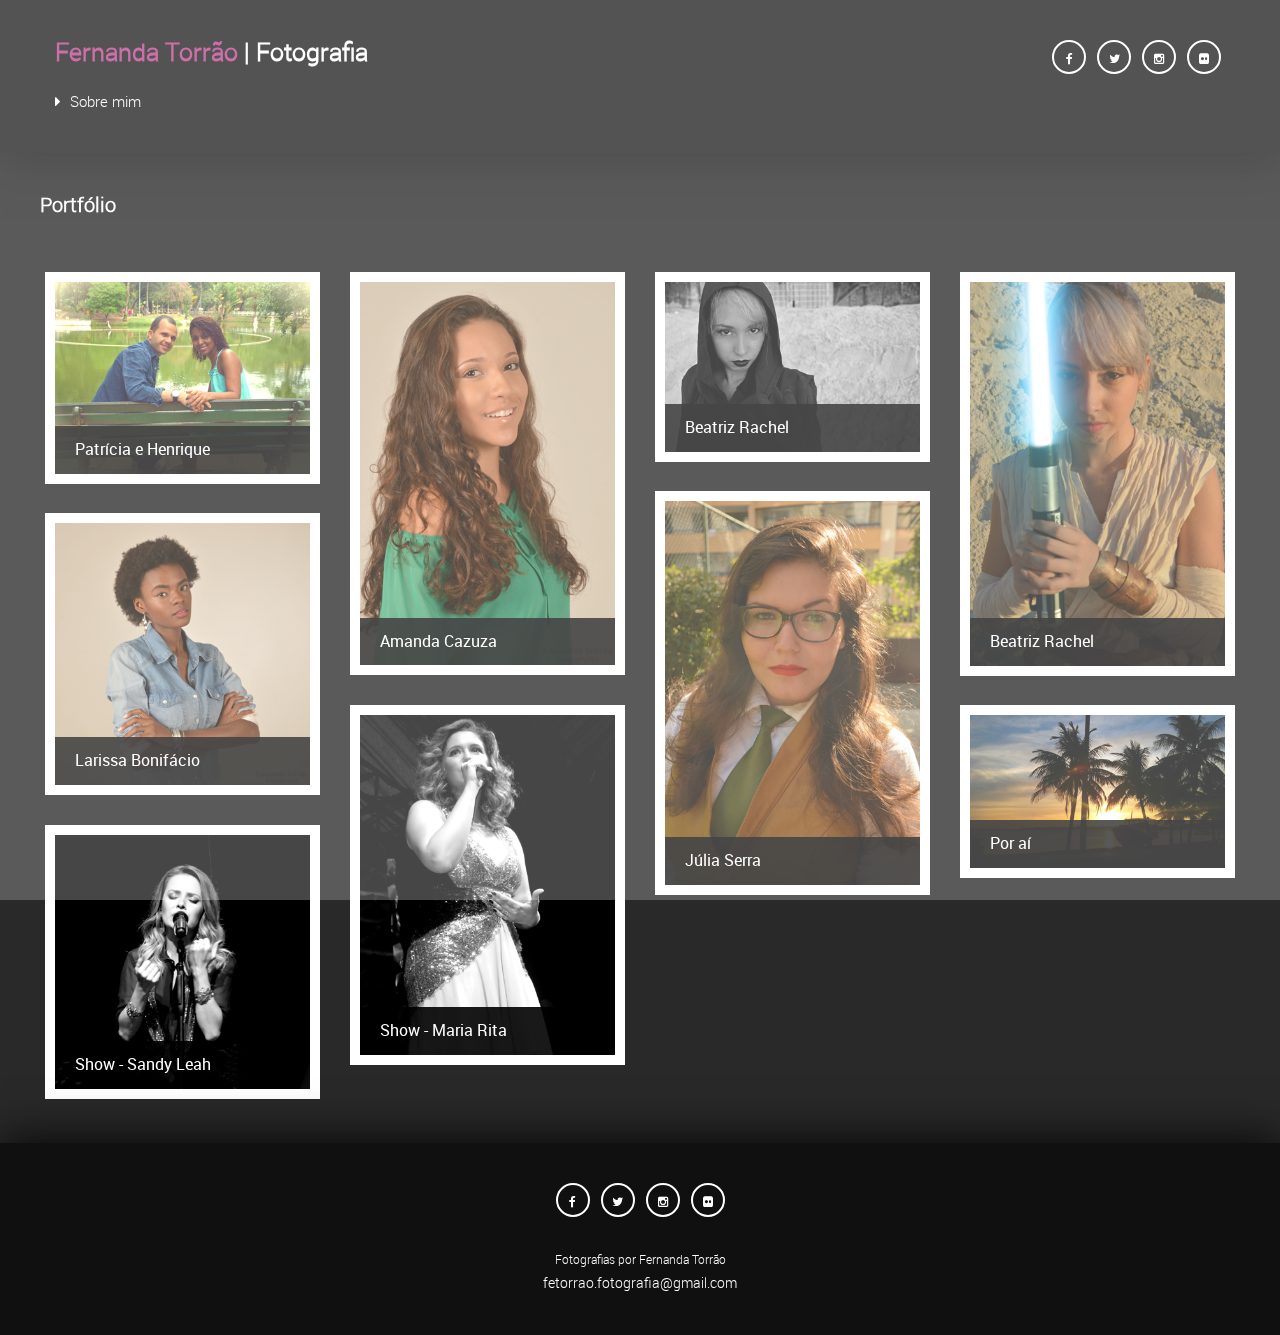
<file: index.html>
<!DOCTYPE html>
<!--[if lt IE 7]>      <html class="no-js lt-ie9 lt-ie8 lt-ie7"> <![endif]-->
<!--[if IE 7]>         <html class="no-js lt-ie9 lt-ie8"> <![endif]-->
<!--[if IE 8]>         <html class="no-js lt-ie9"> <![endif]-->
<!--[if gt IE 8]><!--> <html class="no-js"> <!--<![endif]-->
    <head>
        <meta charset="utf-8">
        <meta http-equiv="X-UA-Compatible" content="IE=edge">
        <title>Fernanda Torrão - Fotografia</title>
        <meta name="description" content="">
        <meta name="viewport" content="width=device-width, initial-scale=1">

        <link rel='shortcut icon' type='image/x-icon' href='favicon.ico' />
        <link rel="stylesheet" href="css/normalize.css">
        <link rel="stylesheet" href="css/font-awesome.css">
        <link rel="stylesheet" href="css/bootstrap.min.css">
        <link rel="stylesheet" href="css/templatemo-style.css">
        <script src="js/vendor/modernizr-2.6.2.min.js"></script>
    </head>
    <body>
        <!--[if lt IE 7]>
            <p class="browsehappy">You are using an <strong>outdated</strong> browser. Please <a href="http://browsehappy.com/">upgrade your browser</a> to improve your experience.</p>
        <![endif]-->

        <div id="loader-wrapper">
            <div id="loader"></div>
        </div>

        <div class="content-bg"></div>
        <div class="bg-overlay"></div>

        <div id="wrapper">
            <!-- SITE TOP -->
            <div class="site-top">
                <div class="site-header clearfix">
                    <div class="container">
                        <span class="site-title"><span class="name-site">Fernanda Torrão</span> | Fotografia</span>

                        <div class="social-icons pull-right">
                            <ul>
                                <li><a href="https://www.facebook.com/fernandatorrao" target="_blank" class="fa fa-facebook"></a></li>
                                <li><a href="https://twitter.com/fetorrao" target="_blank" class="fa fa-twitter"></a></li>
                                <li><a href="https://www.instagram.com/fetorrao/" target="_blank" class="fa fa-instagram"></a></li>
                                <li><a href="https://www.flickr.com/photos/133126302@N06/" target="_blank" class="fa fa-flickr"></a></li>
                            </ul>
                        </div>

                        <div class="menu-container">
                            <ul class="top-menu">
        						<li>
        							<a href="about.html"><i class="fa fa-caret-right"></i> Sobre mim</a>
        						</li>
        					</ul>
                        </div>

                    </div>
                </div> <!-- .site-header -->
            </div> <!-- .site-top -->

            <!-- MAIN POSTS -->
            <div class="main-posts">
                <div class="container-title">
                    Portfólio
                </div>
                <div class="container">
                    <div class="row posts-row">
                        <div class="blog-masonry masonry-true">
                            <div class="post-masonry col-md-3 col-sm-6">
                                <div class="post-thumb">
                                    <img src="images/pre_wedding_patricia_henrique/capa.png" alt="">
                                    <div class="title-over">
                                        <h4>Patrícia e Henrique</h4>
                                    </div>
                                    <a href="pre_wedding_patricia_henrique.html">
                                        <div class="post-hover text-center">
                                            <div class="inside">
                                                <h4>Patrícia e Henrique</h4>
                                                <p>Pré Wedding</p>
                                            </div>
                                        </div>
                                    </a>
                                </div>
                            </div> <!-- /.post-masonry -->
                            <div class="post-masonry col-md-3 col-sm-6">
                                <div class="post-thumb">
                                    <img src="images/amanda_cazuza/capa.png" alt="">
                                    <div class="title-over">
                                        <h4>Amanda Cazuza</h4>
                                    </div>
                                    <a href="album_amanda_cazuza.html">
                                        <div class="post-hover text-center">
                                            <div class="inside">
                                                <h4>Amanda Cazuza</h4>
                                                <p></p>
                                            </div>
                                        </div>
                                    </a>
                                </div>
                            </div> <!-- /.post-masonry -->
                            <div class="post-masonry col-md-3 col-sm-6">
                                <div class="post-thumb">
                                    <img src="images/beatriz_rachel_kylo/capa.png" alt="">
                                    <div class="title-over">
                                        <h4>Beatriz Rachel</h4>
                                    </div>
                                    <a href="album_beatriz_rachel_kylo_ren.html">
                                        <div class="post-hover text-center">
                                            <div class="inside">
                                                <h4>Beatriz Rachel</h4>
                                                <p>Cosplay Kylo Ren - Star Wars</p>
                                            </div>
                                        </div>
                                    </a>
                                </div>
                            </div> <!-- /.post-masonry -->
                            <div class="post-masonry col-md-3 col-sm-6">
                                <div class="post-thumb">
                                    <img src="images/beatriz_rachel_rey/capa.png" alt="">
                                    <div class="title-over">
                                        <h4>Beatriz Rachel</h4>
                                    </div>
                                    <a href="album_beatriz_rachel_rey.html">
                                        <div class="post-hover text-center">
                                            <div class="inside">
                                                <h4>Beatriz Rachel</h4>
                                                <p>Cosplay Rey - Star Wars</p>
                                            </div>
                                        </div>
                                    </a>
                                </div>
                            </div> <!-- /.post-masonry -->
                            <div class="post-masonry col-md-3 col-sm-6">
                                <div class="post-thumb">
                                    <img src="images/julia_serra/capa.png" alt="">
                                    <div class="title-over">
                                        <h4>Júlia Serra</h4>
                                    </div>
                                    <a href="album_julia_serra.html">
                                        <div class="post-hover text-center">
                                            <div class="inside">
                                                <h4>Júlia Serra</h4>
                                                <p>Cosplay Rosalind Lutece - Bioshock Infinite</p>
                                            </div>
                                        </div>
                                    </a>
                                </div>
                            </div> <!-- /.post-masonry -->
                            <div class="post-masonry col-md-3 col-sm-6">
                                <div class="post-thumb">
                                    <img src="images/larissa_bonifacio/capa.png" alt="">
                                    <div class="title-over">
                                        <h4>Larissa Bonifácio</h4>
                                    </div>
                                    <a href="album_larissa_bonifacio.html">
                                        <div class="post-hover text-center">
                                            <div class="inside">
                                                <h4>Larissa Bonifácio</h4>
                                                <p></p>
                                            </div>
                                        </div>
                                    </a>
                                </div>
                            </div> <!-- /.post-masonry -->
                            <div class="post-masonry col-md-3 col-sm-6">
                                <div class="post-thumb">
                                    <img src="images/maria_rita/capa.png" alt="">
                                    <div class="title-over">
                                        <h4>Show - Maria Rita</h4>
                                    </div>
                                    <a href="album_show_maria_rita.html">
                                        <div class="post-hover text-center">
                                            <div class="inside">
                                                <h4>Show - Maria Rita</h4>
                                                <p>Circo Voador/RJ - 12/09/2014</p>
                                            </div>
                                        </div>
                                    </a>
                                </div>
                            </div> <!-- /.post-masonry -->
                            <div class="post-masonry col-md-3 col-sm-6">
                                <div class="post-thumb">
                                    <img src="images/por_ai/capa.png" alt="">
                                    <div class="title-over">
                                        <h4>Por aí</h4>
                                    </div>
                                    <a href="album_por_ai.html">
                                        <div class="post-hover text-center">
                                            <div class="inside">
                                                <h4>Por aí</h4>
                                                <p></p>
                                            </div>
                                        </div>
                                    </a>
                                </div>
                            </div> <!-- /.post-masonry -->
                            <div class="post-masonry col-md-3 col-sm-6">
                                <div class="post-thumb">
                                    <img src="images/sandy_leah/capa.png" alt="">
                                    <div class="title-over">
                                        <h4>Show - Sandy Leah</h4>
                                    </div>
                                    <a href="album_show_sandy_leah.html">
                                        <div class="post-hover text-center">
                                            <div class="inside">
                                                <h4>Show - Sandy Leah</h4>
                                                <p>Vivo Rio/RJ - 20/05/2016</p>
                                            </div>
                                        </div>
                                    </a>
                                </div>
                            </div> <!-- /.post-masonry -->
                        </div>
                    </div>
                </div>
            </div>

            <!-- FOOTER -->
            <footer class="site-footer">
                <div class="container">
                    <div class="row">
                        <div class="col-md-12 text-center">
                            <div class="social-icons">
                                <ul>
                                    <li><a href="https://www.facebook.com/fernandatorrao" target="_blank" class="fa fa-facebook"></a></li>
                                    <li><a href="https://twitter.com/fetorrao" target="_blank" class="fa fa-twitter"></a></li>
                                    <li><a href="https://www.instagram.com/fetorrao/" target="_blank" class="fa fa-instagram"></a></li>
                                    <li><a href="https://www.flickr.com/photos/133126302@N06/" target="_blank" class="fa fa-flickr"></a></li>
                                </ul>
                            </div>
                        </div>
                    </div>
                    <div class="row">
                        <div class="col-md-12 text-center">
                            <p class="copyright-text">Fotografias por Fernanda Torrão</p>
                            <span>fetorrao.fotografia@gmail.com</span>
                        </div>
                    </div>
                </div>
            </footer>
        </div>

        <script src="js/vendor/jquery-1.10.2.min.js"></script>
        <script src="js/plugins.js"></script>
        <script src="js/main.js"></script>

        <!-- Preloader -->
        <script type="text/javascript">
            //<![CDATA[
            $(window).load(function() { // makes sure the whole site is loaded
                $('#loader').fadeOut(); // will first fade out the loading animation
                    $('#loader-wrapper').delay(350).fadeOut('slow'); // will fade out the white DIV that covers the website.
                $('body').delay(350).css({'overflow-y':'visible'});
            })
            //]]>
        </script>
    </body>
</html>
</file>
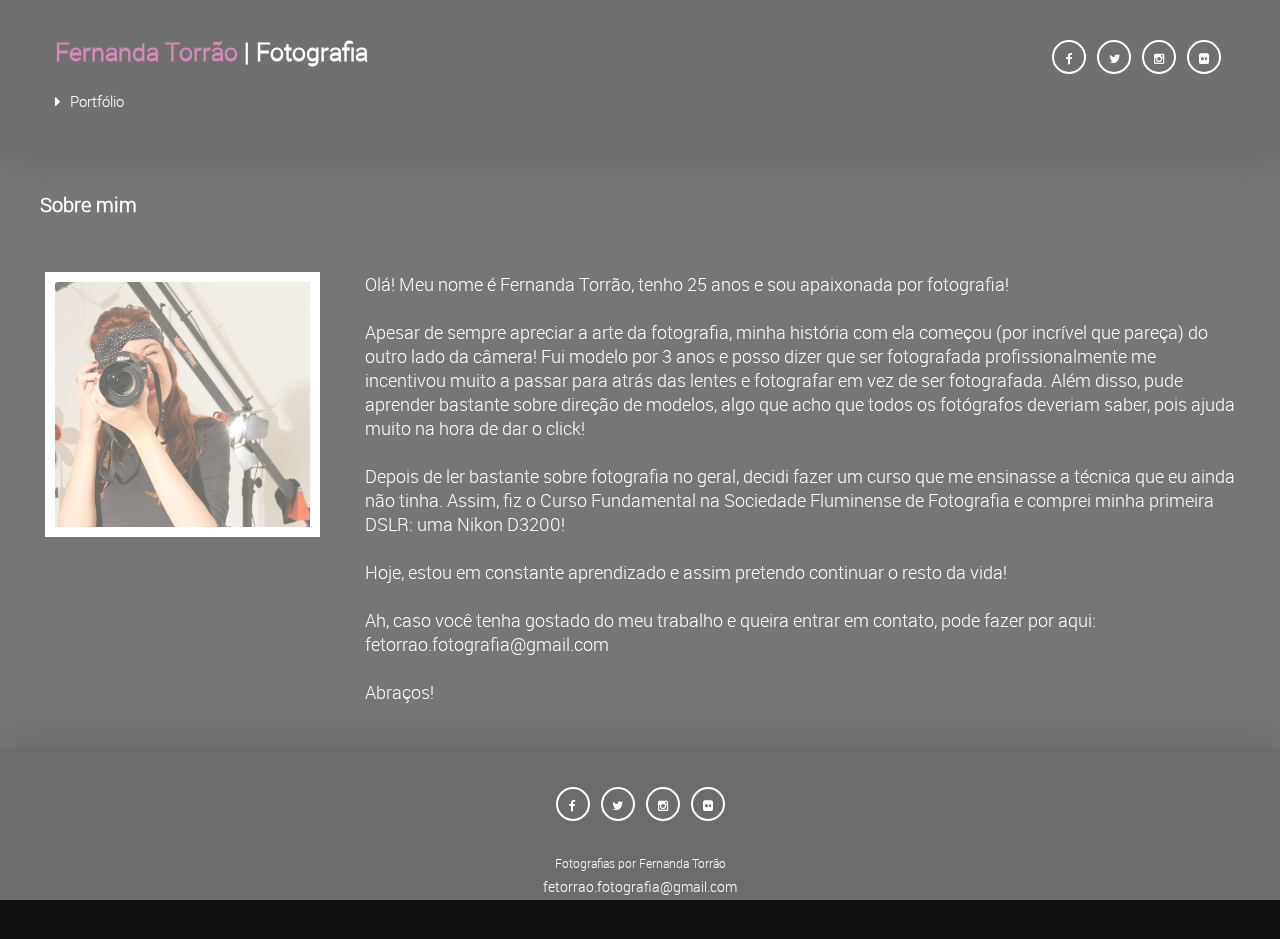
<file: about.html>
<!DOCTYPE html>
<!--[if lt IE 7]>      <html class="no-js lt-ie9 lt-ie8 lt-ie7"> <![endif]-->
<!--[if IE 7]>         <html class="no-js lt-ie9 lt-ie8"> <![endif]-->
<!--[if IE 8]>         <html class="no-js lt-ie9"> <![endif]-->
<!--[if gt IE 8]><!--> <html class="no-js"> <!--<![endif]-->
    <head>
        <meta charset="utf-8">
        <meta http-equiv="X-UA-Compatible" content="IE=edge">
        <title>Fernanda Torrão - Fotografia</title>
        <meta name="description" content="">
        <meta name="viewport" content="width=device-width, initial-scale=1">

        <link rel='shortcut icon' type='image/x-icon' href='favicon.ico' />
        <link rel="stylesheet" href="css/normalize.css">
        <link rel="stylesheet" href="css/font-awesome.css">
        <link rel="stylesheet" href="css/bootstrap.min.css">
        <link rel="stylesheet" href="css/templatemo-style.css">
        <script src="js/vendor/modernizr-2.6.2.min.js"></script>

    </head>
    <body>
        <!--[if lt IE 7]>
            <p class="browsehappy">You are using an <strong>outdated</strong> browser. Please <a href="http://browsehappy.com/">upgrade your browser</a> to improve your experience.</p>
        <![endif]-->

        <div id="loader-wrapper">
            <div id="loader"></div>
        </div>

        <div class="content-bg"></div>
        <div class="bg-overlay"></div>

        <div id="wrapper">
            <!-- SITE TOP -->
            <div class="site-top">
                <div class="site-header clearfix">
                    <div class="container">
                        <span class="site-title"><span class="name-site">Fernanda Torrão</span> | Fotografia</span>

                        <div class="social-icons pull-right">
                            <ul>
                                <li><a href="https://www.facebook.com/fernandatorrao" target="_blank" class="fa fa-facebook"></a></li>
                                <li><a href="https://twitter.com/fetorrao" target="_blank" class="fa fa-twitter"></a></li>
                                <li><a href="https://www.instagram.com/fetorrao/" target="_blank" class="fa fa-instagram"></a></li>
                                <li><a href="https://www.flickr.com/photos/133126302@N06/" target="_blank" class="fa fa-flickr"></a></li>
                            </ul>
                        </div>

                        <div class="menu-container">
                            <ul class="top-menu">
        						<li>
        							<a href="index.html"><i class="fa fa-caret-right"></i> Portfólio</a>
        						</li>
        					</ul>
                        </div>

                    </div>
                </div> <!-- .site-header -->
            </div> <!-- .site-top -->

            <!-- MAIN POSTS -->
            <div class="main-posts">
                <div class="container-title">
                    Sobre mim
                </div>
                <div class="container">
                    <div class="row posts-row">
                        <div class="post-masonry col-md-3 col-sm-6">
                            <div class="post-thumb">
                                <img src="images/perfil_img.png" alt="">
                            </div>
                        </div>

                        <div class="post-masonry about-description col-md-9 col-sm-6">
                            <span><p>Olá! Meu nome é Fernanda Torrão, tenho 25 anos e sou apaixonada por fotografia!</p><br />
                                  <p>Apesar de sempre apreciar a arte da fotografia, minha história com ela começou (por incrível que pareça)
                                     do outro lado da câmera! Fui modelo por 3 anos e posso dizer que ser fotografada profissionalmente me
                                     incentivou muito a passar para atrás das lentes e fotografar em vez de ser fotografada. Além disso,
                                     pude aprender bastante sobre direção de modelos, algo que acho que todos os fotógrafos deveriam saber,
                                     pois ajuda muito na hora de dar o click!</p><br />
                                    <p>Depois de ler bastante sobre fotografia no geral, decidi fazer um curso que me ensinasse a técnica que
                                       eu ainda não tinha. Assim, fiz o Curso Fundamental na Sociedade Fluminense de Fotografia e comprei minha
                                       primeira DSLR: uma Nikon D3200!</p><br />
                                    <p>Hoje, estou em constante aprendizado e assim pretendo continuar o resto da vida!</p><br />
                                    <p>Ah, caso você tenha gostado do meu trabalho e queira entrar em contato, pode fazer
                                       por aqui: fetorrao.fotografia@gmail.com</p><br />
                                    <p>Abraços!</p></span>
                        </div>
                    </div>
                </div>
            </div>

            <!-- FOOTER -->
            <footer class="site-footer">
                <div class="container">
                    <div class="row">
                        <div class="col-md-12 text-center">
                            <div class="social-icons">
                                <ul>
                                    <li><a href="https://www.facebook.com/fernandatorrao" target="_blank" class="fa fa-facebook"></a></li>
                                    <li><a href="https://twitter.com/fetorrao" target="_blank" class="fa fa-twitter"></a></li>
                                    <li><a href="https://www.instagram.com/fetorrao/" target="_blank" class="fa fa-instagram"></a></li>
                                    <li><a href="https://www.flickr.com/photos/133126302@N06/" target="_blank" class="fa fa-flickr"></a></li>
                                </ul>
                            </div>
                        </div>
                    </div>
                    <div class="row">
                        <div class="col-md-12 text-center">
                            <p class="copyright-text">Fotografias por Fernanda Torrão</p>
                            <span>fetorrao.fotografia@gmail.com</span>
                        </div>
                    </div>
                </div>
            </footer>
        </div>

        <script src="js/vendor/jquery-1.10.2.min.js"></script>
        <script src="js/plugins.js"></script>
        <script src="js/main.js"></script>

        <!-- Preloader -->
        <script type="text/javascript">
            //<![CDATA[
            $(window).load(function() { // makes sure the whole site is loaded
                $('#loader').fadeOut(); // will first fade out the loading animation
                    $('#loader-wrapper').delay(350).fadeOut('slow'); // will fade out the white DIV that covers the website.
                $('body').delay(350).css({'overflow-y':'visible'});
            })
            //]]>
        </script>
    </body>
</html>
</file>
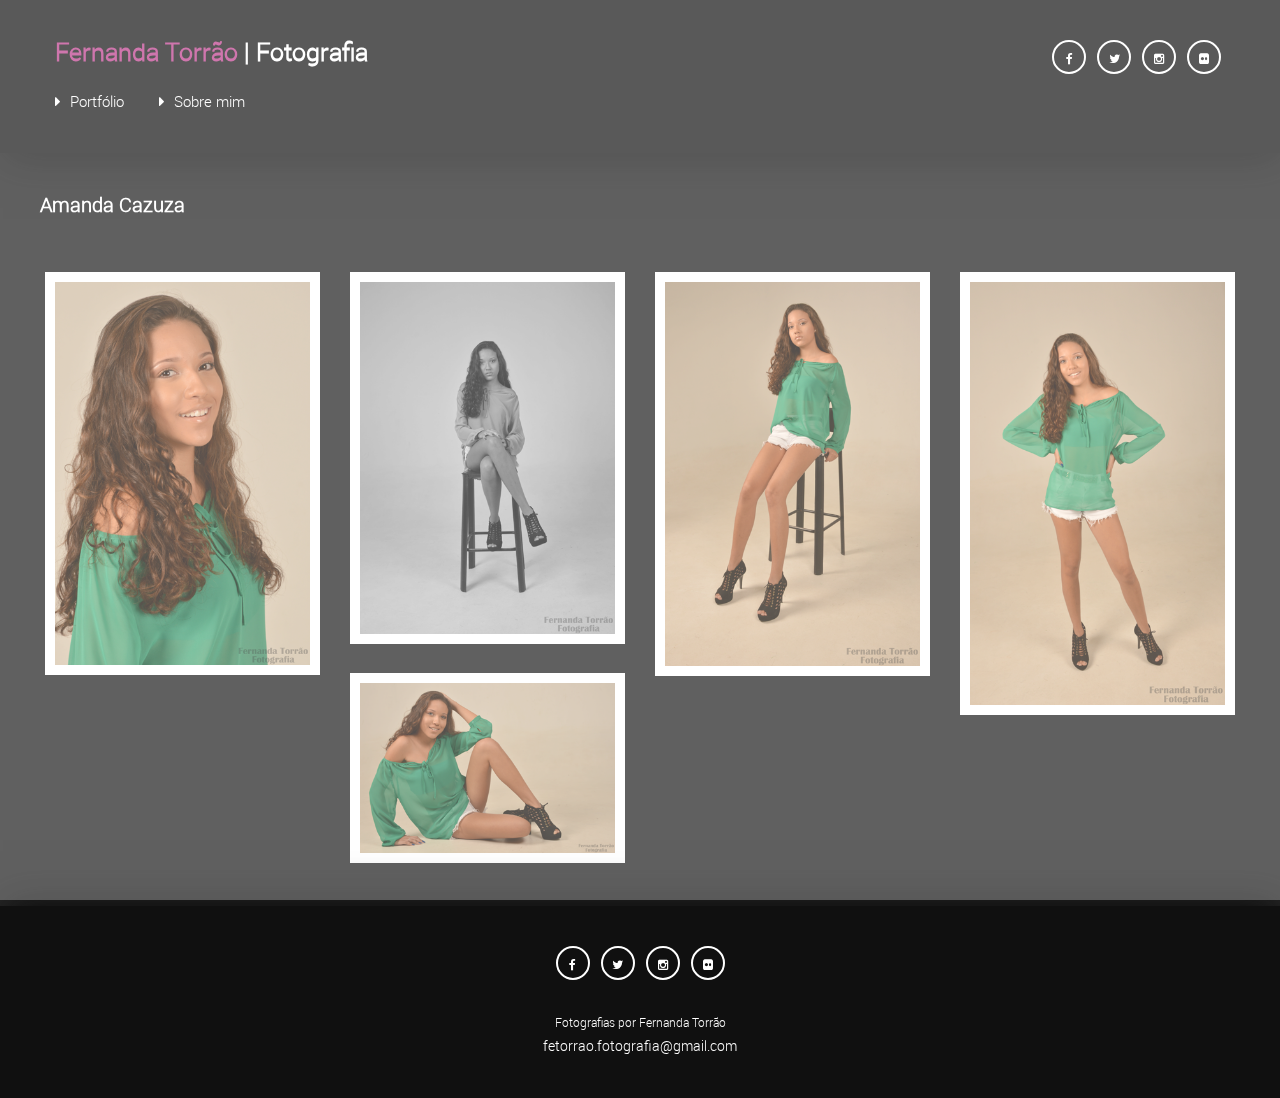
<file: album_amanda_cazuza.html>
<!DOCTYPE html>
<!--[if lt IE 7]>      <html class="no-js lt-ie9 lt-ie8 lt-ie7"> <![endif]-->
<!--[if IE 7]>         <html class="no-js lt-ie9 lt-ie8"> <![endif]-->
<!--[if IE 8]>         <html class="no-js lt-ie9"> <![endif]-->
<!--[if gt IE 8]><!--> <html class="no-js"> <!--<![endif]-->
    <head>
        <meta charset="utf-8">
        <meta http-equiv="X-UA-Compatible" content="IE=edge">
        <title>Fernanda Torrão - Fotografia</title>
        <meta name="description" content="">
        <meta name="viewport" content="width=device-width, initial-scale=1">

        <link rel='shortcut icon' type='image/x-icon' href='favicon.ico' />
        <link rel="stylesheet" href="css/normalize.css">
        <link rel="stylesheet" href="css/font-awesome.css">
        <link rel="stylesheet" href="css/bootstrap.min.css">
        <link rel="stylesheet" href="css/templatemo-style.css">
        <link rel="stylesheet" type="text/css" href="js/vendor/shadowbox/shadowbox.css">
        <script src="js/vendor/modernizr-2.6.2.min.js"></script>
    </head>
    <body>
        <!--[if lt IE 7]>
            <p class="browsehappy">You are using an <strong>outdated</strong> browser. Please <a href="http://browsehappy.com/">upgrade your browser</a> to improve your experience.</p>
        <![endif]-->

        <div id="loader-wrapper">
            <div id="loader"></div>
        </div>

        <div class="content-bg"></div>
        <div class="bg-overlay"></div>

        <div id="wrapper">
            <!-- SITE TOP -->
            <div class="site-top">
                <div class="site-header clearfix">
                    <div class="container">
                        <span class="site-title"><span class="name-site">Fernanda Torrão</span> | Fotografia</span>

                        <div class="social-icons pull-right">
                            <ul>
                                <li><a href="https://www.facebook.com/fernandatorrao" target="_blank" class="fa fa-facebook"></a></li>
                                <li><a href="https://twitter.com/fetorrao" target="_blank" class="fa fa-twitter"></a></li>
                                <li><a href="https://www.instagram.com/fetorrao/" target="_blank" class="fa fa-instagram"></a></li>
                                <li><a href="https://www.flickr.com/photos/133126302@N06/" target="_blank" class="fa fa-flickr"></a></li>
                            </ul>
                        </div>

                        <div class="menu-container">
                            <ul class="top-menu">
                                <li>
        							<a href="index.html"><i class="fa fa-caret-right"></i> Portfólio</a>
        						</li>
        						<li>
        							<a href="about.html"><i class="fa fa-caret-right"></i> Sobre mim</a>
        						</li>
        					</ul>
                        </div>

                    </div>
                </div> <!-- .site-header -->
            </div> <!-- .site-top -->

            <!-- MAIN POSTS -->
            <div class="main-posts">
                <div class="container-title">
                    Amanda Cazuza
                </div>
                <div class="container">
                    <div class="row posts-row">
                        <div class="blog-masonry masonry-true">
                            <div class="post-masonry col-md-3 col-sm-6">
                                <div class="post-thumb">
                                    <a href="images/amanda_cazuza/capa_hd.png" rel="shadowbox[fotos]" title="Foto 1">
                                        <img src="images/amanda_cazuza/capa.png" alt="Foto 1" title="Foto 1">
                                    </a>
                                </div>
                            </div> <!-- /.post-masonry -->

                            <div class="post-masonry col-md-3 col-sm-6">
                                <div class="post-thumb">
                                    <a href="images/amanda_cazuza/DSC_0105-1_hd.png" rel="shadowbox[fotos]" title="Foto 2">
                                        <img src="images/amanda_cazuza/DSC_0105-1.png" alt="Foto 2" title="Foto 2">
                                    </a>
                                </div>
                            </div> <!-- /.post-masonry -->

                            <div class="post-masonry col-md-3 col-sm-6">
                                <div class="post-thumb">
                                    <a href="images/amanda_cazuza/DSC_0108-1_hd.png" rel="shadowbox[fotos]" title="Foto 3">
                                        <img src="images/amanda_cazuza/DSC_0108-1.png" alt="Foto 3" title="Foto 3">
                                    </a>
                                </div>
                            </div> <!-- /.post-masonry -->

                            <div class="post-masonry col-md-3 col-sm-6">
                                <div class="post-thumb">
                                    <a href="images/amanda_cazuza/DSC_0111-1_hd.png" rel="shadowbox[fotos]" title="Foto 4">
                                        <img src="images/amanda_cazuza/DSC_0111-1.png" alt="Foto 4" title="Foto 4">
                                    </a>
                                </div>
                            </div> <!-- /.post-masonry -->

                            <div class="post-masonry col-md-3 col-sm-6">
                                <div class="post-thumb">
                                    <a href="images/amanda_cazuza/DSC_0115-1_hd.png" rel="shadowbox[fotos]" title="Foto 51">
                                        <img src="images/amanda_cazuza/DSC_0115-1.png" alt="Foto 5" title="Foto 5">
                                    </a>
                                </div>
                            </div> <!-- /.post-masonry -->
                        </div>
                    </div>
                </div>
            </div>

            <!-- FOOTER -->
            <footer class="site-footer">
                <div class="container">
                    <div class="row">
                        <div class="col-md-12 text-center">
                            <div class="social-icons">
                                <ul>
                                    <li><a href="https://www.facebook.com/fernandatorrao" target="_blank" class="fa fa-facebook"></a></li>
                                    <li><a href="https://twitter.com/fetorrao" target="_blank" class="fa fa-twitter"></a></li>
                                    <li><a href="https://www.instagram.com/fetorrao/" target="_blank" class="fa fa-instagram"></a></li>
                                    <li><a href="https://www.flickr.com/photos/133126302@N06/" target="_blank" class="fa fa-flickr"></a></li>
                                </ul>
                            </div>
                        </div>
                    </div>
                    <div class="row">
                        <div class="col-md-12 text-center">
                            <p class="copyright-text">Fotografias por Fernanda Torrão</p>
                            <span>fetorrao.fotografia@gmail.com</span>
                        </div>
                    </div>
                </div>
            </footer>
        </div>

        <script src="js/vendor/jquery-1.10.2.min.js"></script>
        <script src="js/plugins.js"></script>
        <script type="text/javascript" src="js/vendor/shadowbox/shadowbox.js"></script>
        <script src="js/main.js"></script>
        <script src="js/albuns.js"></script>

        <!-- Preloader -->
        <script type="text/javascript">
            //<![CDATA[
            $(window).load(function() { // makes sure the whole site is loaded
                $('#loader').fadeOut(); // will first fade out the loading animation
                    $('#loader-wrapper').delay(350).fadeOut('slow'); // will fade out the white DIV that covers the website.
                $('body').delay(350).css({'overflow-y':'visible'});
            })
            //]]>
        </script>
    </body>
</html>
</file>
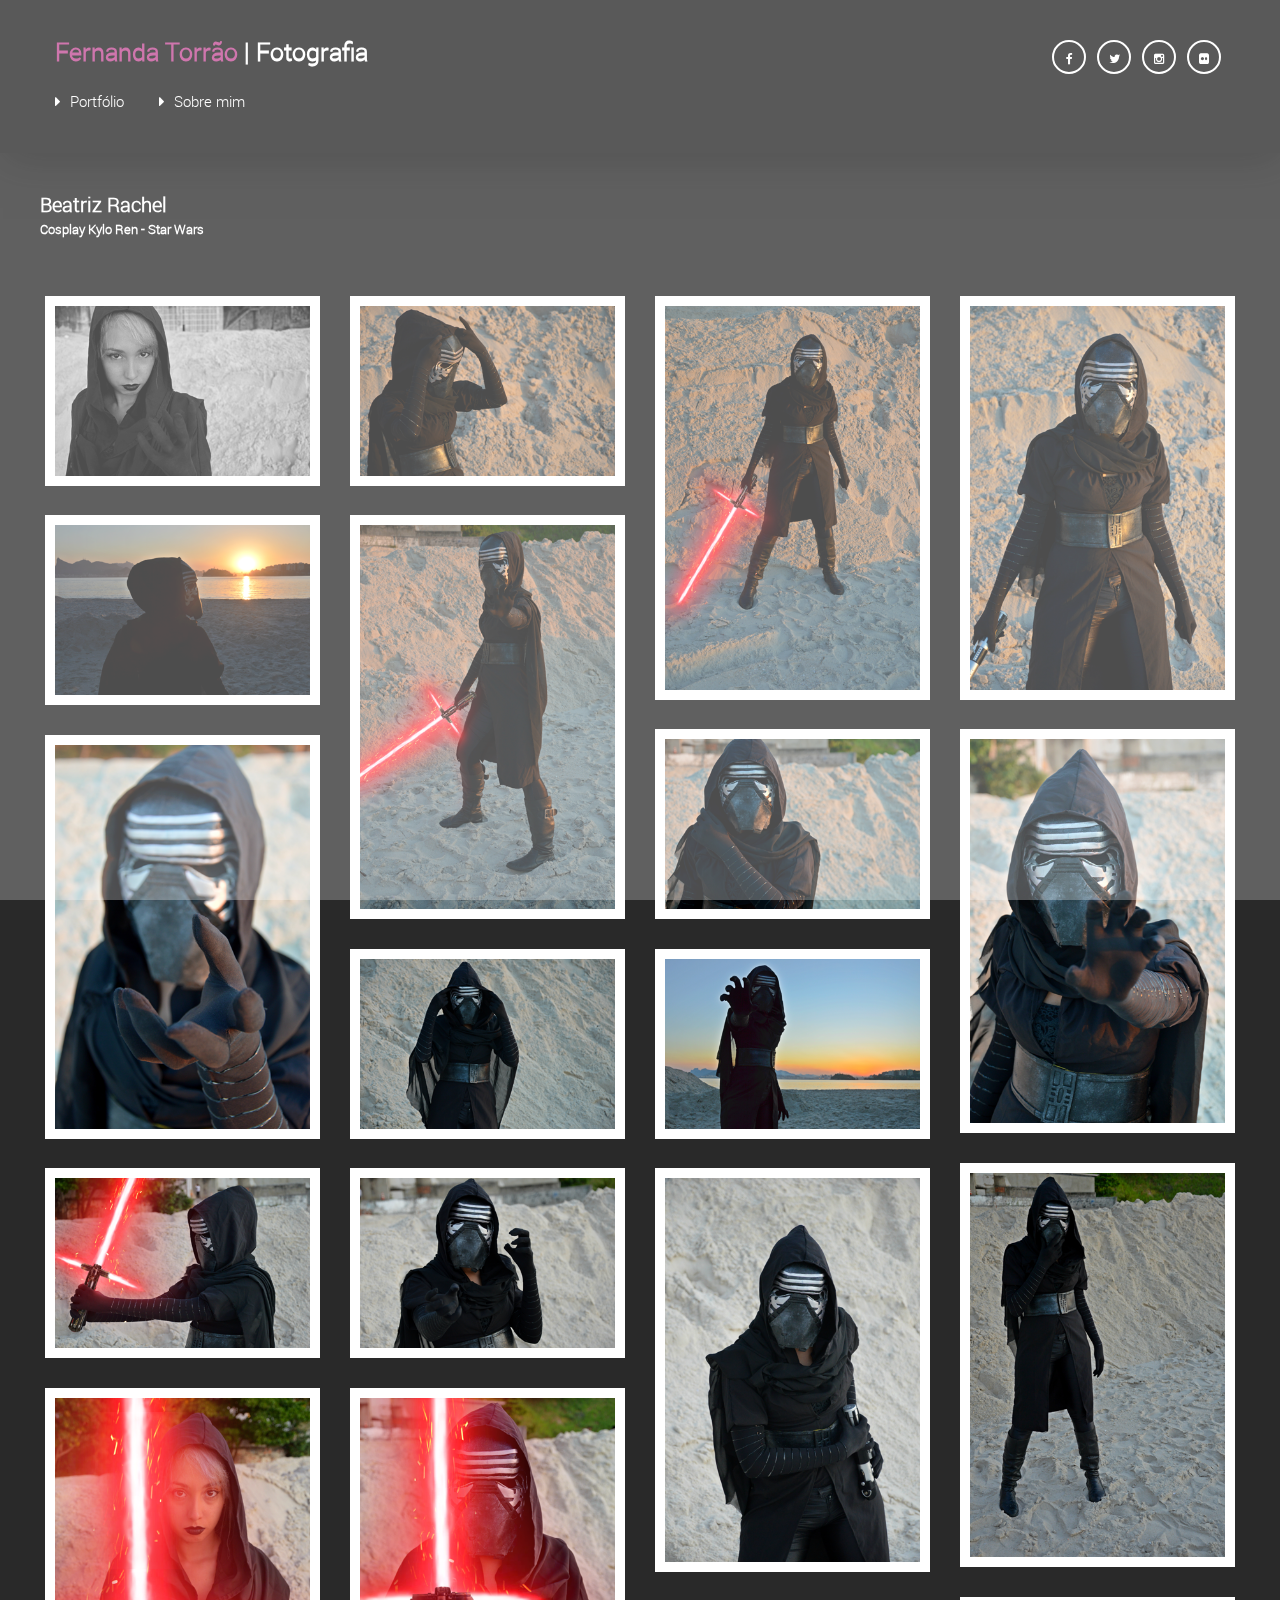
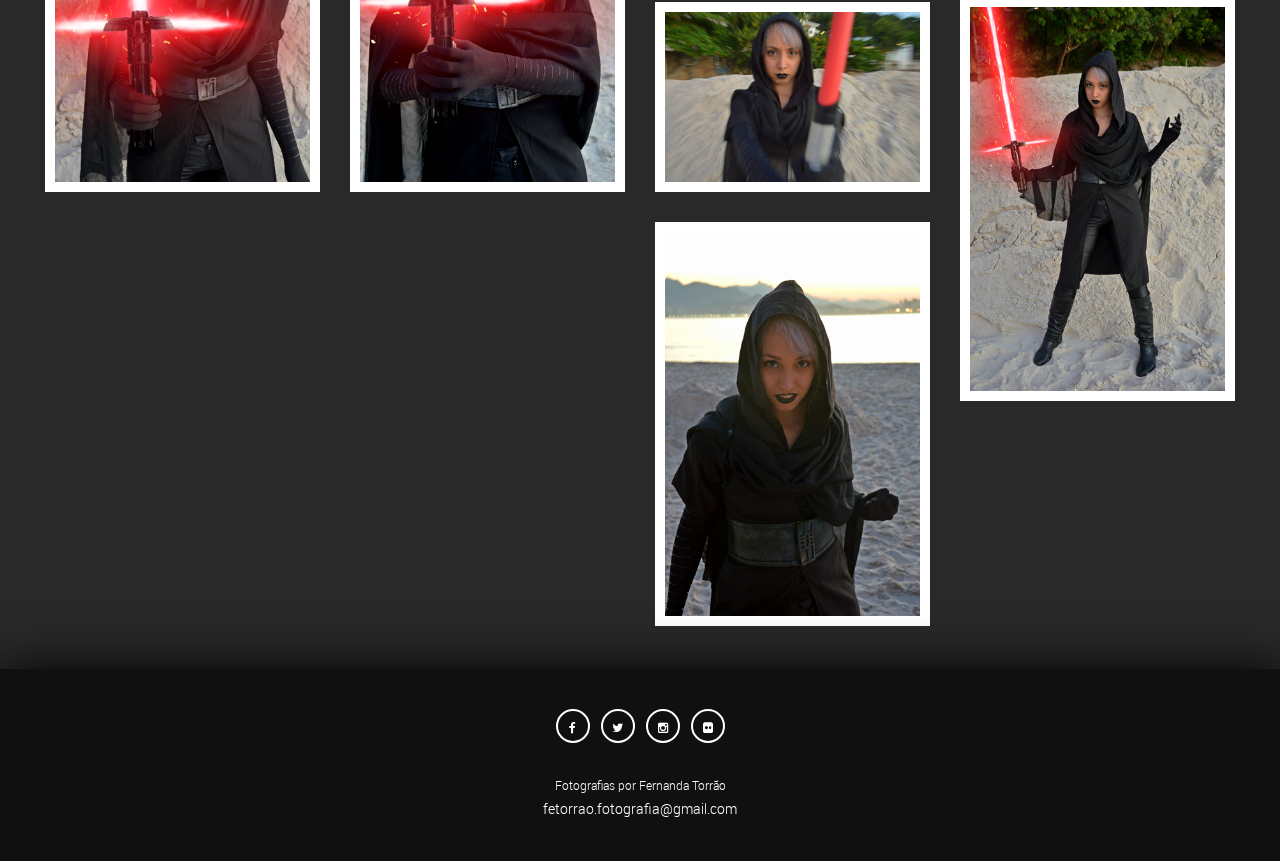
<file: album_beatriz_rachel_kylo_ren.html>
<!DOCTYPE html>
<!--[if lt IE 7]>      <html class="no-js lt-ie9 lt-ie8 lt-ie7"> <![endif]-->
<!--[if IE 7]>         <html class="no-js lt-ie9 lt-ie8"> <![endif]-->
<!--[if IE 8]>         <html class="no-js lt-ie9"> <![endif]-->
<!--[if gt IE 8]><!--> <html class="no-js"> <!--<![endif]-->
    <head>
        <meta charset="utf-8">
        <meta http-equiv="X-UA-Compatible" content="IE=edge">
        <title>Fernanda Torrão - Fotografia</title>
        <meta name="description" content="">
        <meta name="viewport" content="width=device-width, initial-scale=1">

        <link rel='shortcut icon' type='image/x-icon' href='favicon.ico' />
        <link rel="stylesheet" href="css/normalize.css">
        <link rel="stylesheet" href="css/font-awesome.css">
        <link rel="stylesheet" href="css/bootstrap.min.css">
        <link rel="stylesheet" href="css/templatemo-style.css">
        <link rel="stylesheet" type="text/css" href="js/vendor/shadowbox/shadowbox.css">
        <script src="js/vendor/modernizr-2.6.2.min.js"></script>
    </head>
    <body>
        <!--[if lt IE 7]>
            <p class="browsehappy">You are using an <strong>outdated</strong> browser. Please <a href="http://browsehappy.com/">upgrade your browser</a> to improve your experience.</p>
        <![endif]-->

        <div id="loader-wrapper">
            <div id="loader"></div>
        </div>

        <div class="content-bg"></div>
        <div class="bg-overlay"></div>

        <div id="wrapper">
            <!-- SITE TOP -->
            <div class="site-top">
                <div class="site-header clearfix">
                    <div class="container">
                        <span class="site-title"><span class="name-site">Fernanda Torrão</span> | Fotografia</span>

                        <div class="social-icons pull-right">
                            <ul>
                                <li><a href="https://www.facebook.com/fernandatorrao" target="_blank" class="fa fa-facebook"></a></li>
                                <li><a href="https://twitter.com/fetorrao" target="_blank" class="fa fa-twitter"></a></li>
                                <li><a href="https://www.instagram.com/fetorrao/" target="_blank" class="fa fa-instagram"></a></li>
                                <li><a href="https://www.flickr.com/photos/133126302@N06/" target="_blank" class="fa fa-flickr"></a></li>
                            </ul>
                        </div>

                        <div class="menu-container">
                            <ul class="top-menu">
                                <li>
        							<a href="index.html"><i class="fa fa-caret-right"></i> Portfólio</a>
        						</li>
        						<li>
        							<a href="about.html"><i class="fa fa-caret-right"></i> Sobre mim</a>
        						</li>
        					</ul>
                        </div>

                    </div>
                </div> <!-- .site-header -->
            </div> <!-- .site-top -->

            <!-- MAIN POSTS -->
            <div class="main-posts">
                <div class="container-title">
                    Beatriz Rachel
                    <p>Cosplay Kylo Ren - Star Wars</p>
                </div>
                <div class="container">
                    <div class="row posts-row">
                        <div class="blog-masonry masonry-true">
                            <div class="post-masonry col-md-3 col-sm-6">
                                <div class="post-thumb">
                                    <a href="images/beatriz_rachel_kylo/capa_hd.png" rel="shadowbox[fotos]" title="Foto 1">
                                        <img src="images/beatriz_rachel_kylo/capa.png" alt="Foto 1" title="Foto 1">
                                    </a>
                                </div>
                            </div> <!-- /.post-masonry -->

                            <div class="post-masonry col-md-3 col-sm-6">
                                <div class="post-thumb">
                                    <a href="images/beatriz_rachel_kylo/DSC_0320_hd.png" rel="shadowbox[fotos]" title="Foto 2">
                                        <img src="images/beatriz_rachel_kylo/DSC_0320.png" alt="Foto 2" title="Foto 2">
                                    </a>
                                </div>
                            </div> <!-- /.post-masonry -->

                            <div class="post-masonry col-md-3 col-sm-6">
                                <div class="post-thumb">
                                    <a href="images/beatriz_rachel_kylo/DSC_0321_s_hd.png" rel="shadowbox[fotos]" title="Foto 3">
                                        <img src="images/beatriz_rachel_kylo/DSC_0321_s.png" alt="Foto 3" title="Foto 3">
                                    </a>
                                </div>
                            </div> <!-- /.post-masonry -->

                            <div class="post-masonry col-md-3 col-sm-6">
                                <div class="post-thumb">
                                    <a href="images/beatriz_rachel_kylo/DSC_0322_hd.png" rel="shadowbox[fotos]" title="Foto 4">
                                        <img src="images/beatriz_rachel_kylo/DSC_0322.png" alt="Foto 4" title="Foto 4">
                                    </a>
                                </div>
                            </div> <!-- /.post-masonry -->

                            <div class="post-masonry col-md-3 col-sm-6">
                                <div class="post-thumb">
                                    <a href="images/beatriz_rachel_kylo/DSC_0327_hd.png" rel="shadowbox[fotos]" title="Foto 5">
                                        <img src="images/beatriz_rachel_kylo/DSC_0327.png" alt="Foto 5" title="Foto 5">
                                    </a>
                                </div>
                            </div> <!-- /.post-masonry -->

                            <div class="post-masonry col-md-3 col-sm-6">
                                <div class="post-thumb">
                                    <a href="images/beatriz_rachel_kylo/DSC_0330_s_hd.png" rel="shadowbox[fotos]" title="Foto 6">
                                        <img src="images/beatriz_rachel_kylo/DSC_0330_s.png" alt="Foto 6" title="Foto 6">
                                    </a>
                                </div>
                            </div> <!-- /.post-masonry -->

                            <div class="post-masonry col-md-3 col-sm-6">
                                <div class="post-thumb">
                                    <a href="images/beatriz_rachel_kylo/DSC_0334_hd.png" rel="shadowbox[fotos]" title="Foto 7">
                                        <img src="images/beatriz_rachel_kylo/DSC_0334.png" alt="Foto 7" title="Foto 7">
                                    </a>
                                </div>
                            </div> <!-- /.post-masonry -->

                            <div class="post-masonry col-md-3 col-sm-6">
                                <div class="post-thumb">
                                    <a href="images/beatriz_rachel_kylo/DSC_0335_hd.png" rel="shadowbox[fotos]" title="Foto 8">
                                        <img src="images/beatriz_rachel_kylo/DSC_0335.png" alt="Foto 8" title="Foto 8">
                                    </a>
                                </div>
                            </div> <!-- /.post-masonry -->

                            <div class="post-masonry col-md-3 col-sm-6">
                                <div class="post-thumb">
                                    <a href="images/beatriz_rachel_kylo/DSC_0337_hd.png" rel="shadowbox[fotos]" title="Foto 9">
                                        <img src="images/beatriz_rachel_kylo/DSC_0337.png" alt="Foto 9" title="Foto 9">
                                    </a>
                                </div>
                            </div> <!-- /.post-masonry -->

                            <div class="post-masonry col-md-3 col-sm-6">
                                <div class="post-thumb">
                                    <a href="images/beatriz_rachel_kylo/DSC_0342_hd.png" rel="shadowbox[fotos]" title="Foto 10">
                                        <img src="images/beatriz_rachel_kylo/DSC_0342.png" alt="Foto 10" title="Foto 10">
                                    </a>
                                </div>
                            </div> <!-- /.post-masonry -->

                            <div class="post-masonry col-md-3 col-sm-6">
                                <div class="post-thumb">
                                    <a href="images/beatriz_rachel_kylo/DSC_0351_hd.png" rel="shadowbox[fotos]" title="Foto 11">
                                        <img src="images/beatriz_rachel_kylo/DSC_0351.png" alt="Foto 11" title="Foto 11">
                                    </a>
                                </div>
                            </div> <!-- /.post-masonry -->

                            <div class="post-masonry col-md-3 col-sm-6">
                                <div class="post-thumb">
                                    <a href="images/beatriz_rachel_kylo/DSC_0354_hd.png" rel="shadowbox[fotos]" title="Foto 12">
                                        <img src="images/beatriz_rachel_kylo/DSC_0354.png" alt="Foto 12" title="Foto 12">
                                    </a>
                                </div>
                            </div> <!-- /.post-masonry -->

                            <div class="post-masonry col-md-3 col-sm-6">
                                <div class="post-thumb">
                                    <a href="images/beatriz_rachel_kylo/DSC_0355_hd.png" rel="shadowbox[fotos]" title="Foto 13">
                                        <img src="images/beatriz_rachel_kylo/DSC_0355.png" alt="Foto 13" title="Foto 13">
                                    </a>
                                </div>
                            </div> <!-- /.post-masonry -->

                            <div class="post-masonry col-md-3 col-sm-6">
                                <div class="post-thumb">
                                    <a href="images/beatriz_rachel_kylo/DSC_0361_hd.png" rel="shadowbox[fotos]" title="Foto 14">
                                        <img src="images/beatriz_rachel_kylo/DSC_0361.png" alt="Foto 14" title="Foto 14">
                                    </a>
                                </div>
                            </div> <!-- /.post-masonry -->

                            <div class="post-masonry col-md-3 col-sm-6">
                                <div class="post-thumb">
                                    <a href="images/beatriz_rachel_kylo/DSC_0366_s_hd.png" rel="shadowbox[fotos]" title="Foto 15">
                                        <img src="images/beatriz_rachel_kylo/DSC_0366_s.png" alt="Foto 15" title="Foto 15">
                                    </a>
                                </div>
                            </div> <!-- /.post-masonry -->

                            <div class="post-masonry col-md-3 col-sm-6">
                                <div class="post-thumb">
                                    <a href="images/beatriz_rachel_kylo/DSC_0373_s_hd.png" rel="shadowbox[fotos]" title="Foto 16">
                                        <img src="images/beatriz_rachel_kylo/DSC_0373_s.png" alt="Foto 16" title="Foto 16">
                                    </a>
                                </div>
                            </div> <!-- /.post-masonry -->

                            <div class="post-masonry col-md-3 col-sm-6">
                                <div class="post-thumb">
                                    <a href="images/beatriz_rachel_kylo/DSC_0378_s_hd.png" rel="shadowbox[fotos]" title="Foto 18">
                                        <img src="images/beatriz_rachel_kylo/DSC_0378_s.png" alt="Foto 18" title="Foto 18">
                                    </a>
                                </div>
                            </div> <!-- /.post-masonry -->

                            <div class="post-masonry col-md-3 col-sm-6">
                                <div class="post-thumb">
                                    <a href="images/beatriz_rachel_kylo/DSC_0380_s_hd.png" rel="shadowbox[fotos]" title="Foto 19">
                                        <img src="images/beatriz_rachel_kylo/DSC_0380_s.png" alt="Foto 19" title="Foto 19">
                                    </a>
                                </div>
                            </div> <!-- /.post-masonry -->

                            <div class="post-masonry col-md-3 col-sm-6">
                                <div class="post-thumb">
                                    <a href="images/beatriz_rachel_kylo/DSC_0392_hd.png" rel="shadowbox[fotos]" title="Foto 20">
                                        <img src="images/beatriz_rachel_kylo/DSC_0392.png" alt="Foto 20" title="Foto 20">
                                    </a>
                                </div>
                            </div> <!-- /.post-masonry -->

                            <div class="post-masonry col-md-3 col-sm-6">
                                <div class="post-thumb">
                                    <a href="images/beatriz_rachel_kylo/DSC_0394_hd.png" rel="shadowbox[fotos]" title="Foto 21">
                                        <img src="images/beatriz_rachel_kylo/DSC_0394.png" alt="Foto 21" title="Foto 21">
                                    </a>
                                </div>
                            </div> <!-- /.post-masonry -->
                        </div>
                    </div>
                </div>
            </div>

            <!-- FOOTER -->
            <footer class="site-footer">
                <div class="container">
                    <div class="row">
                        <div class="col-md-12 text-center">
                            <div class="social-icons">
                                <ul>
                                    <li><a href="https://www.facebook.com/fernandatorrao" target="_blank" class="fa fa-facebook"></a></li>
                                    <li><a href="https://twitter.com/fetorrao" target="_blank" class="fa fa-twitter"></a></li>
                                    <li><a href="https://www.instagram.com/fetorrao/" target="_blank" class="fa fa-instagram"></a></li>
                                    <li><a href="https://www.flickr.com/photos/133126302@N06/" target="_blank" class="fa fa-flickr"></a></li>
                                </ul>
                            </div>
                        </div>
                    </div>
                    <div class="row">
                        <div class="col-md-12 text-center">
                            <p class="copyright-text">Fotografias por Fernanda Torrão</p>
                            <span>fetorrao.fotografia@gmail.com</span>
                        </div>
                    </div>
                </div>
            </footer>
        </div>

        <script src="js/vendor/jquery-1.10.2.min.js"></script>
        <script src="js/plugins.js"></script>
        <script type="text/javascript" src="js/vendor/shadowbox/shadowbox.js"></script>
        <script src="js/main.js"></script>
        <script src="js/albuns.js"></script>

        <!-- Preloader -->
        <script type="text/javascript">
            //<![CDATA[
            $(window).load(function() { // makes sure the whole site is loaded
                $('#loader').fadeOut(); // will first fade out the loading animation
                    $('#loader-wrapper').delay(350).fadeOut('slow'); // will fade out the white DIV that covers the website.
                $('body').delay(350).css({'overflow-y':'visible'});
            })
            //]]>
        </script>
    </body>
</html>
</file>
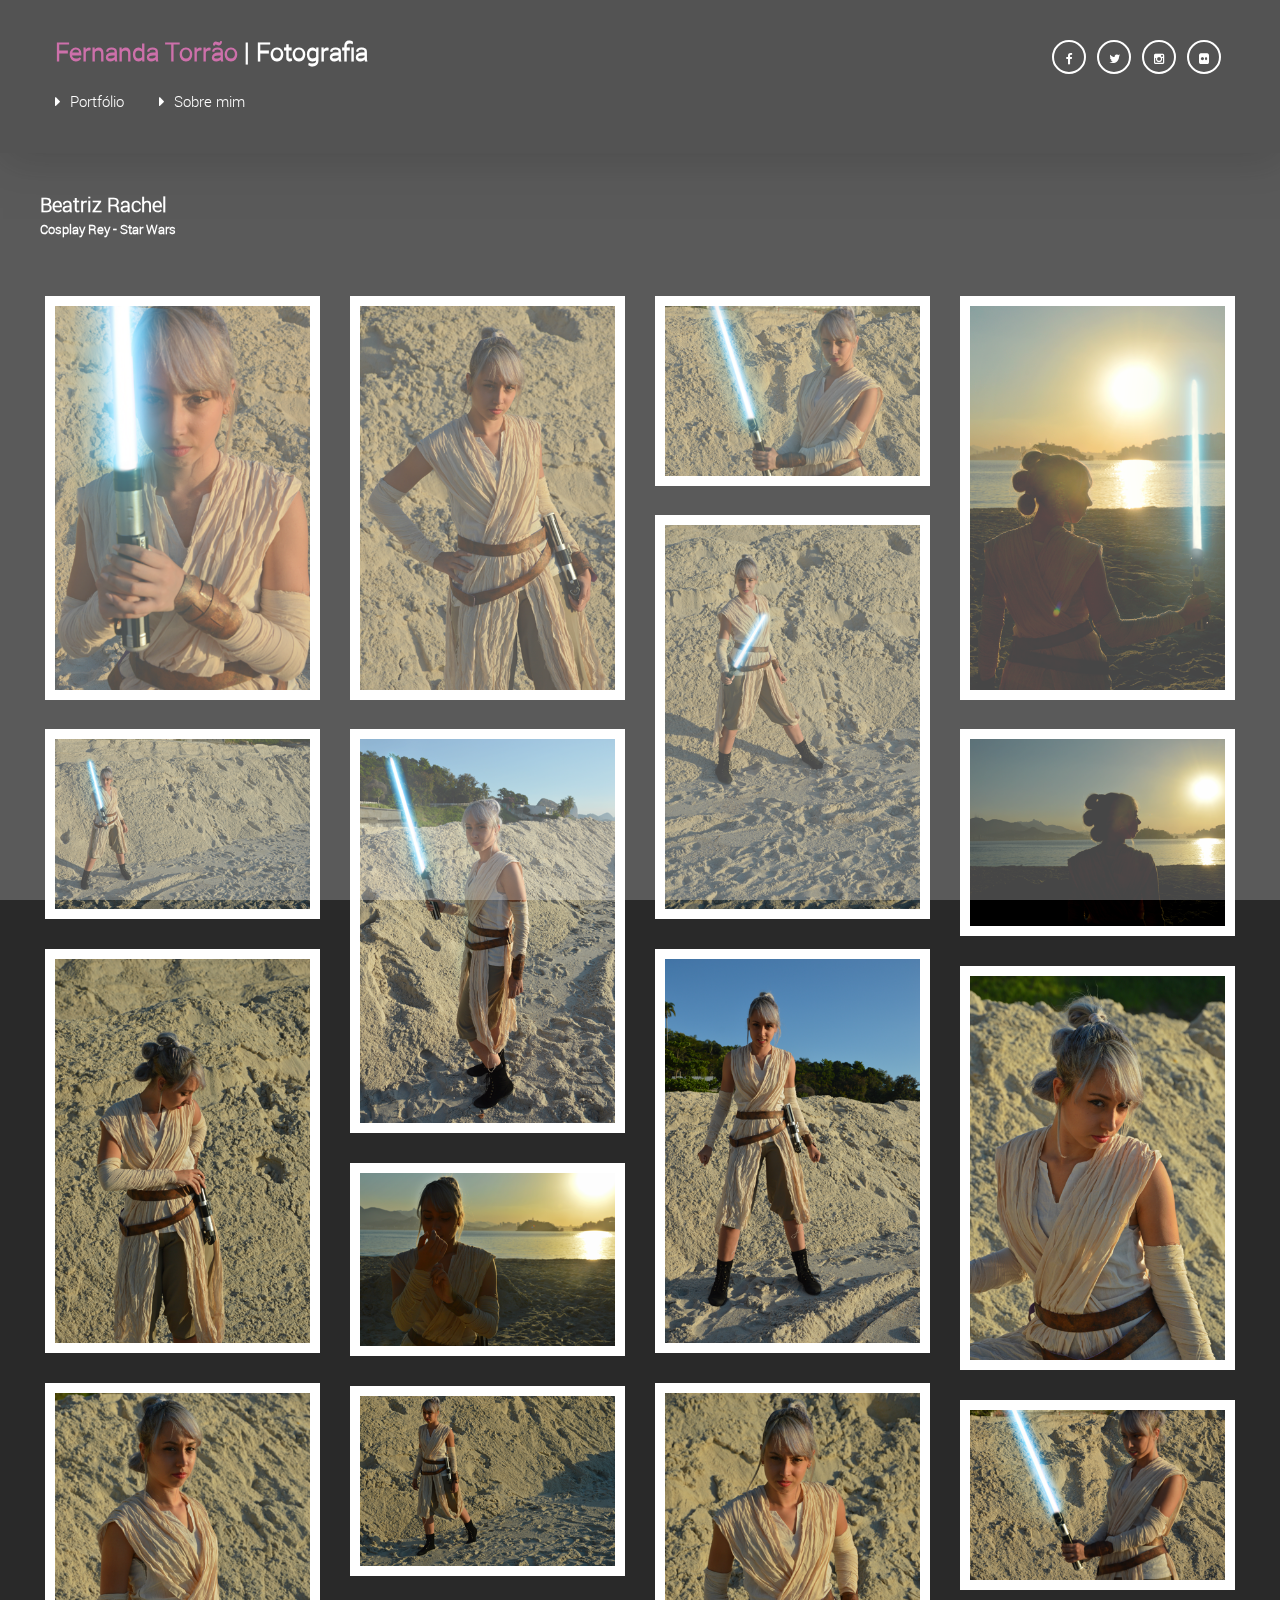
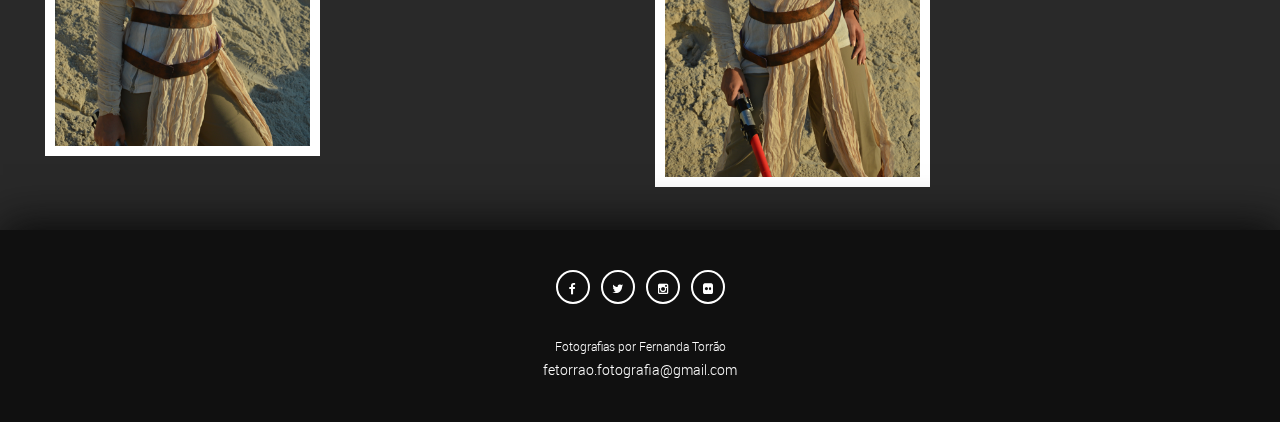
<file: album_beatriz_rachel_rey.html>
<!DOCTYPE html>
<!--[if lt IE 7]>      <html class="no-js lt-ie9 lt-ie8 lt-ie7"> <![endif]-->
<!--[if IE 7]>         <html class="no-js lt-ie9 lt-ie8"> <![endif]-->
<!--[if IE 8]>         <html class="no-js lt-ie9"> <![endif]-->
<!--[if gt IE 8]><!--> <html class="no-js"> <!--<![endif]-->
    <head>
        <meta charset="utf-8">
        <meta http-equiv="X-UA-Compatible" content="IE=edge">
        <title>Fernanda Torrão - Fotografia</title>
        <meta name="description" content="">
        <meta name="viewport" content="width=device-width, initial-scale=1">

        <link rel='shortcut icon' type='image/x-icon' href='favicon.ico' />
        <link rel="stylesheet" href="css/normalize.css">
        <link rel="stylesheet" href="css/font-awesome.css">
        <link rel="stylesheet" href="css/bootstrap.min.css">
        <link rel="stylesheet" href="css/templatemo-style.css">
        <link rel="stylesheet" type="text/css" href="js/vendor/shadowbox/shadowbox.css">
        <script src="js/vendor/modernizr-2.6.2.min.js"></script>
    </head>
    <body>
        <!--[if lt IE 7]>
            <p class="browsehappy">You are using an <strong>outdated</strong> browser. Please <a href="http://browsehappy.com/">upgrade your browser</a> to improve your experience.</p>
        <![endif]-->

        <div id="loader-wrapper">
            <div id="loader"></div>
        </div>

        <div class="content-bg"></div>
        <div class="bg-overlay"></div>

        <div id="wrapper">
            <!-- SITE TOP -->
            <div class="site-top">
                <div class="site-header clearfix">
                    <div class="container">
                        <span class="site-title"><span class="name-site">Fernanda Torrão</span> | Fotografia</span>

                        <div class="social-icons pull-right">
                            <ul>
                                <li><a href="https://www.facebook.com/fernandatorrao" target="_blank" class="fa fa-facebook"></a></li>
                                <li><a href="https://twitter.com/fetorrao" target="_blank" class="fa fa-twitter"></a></li>
                                <li><a href="https://www.instagram.com/fetorrao/" target="_blank" class="fa fa-instagram"></a></li>
                                <li><a href="https://www.flickr.com/photos/133126302@N06/" target="_blank" class="fa fa-flickr"></a></li>
                            </ul>
                        </div>

                        <div class="menu-container">
                            <ul class="top-menu">
                                <li>
        							<a href="index.html"><i class="fa fa-caret-right"></i> Portfólio</a>
        						</li>
        						<li>
        							<a href="about.html"><i class="fa fa-caret-right"></i> Sobre mim</a>
        						</li>
        					</ul>
                        </div>

                    </div>
                </div> <!-- .site-header -->
            </div> <!-- .site-top -->

            <!-- MAIN POSTS -->
            <div class="main-posts">
                <div class="container-title">
                    Beatriz Rachel
                    <p>Cosplay Rey - Star Wars</p>
                </div>
                <div class="container">
                    <div class="row posts-row">
                        <div class="blog-masonry masonry-true">
                            <div class="post-masonry col-md-3 col-sm-6">
                                <div class="post-thumb">
                                    <a href="images/beatriz_rachel_rey/capa_hd.png" rel="shadowbox[fotos]" title="Foto 1">
                                        <img src="images/beatriz_rachel_rey/capa.png" alt="Foto 1" title="Foto 1">
                                    </a>
                                </div>
                            </div> <!-- /.post-masonry -->

                            <div class="post-masonry col-md-3 col-sm-6">
                                <div class="post-thumb">
                                    <a href="images/beatriz_rachel_rey/DSC_0301_hd.png" rel="shadowbox[fotos]" title="Foto 2">
                                        <img src="images/beatriz_rachel_rey/DSC_0301.png" alt="Foto 2" title="Foto 2">
                                    </a>
                                </div>
                            </div> <!-- /.post-masonry -->

                            <div class="post-masonry col-md-3 col-sm-6">
                                <div class="post-thumb">
                                    <a href="images/beatriz_rachel_rey/01_hd.png" rel="shadowbox[fotos]" title="Foto 3">
                                        <img src="images/beatriz_rachel_rey/01.png" alt="Foto 3" title="Foto 3">
                                    </a>
                                </div>
                            </div> <!-- /.post-masonry -->

                            <div class="post-masonry col-md-3 col-sm-6">
                                <div class="post-thumb">
                                    <a href="images/beatriz_rachel_rey/02_hd.png" rel="shadowbox[fotos]" title="Foto 4">
                                        <img src="images/beatriz_rachel_rey/02.png" alt="Foto 4" title="Foto 4">
                                    </a>
                                </div>
                            </div> <!-- /.post-masonry -->

                            <div class="post-masonry col-md-3 col-sm-6">
                                <div class="post-thumb">
                                    <a href="images/beatriz_rachel_rey/04_hd.png" rel="shadowbox[fotos]" title="Foto 5">
                                        <img src="images/beatriz_rachel_rey/04.png" alt="Foto 5" title="Foto 5">
                                    </a>
                                </div>
                            </div> <!-- /.post-masonry -->

                            <div class="post-masonry col-md-3 col-sm-6">
                                <div class="post-thumb">
                                    <a href="images/beatriz_rachel_rey/07_hd.png" rel="shadowbox[fotos]" title="Foto 6">
                                        <img src="images/beatriz_rachel_rey/07.png" alt="Foto 6" title="Foto 6">
                                    </a>
                                </div>
                            </div> <!-- /.post-masonry -->

                            <div class="post-masonry col-md-3 col-sm-6">
                                <div class="post-thumb">
                                    <a href="images/beatriz_rachel_rey/13_hd.png" rel="shadowbox[fotos]" title="Foto 7">
                                        <img src="images/beatriz_rachel_rey/13.png" alt="Foto 7" title="Foto 7">
                                    </a>
                                </div>
                            </div> <!-- /.post-masonry -->

                            <div class="post-masonry col-md-3 col-sm-6">
                                <div class="post-thumb">
                                    <a href="images/beatriz_rachel_rey/DSC_0262_hd.png" rel="shadowbox[fotos]" title="Foto 8">
                                        <img src="images/beatriz_rachel_rey/DSC_0262.png" alt="Foto 8" title="Foto 8">
                                    </a>
                                </div>
                            </div> <!-- /.post-masonry -->

                            <div class="post-masonry col-md-3 col-sm-6">
                                <div class="post-thumb">
                                    <a href="images/beatriz_rachel_rey/DSC_0271_hd.png" rel="shadowbox[fotos]" title="Foto 9">
                                        <img src="images/beatriz_rachel_rey/DSC_0271.png" alt="Foto 9" title="Foto 9">
                                    </a>
                                </div>
                            </div> <!-- /.post-masonry -->

                            <div class="post-masonry col-md-3 col-sm-6">
                                <div class="post-thumb">
                                    <a href="images/beatriz_rachel_rey/DSC_0274_hd.png" rel="shadowbox[fotos]" title="Foto 10">
                                        <img src="images/beatriz_rachel_rey/DSC_0274.png" alt="Foto 10" title="Foto 10">
                                    </a>
                                </div>
                            </div> <!-- /.post-masonry -->

                            <div class="post-masonry col-md-3 col-sm-6">
                                <div class="post-thumb">
                                    <a href="images/beatriz_rachel_rey/DSC_0279_hd.png" rel="shadowbox[fotos]" title="Foto 11">
                                        <img src="images/beatriz_rachel_rey/DSC_0279.png" alt="Foto 11" title="Foto 11">
                                    </a>
                                </div>
                            </div> <!-- /.post-masonry -->

                            <div class="post-masonry col-md-3 col-sm-6">
                                <div class="post-thumb">
                                    <a href="images/beatriz_rachel_rey/DSC_0303_hd.png" rel="shadowbox[fotos]" title="Foto 12">
                                        <img src="images/beatriz_rachel_rey/DSC_0303.png" alt="Foto 12" title="Foto 12">
                                    </a>
                                </div>
                            </div> <!-- /.post-masonry -->

                            <div class="post-masonry col-md-3 col-sm-6">
                                <div class="post-thumb">
                                    <a href="images/beatriz_rachel_rey/DSC_0282_hd.png" rel="shadowbox[fotos]" title="Foto 13">
                                        <img src="images/beatriz_rachel_rey/DSC_0282.png" alt="Foto 13" title="Foto 13">
                                    </a>
                                </div>
                            </div> <!-- /.post-masonry -->

                            <div class="post-masonry col-md-3 col-sm-6">
                                <div class="post-thumb">
                                    <a href="images/beatriz_rachel_rey/DSC_0286_hd.png" rel="shadowbox[fotos]" title="Foto 14">
                                        <img src="images/beatriz_rachel_rey/DSC_0286.png" alt="Foto 14" title="Foto 14">
                                    </a>
                                </div>
                            </div> <!-- /.post-masonry -->

                            <div class="post-masonry col-md-3 col-sm-6">
                                <div class="post-thumb">
                                    <a href="images/beatriz_rachel_rey/DSC_0293_hd.png" rel="shadowbox[fotos]" title="Foto 15">
                                        <img src="images/beatriz_rachel_rey/DSC_0293.png" alt="Foto 15" title="Foto 15">
                                    </a>
                                </div>
                            </div> <!-- /.post-masonry -->

                            <div class="post-masonry col-md-3 col-sm-6">
                                <div class="post-thumb">
                                    <a href="images/beatriz_rachel_rey/DSC_0297_s_hd.png" rel="shadowbox[fotos]" title="Foto 16">
                                        <img src="images/beatriz_rachel_rey/DSC_0297_s.png" alt="Foto 16" title="Foto 16">
                                    </a>
                                </div>
                            </div> <!-- /.post-masonry -->
                        </div>
                    </div>
                </div>
            </div>

            <!-- FOOTER -->
            <footer class="site-footer">
                <div class="container">
                    <div class="row">
                        <div class="col-md-12 text-center">
                            <div class="social-icons">
                                <ul>
                                    <li><a href="https://www.facebook.com/fernandatorrao" target="_blank" class="fa fa-facebook"></a></li>
                                    <li><a href="https://twitter.com/fetorrao" target="_blank" class="fa fa-twitter"></a></li>
                                    <li><a href="https://www.instagram.com/fetorrao/" target="_blank" class="fa fa-instagram"></a></li>
                                    <li><a href="https://www.flickr.com/photos/133126302@N06/" target="_blank" class="fa fa-flickr"></a></li>
                                </ul>
                            </div>
                        </div>
                    </div>
                    <div class="row">
                        <div class="col-md-12 text-center">
                            <p class="copyright-text">Fotografias por Fernanda Torrão</p>
                            <span>fetorrao.fotografia@gmail.com</span>
                        </div>
                    </div>
                </div>
            </footer>
        </div>

        <script src="js/vendor/jquery-1.10.2.min.js"></script>
        <script src="js/plugins.js"></script>
        <script type="text/javascript" src="js/vendor/shadowbox/shadowbox.js"></script>
        <script src="js/main.js"></script>
        <script src="js/albuns.js"></script>

        <!-- Preloader -->
        <script type="text/javascript">
            //<![CDATA[
            $(window).load(function() { // makes sure the whole site is loaded
                $('#loader').fadeOut(); // will first fade out the loading animation
                    $('#loader-wrapper').delay(350).fadeOut('slow'); // will fade out the white DIV that covers the website.
                $('body').delay(350).css({'overflow-y':'visible'});
            })
            //]]>
        </script>
    </body>
</html>
</file>
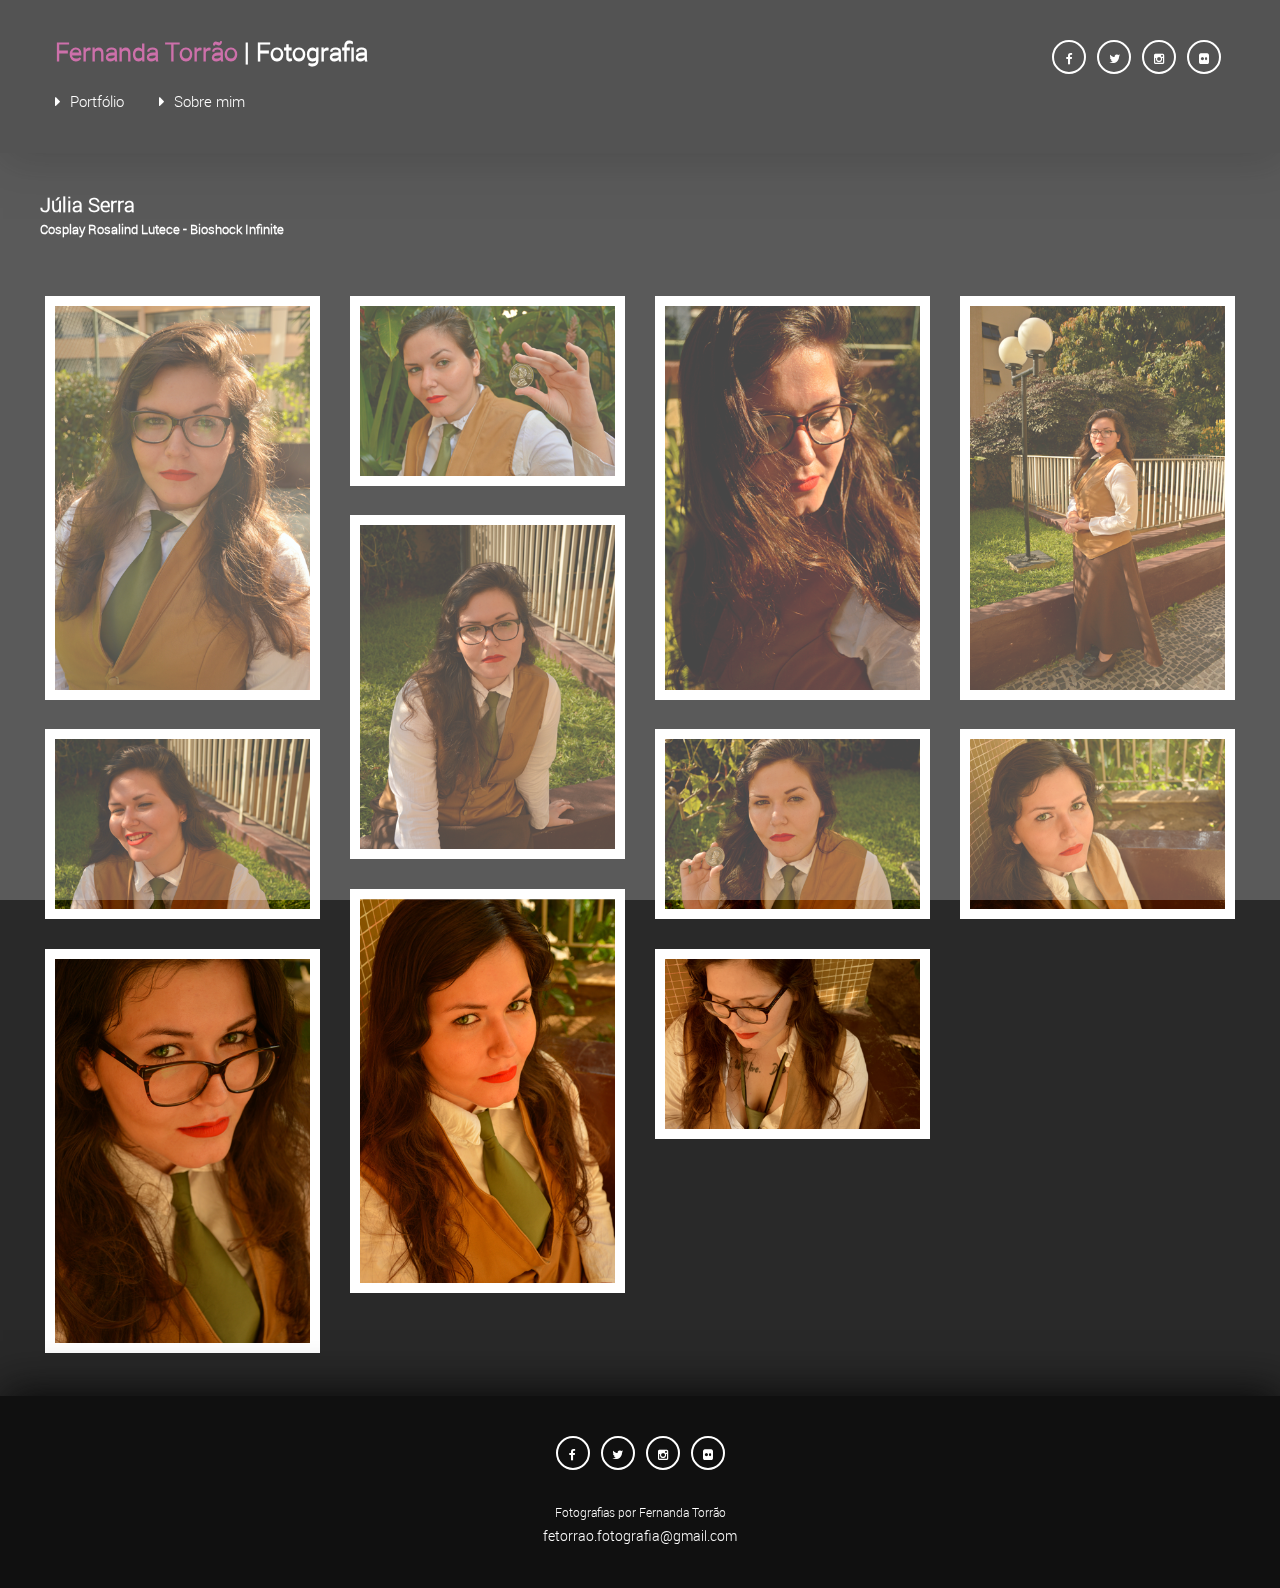
<file: album_julia_serra.html>
<!DOCTYPE html>
<!--[if lt IE 7]>      <html class="no-js lt-ie9 lt-ie8 lt-ie7"> <![endif]-->
<!--[if IE 7]>         <html class="no-js lt-ie9 lt-ie8"> <![endif]-->
<!--[if IE 8]>         <html class="no-js lt-ie9"> <![endif]-->
<!--[if gt IE 8]><!--> <html class="no-js"> <!--<![endif]-->
    <head>
        <meta charset="utf-8">
        <meta http-equiv="X-UA-Compatible" content="IE=edge">
        <title>Fernanda Torrão - Fotografia</title>
        <meta name="description" content="">
        <meta name="viewport" content="width=device-width, initial-scale=1">

        <link rel='shortcut icon' type='image/x-icon' href='favicon.ico' />
        <link rel="stylesheet" href="css/normalize.css">
        <link rel="stylesheet" href="css/font-awesome.css">
        <link rel="stylesheet" href="css/bootstrap.min.css">
        <link rel="stylesheet" href="css/templatemo-style.css">
        <link rel="stylesheet" type="text/css" href="js/vendor/shadowbox/shadowbox.css">
        <script src="js/vendor/modernizr-2.6.2.min.js"></script>
    </head>
    <body>
        <!--[if lt IE 7]>
            <p class="browsehappy">You are using an <strong>outdated</strong> browser. Please <a href="http://browsehappy.com/">upgrade your browser</a> to improve your experience.</p>
        <![endif]-->

        <div id="loader-wrapper">
            <div id="loader"></div>
        </div>

        <div class="content-bg"></div>
        <div class="bg-overlay"></div>

        <div id="wrapper">
            <!-- SITE TOP -->
            <div class="site-top">
                <div class="site-header clearfix">
                    <div class="container">
                        <span class="site-title"><span class="name-site">Fernanda Torrão</span> | Fotografia</span>

                        <div class="social-icons pull-right">
                            <ul>
                                <li><a href="https://www.facebook.com/fernandatorrao" target="_blank" class="fa fa-facebook"></a></li>
                                <li><a href="https://twitter.com/fetorrao" target="_blank" class="fa fa-twitter"></a></li>
                                <li><a href="https://www.instagram.com/fetorrao/" target="_blank" class="fa fa-instagram"></a></li>
                                <li><a href="https://www.flickr.com/photos/133126302@N06/" target="_blank" class="fa fa-flickr"></a></li>
                            </ul>
                        </div>

                        <div class="menu-container">
                            <ul class="top-menu">
                                <li>
        							<a href="index.html"><i class="fa fa-caret-right"></i> Portfólio</a>
        						</li>
        						<li>
        							<a href="about.html"><i class="fa fa-caret-right"></i> Sobre mim</a>
        						</li>
        					</ul>
                        </div>

                    </div>
                </div> <!-- .site-header -->
            </div> <!-- .site-top -->

            <!-- MAIN POSTS -->
            <div class="main-posts">
                <div class="container-title">
                    Júlia Serra
                    <p>Cosplay Rosalind Lutece - Bioshock Infinite</p>
                </div>
                <div class="container">
                    <div class="row posts-row">
                        <div class="blog-masonry masonry-true">
                            <div class="post-masonry col-md-3 col-sm-6">
                                <div class="post-thumb">
                                    <a href="images/julia_serra/capa_hd.png" rel="shadowbox[fotos]" title="Foto 1">
                                        <img src="images/julia_serra/capa.png" alt="Foto 1" title="Foto 1">
                                    </a>
                                </div>
                            </div> <!-- /.post-masonry -->

                            <div class="post-masonry col-md-3 col-sm-6">
                                <div class="post-thumb">
                                    <a href="images/julia_serra/DSC_0016_hd.png" rel="shadowbox[fotos]" title="Foto 2">
                                        <img src="images/julia_serra/DSC_0016.png" alt="Foto 2" title="Foto 2">
                                    </a>
                                </div>
                            </div> <!-- /.post-masonry -->

                            <div class="post-masonry col-md-3 col-sm-6">
                                <div class="post-thumb">
                                    <a href="images/julia_serra/DSC_0021_hd.png" rel="shadowbox[fotos]" title="Foto 3">
                                        <img src="images/julia_serra/DSC_0021.png" alt="Foto 3" title="Foto 3">
                                    </a>
                                </div>
                            </div> <!-- /.post-masonry -->

                            <div class="post-masonry col-md-3 col-sm-6">
                                <div class="post-thumb">
                                    <a href="images/julia_serra/DSC_0022_hd.png" rel="shadowbox[fotos]" title="Foto 4">
                                        <img src="images/julia_serra/DSC_0022.png" alt="Foto 4" title="Foto 4">
                                    </a>
                                </div>
                            </div> <!-- /.post-masonry -->

                            <div class="post-masonry col-md-3 col-sm-6">
                                <div class="post-thumb">
                                    <a href="images/julia_serra/DSC_0024_hd.png" rel="shadowbox[fotos]" title="Foto 5">
                                        <img src="images/julia_serra/DSC_0024.png" alt="Foto 5" title="Foto 5">
                                    </a>
                                </div>
                            </div> <!-- /.post-masonry -->

                            <div class="post-masonry col-md-3 col-sm-6">
                                <div class="post-thumb">
                                    <a href="images/julia_serra/DSC_0029_hd.png" rel="shadowbox[fotos]" title="Foto 6">
                                        <img src="images/julia_serra/DSC_0029.png" alt="Foto 6" title="Foto 6">
                                    </a>
                                </div>
                            </div> <!-- /.post-masonry -->

                            <div class="post-masonry col-md-3 col-sm-6">
                                <div class="post-thumb">
                                    <a href="images/julia_serra/DSC_0031_hd.png" rel="shadowbox[fotos]" title="Foto 7">
                                        <img src="images/julia_serra/DSC_0031.png" alt="Foto 7" title="Foto 7">
                                    </a>
                                </div>
                            </div> <!-- /.post-masonry -->

                            <div class="post-masonry col-md-3 col-sm-6">
                                <div class="post-thumb">
                                    <a href="images/julia_serra/DSC_0053_hd.png" rel="shadowbox[fotos]" title="Foto 8">
                                        <img src="images/julia_serra/DSC_0053.png" alt="Foto 8" title="Foto 8">
                                    </a>
                                </div>
                            </div> <!-- /.post-masonry -->

                            <div class="post-masonry col-md-3 col-sm-6">
                                <div class="post-thumb">
                                    <a href="images/julia_serra/DSC_0054_hd.png" rel="shadowbox[fotos]" title="Foto 9">
                                        <img src="images/julia_serra/DSC_0054.png" alt="Foto 9" title="Foto 9">
                                    </a>
                                </div>
                            </div> <!-- /.post-masonry -->

                            <div class="post-masonry col-md-3 col-sm-6">
                                <div class="post-thumb">
                                    <a href="images/julia_serra/DSC_0055_hd.png" rel="shadowbox[fotos]" title="Foto 10">
                                        <img src="images/julia_serra/DSC_0055.png" alt="Foto 10" title="Foto 10">
                                    </a>
                                </div>
                            </div> <!-- /.post-masonry -->

                            <div class="post-masonry col-md-3 col-sm-6">
                                <div class="post-thumb">
                                    <a href="images/julia_serra/DSC_0061_hd.png" rel="shadowbox[fotos]" title="Foto 11">
                                        <img src="images/julia_serra/DSC_0061.png" alt="Foto 11" title="Foto 11">
                                    </a>
                                </div>
                            </div> <!-- /.post-masonry -->

                        </div>
                    </div>
                </div>
            </div>

            <!-- FOOTER -->
            <footer class="site-footer">
                <div class="container">
                    <div class="row">
                        <div class="col-md-12 text-center">
                            <div class="social-icons">
                                <ul>
                                    <li><a href="https://www.facebook.com/fernandatorrao" target="_blank" class="fa fa-facebook"></a></li>
                                    <li><a href="https://twitter.com/fetorrao" target="_blank" class="fa fa-twitter"></a></li>
                                    <li><a href="https://www.instagram.com/fetorrao/" target="_blank" class="fa fa-instagram"></a></li>
                                    <li><a href="https://www.flickr.com/photos/133126302@N06/" target="_blank" class="fa fa-flickr"></a></li>
                                </ul>
                            </div>
                        </div>
                    </div>
                    <div class="row">
                        <div class="col-md-12 text-center">
                            <p class="copyright-text">Fotografias por Fernanda Torrão</p>
                            <span>fetorrao.fotografia@gmail.com</span>
                        </div>
                    </div>
                </div>
            </footer>
        </div>

        <script src="js/vendor/jquery-1.10.2.min.js"></script>
        <script src="js/plugins.js"></script>
        <script type="text/javascript" src="js/vendor/shadowbox/shadowbox.js"></script>
        <script src="js/main.js"></script>
        <script src="js/albuns.js"></script>

        <!-- Preloader -->
        <script type="text/javascript">
            //<![CDATA[
            $(window).load(function() { // makes sure the whole site is loaded
                $('#loader').fadeOut(); // will first fade out the loading animation
                    $('#loader-wrapper').delay(350).fadeOut('slow'); // will fade out the white DIV that covers the website.
                $('body').delay(350).css({'overflow-y':'visible'});
            })
            //]]>
        </script>
    </body>
</html>
</file>
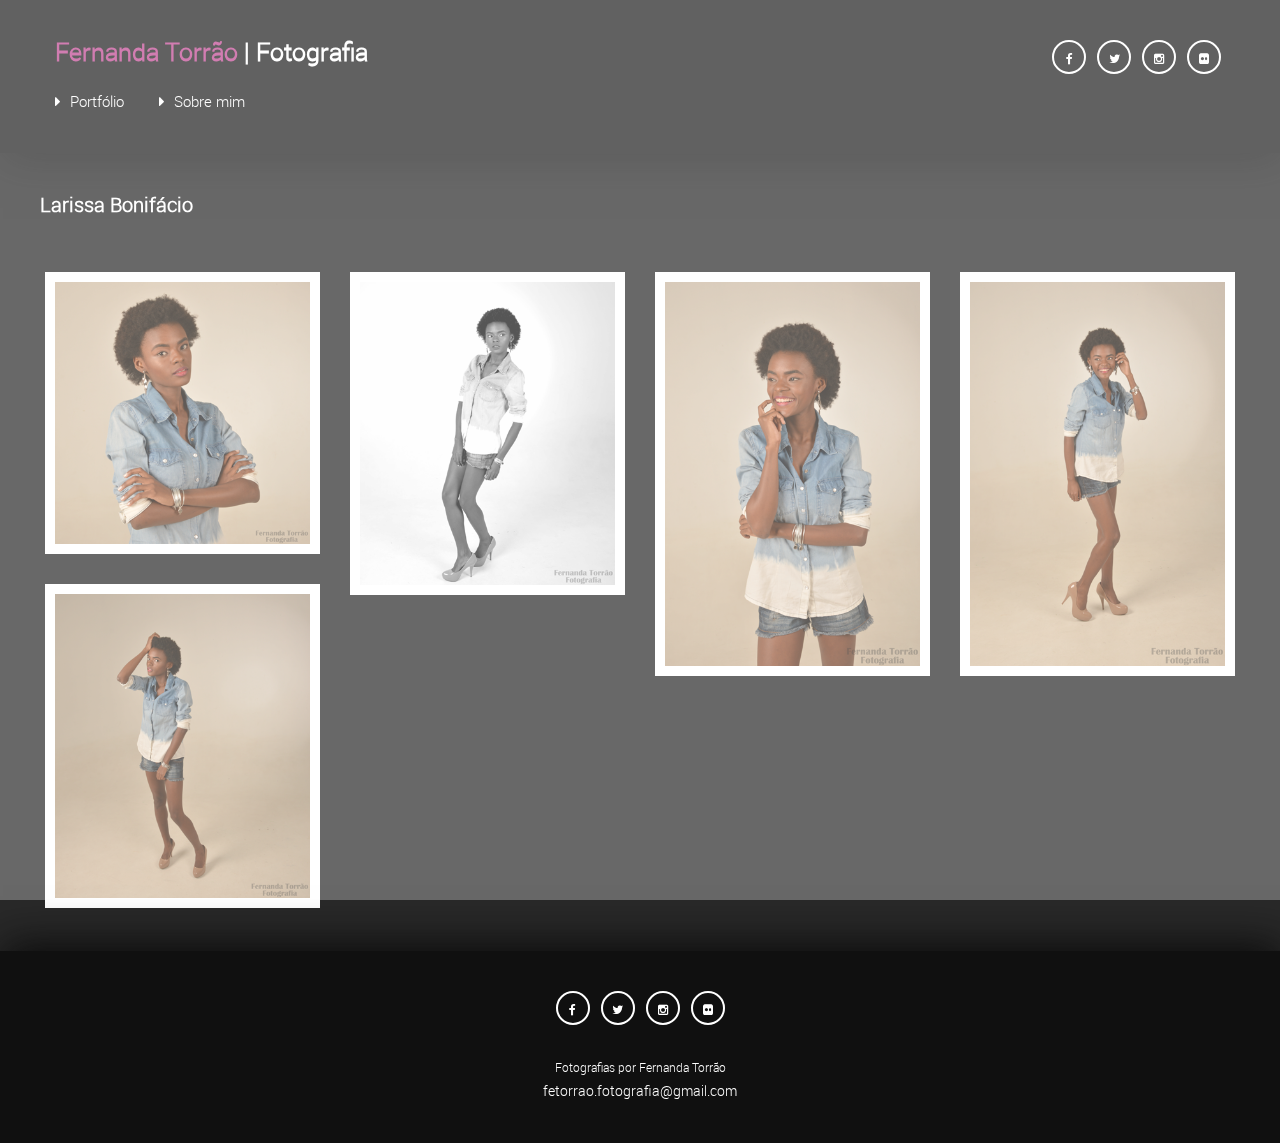
<file: album_larissa_bonifacio.html>
<!DOCTYPE html>
<!--[if lt IE 7]>      <html class="no-js lt-ie9 lt-ie8 lt-ie7"> <![endif]-->
<!--[if IE 7]>         <html class="no-js lt-ie9 lt-ie8"> <![endif]-->
<!--[if IE 8]>         <html class="no-js lt-ie9"> <![endif]-->
<!--[if gt IE 8]><!--> <html class="no-js"> <!--<![endif]-->
    <head>
        <meta charset="utf-8">
        <meta http-equiv="X-UA-Compatible" content="IE=edge">
        <title>Fernanda Torrão - Fotografia</title>
        <meta name="description" content="">
        <meta name="viewport" content="width=device-width, initial-scale=1">

        <link rel='shortcut icon' type='image/x-icon' href='favicon.ico' />
        <link rel="stylesheet" href="css/normalize.css">
        <link rel="stylesheet" href="css/font-awesome.css">
        <link rel="stylesheet" href="css/bootstrap.min.css">
        <link rel="stylesheet" href="css/templatemo-style.css">
        <link rel="stylesheet" type="text/css" href="js/vendor/shadowbox/shadowbox.css">
        <script src="js/vendor/modernizr-2.6.2.min.js"></script>
    </head>
    <body>
        <!--[if lt IE 7]>
            <p class="browsehappy">You are using an <strong>outdated</strong> browser. Please <a href="http://browsehappy.com/">upgrade your browser</a> to improve your experience.</p>
        <![endif]-->

        <div id="loader-wrapper">
            <div id="loader"></div>
        </div>

        <div class="content-bg"></div>
        <div class="bg-overlay"></div>

        <div id="wrapper">
            <!-- SITE TOP -->
            <div class="site-top">
                <div class="site-header clearfix">
                    <div class="container">
                        <span class="site-title"><span class="name-site">Fernanda Torrão</span> | Fotografia</span>

                        <div class="social-icons pull-right">
                            <ul>
                                <li><a href="https://www.facebook.com/fernandatorrao" target="_blank" class="fa fa-facebook"></a></li>
                                <li><a href="https://twitter.com/fetorrao" target="_blank" class="fa fa-twitter"></a></li>
                                <li><a href="https://www.instagram.com/fetorrao/" target="_blank" class="fa fa-instagram"></a></li>
                                <li><a href="https://www.flickr.com/photos/133126302@N06/" target="_blank" class="fa fa-flickr"></a></li>
                            </ul>
                        </div>

                        <div class="menu-container">
                            <ul class="top-menu">
                                <li>
        							<a href="index.html"><i class="fa fa-caret-right"></i> Portfólio</a>
        						</li>
        						<li>
        							<a href="about.html"><i class="fa fa-caret-right"></i> Sobre mim</a>
        						</li>
        					</ul>
                        </div>

                    </div>
                </div> <!-- .site-header -->
            </div> <!-- .site-top -->

            <!-- MAIN POSTS -->
            <div class="main-posts">
                <div class="container-title">
                    Larissa Bonifácio
                </div>
                <div class="container">
                    <div class="row posts-row">
                        <div class="blog-masonry masonry-true">
                            <div class="post-masonry col-md-3 col-sm-6">
                                <div class="post-thumb">
                                    <a href="images/larissa_bonifacio/capa_hd.png" rel="shadowbox[fotos]" title="Foto 1">
                                        <img src="images/larissa_bonifacio/capa.png" alt="Foto 1" title="Foto 1">
                                    </a>
                                </div>
                            </div> <!-- /.post-masonry -->

                            <div class="post-masonry col-md-3 col-sm-6">
                                <div class="post-thumb">
                                    <a href="images/larissa_bonifacio/DSC_0092-peb_hd.png" rel="shadowbox[fotos]" title="Foto 2">
                                        <img src="images/larissa_bonifacio/DSC_0092-peb.png" alt="Foto 2" title="Foto 2">
                                    </a>
                                </div>
                            </div> <!-- /.post-masonry -->

                            <div class="post-masonry col-md-3 col-sm-6">
                                <div class="post-thumb">
                                    <a href="images/larissa_bonifacio/DSC_0095-1_hd.png" rel="shadowbox[fotos]" title="Foto 3">
                                        <img src="images/larissa_bonifacio/DSC_0095-1.png" alt="Foto 3" title="Foto 3">
                                    </a>
                                </div>
                            </div> <!-- /.post-masonry -->

                            <div class="post-masonry col-md-3 col-sm-6">
                                <div class="post-thumb">
                                    <a href="images/larissa_bonifacio/DSC_0097-1_hd.png" rel="shadowbox[fotos]" title="Foto 4">
                                        <img src="images/larissa_bonifacio/DSC_0097-1.png" alt="Foto 4" title="Foto 4">
                                    </a>
                                </div>
                            </div> <!-- /.post-masonry -->

                            <div class="post-masonry col-md-3 col-sm-6">
                                <div class="post-thumb">
                                    <a href="images/larissa_bonifacio/DSC_0099-1_hd.png" rel="shadowbox[fotos]" title="Foto 51">
                                        <img src="images/larissa_bonifacio/DSC_0099-1.png" alt="Foto 5" title="Foto 5">
                                    </a>
                                </div>
                            </div> <!-- /.post-masonry -->
                        </div>
                    </div>
                </div>
            </div>

            <!-- FOOTER -->
            <footer class="site-footer">
                <div class="container">
                    <div class="row">
                        <div class="col-md-12 text-center">
                            <div class="social-icons">
                                <ul>
                                    <li><a href="https://www.facebook.com/fernandatorrao" target="_blank" class="fa fa-facebook"></a></li>
                                    <li><a href="https://twitter.com/fetorrao" target="_blank" class="fa fa-twitter"></a></li>
                                    <li><a href="https://www.instagram.com/fetorrao/" target="_blank" class="fa fa-instagram"></a></li>
                                    <li><a href="https://www.flickr.com/photos/133126302@N06/" target="_blank" class="fa fa-flickr"></a></li>
                                </ul>
                            </div>
                        </div>
                    </div>
                    <div class="row">
                        <div class="col-md-12 text-center">
                            <p class="copyright-text">Fotografias por Fernanda Torrão</p>
                            <span>fetorrao.fotografia@gmail.com</span>
                        </div>
                    </div>
                </div>
            </footer>
        </div>

        <script src="js/vendor/jquery-1.10.2.min.js"></script>
        <script src="js/plugins.js"></script>
        <script type="text/javascript" src="js/vendor/shadowbox/shadowbox.js"></script>
        <script src="js/main.js"></script>
        <script src="js/albuns.js"></script>

        <!-- Preloader -->
        <script type="text/javascript">
            //<![CDATA[
            $(window).load(function() { // makes sure the whole site is loaded
                $('#loader').fadeOut(); // will first fade out the loading animation
                    $('#loader-wrapper').delay(350).fadeOut('slow'); // will fade out the white DIV that covers the website.
                $('body').delay(350).css({'overflow-y':'visible'});
            })
            //]]>
        </script>
    </body>
</html>
</file>
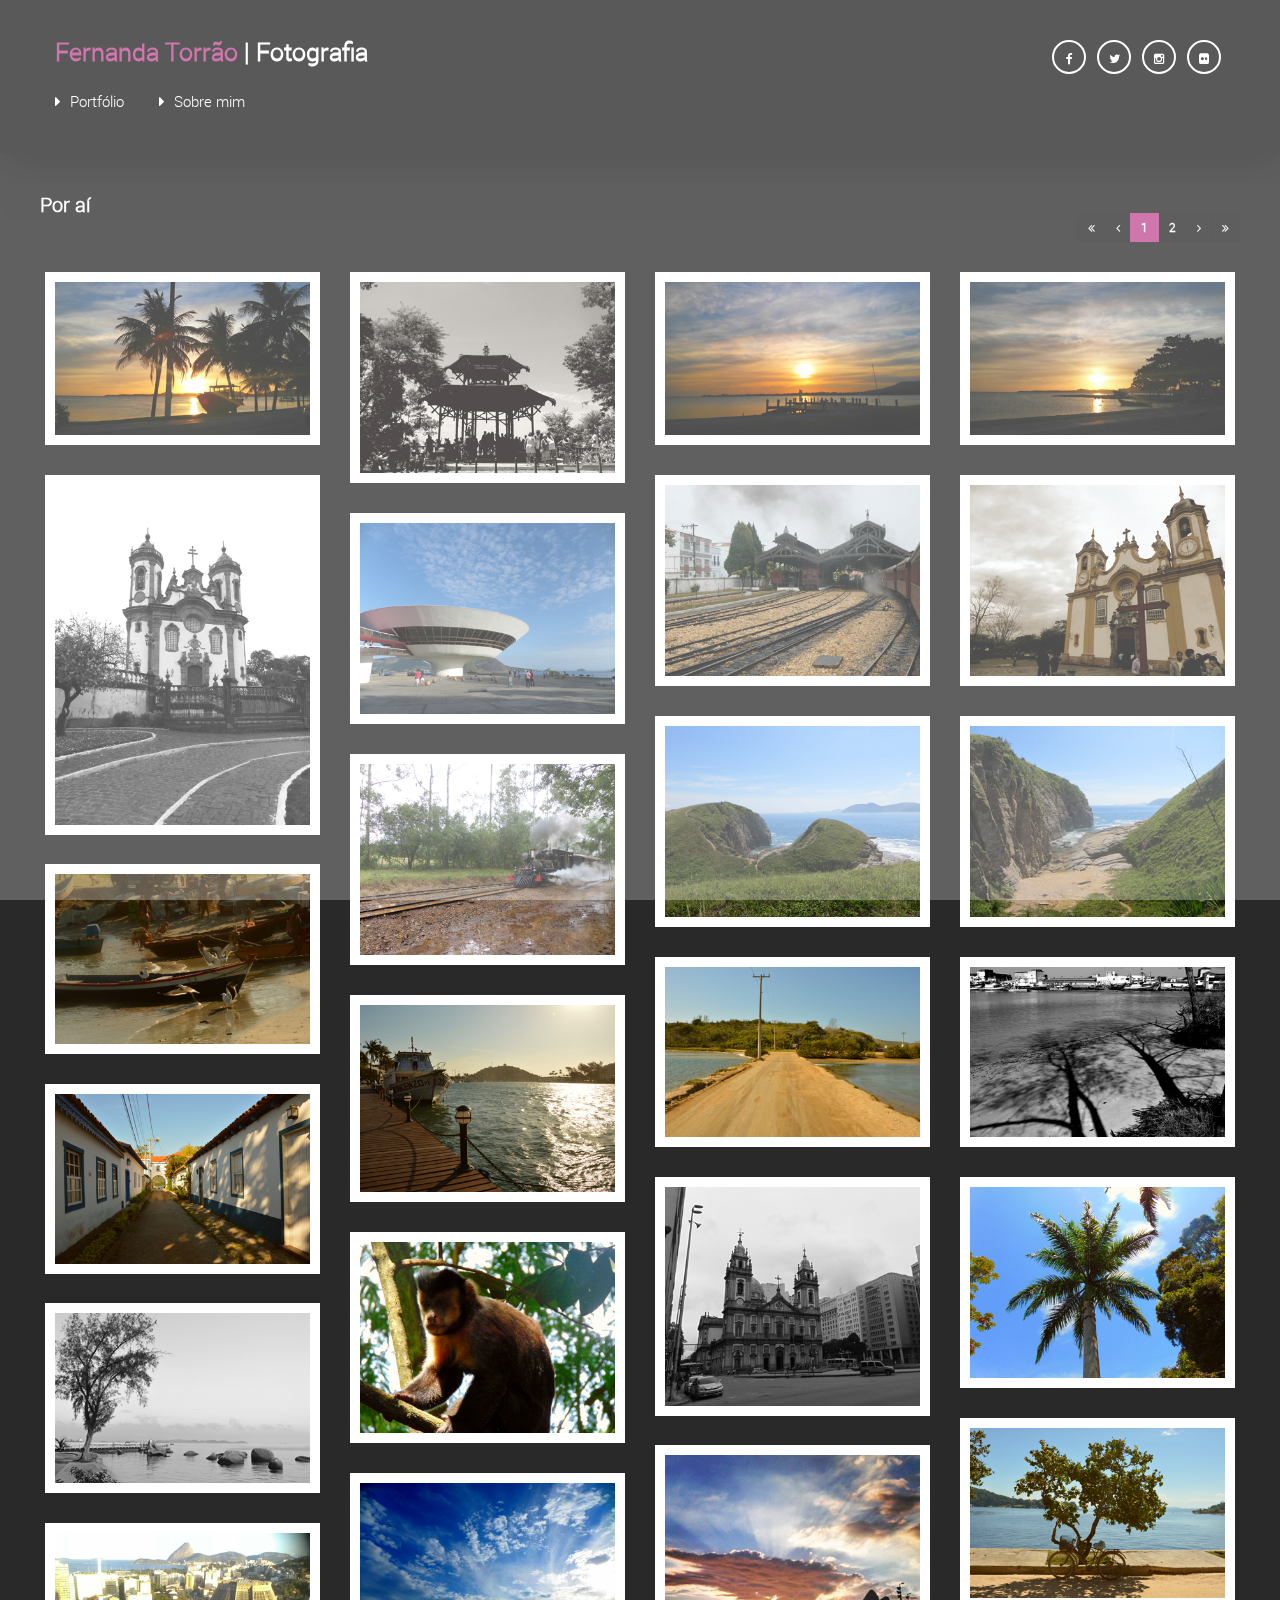
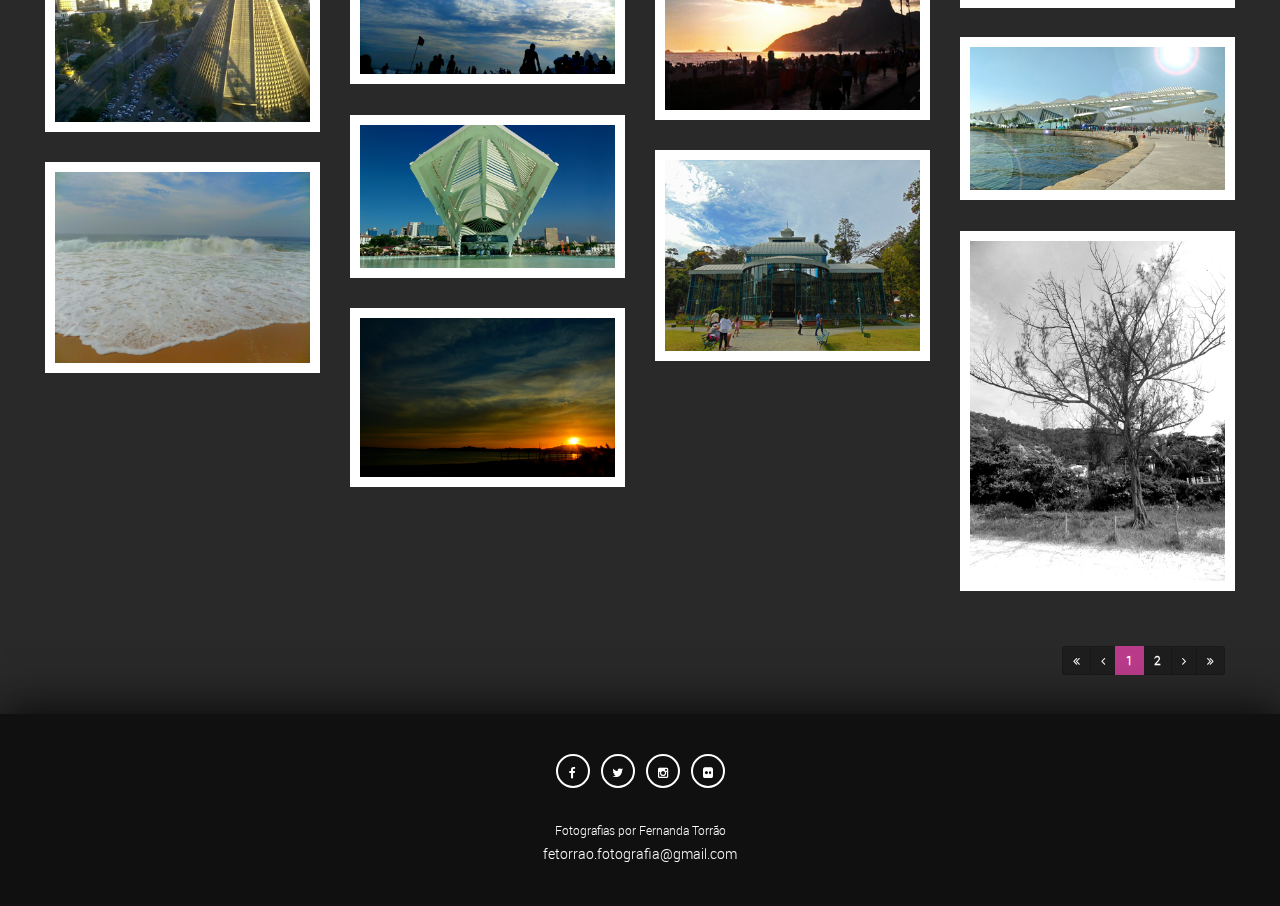
<file: album_por_ai.html>
<!DOCTYPE html>
<!--[if lt IE 7]>      <html class="no-js lt-ie9 lt-ie8 lt-ie7"> <![endif]-->
<!--[if IE 7]>         <html class="no-js lt-ie9 lt-ie8"> <![endif]-->
<!--[if IE 8]>         <html class="no-js lt-ie9"> <![endif]-->
<!--[if gt IE 8]><!--> <html class="no-js"> <!--<![endif]-->
    <head>
        <meta charset="utf-8">
        <meta http-equiv="X-UA-Compatible" content="IE=edge">
        <title>Fernanda Torrão - Fotografia</title>
        <meta name="description" content="">
        <meta name="viewport" content="width=device-width, initial-scale=1">

        <link rel='shortcut icon' type='image/x-icon' href='favicon.ico' />
        <link rel="stylesheet" href="css/normalize.css">
        <link rel="stylesheet" href="css/font-awesome.css">
        <link rel="stylesheet" href="css/bootstrap.min.css">
        <link rel="stylesheet" href="css/templatemo-style.css">
        <link rel="stylesheet" type="text/css" href="js/vendor/shadowbox/shadowbox.css">
        <script src="js/vendor/modernizr-2.6.2.min.js"></script>
    </head>
    <body>
        <!--[if lt IE 7]>
            <p class="browsehappy">You are using an <strong>outdated</strong> browser. Please <a href="http://browsehappy.com/">upgrade your browser</a> to improve your experience.</p>
        <![endif]-->

        <div id="loader-wrapper">
            <div id="loader"></div>
        </div>

        <div class="content-bg"></div>
        <div class="bg-overlay"></div>

        <div id="wrapper">
            <!-- SITE TOP -->
            <div class="site-top">
                <div class="site-header clearfix">
                    <div class="container">
                        <span class="site-title"><span class="name-site">Fernanda Torrão</span> | Fotografia</span>

                        <div class="social-icons pull-right">
                            <ul>
                                <li><a href="https://www.facebook.com/fernandatorrao" target="_blank" class="fa fa-facebook"></a></li>
                                <li><a href="https://twitter.com/fetorrao" target="_blank" class="fa fa-twitter"></a></li>
                                <li><a href="https://www.instagram.com/fetorrao/" target="_blank" class="fa fa-instagram"></a></li>
                                <li><a href="https://www.flickr.com/photos/133126302@N06/" target="_blank" class="fa fa-flickr"></a></li>
                            </ul>
                        </div>

                        <div class="menu-container">
                            <ul class="top-menu">
                                <li>
        							<a href="index.html"><i class="fa fa-caret-right"></i> Portfólio</a>
        						</li>
        						<li>
        							<a href="about.html"><i class="fa fa-caret-right"></i> Sobre mim</a>
        						</li>
        					</ul>
                        </div>

                    </div>
                </div> <!-- .site-header -->
            </div> <!-- .site-top -->

            <!-- MAIN POSTS -->
            <div class="main-posts">
                <div class="container-title">
                    Por aí
                    <div class="pagination-container">
                        <ul class="pagination pagination-sm">
                            <li class="disabled"><a><i class="fa fa-angle-double-left"></i></a></li>
                            <li class="disabled"><a><i class="fa fa-angle-left"></i></a></li>
                            <li class="active"><a>1</a></li>
                            <li><a href="album_por_ai_page_2.html">2</a></li>
                            <li><a href="album_por_ai_page_2.html"><i class="fa fa-angle-right"></i></a></li>
                            <li><a href="album_por_ai_page_2.html"><i class="fa fa-angle-double-right"></i></a></li>
                        </ul>
                    </div>
                </div>
                <div class="container">
                    <div class="row posts-row">
                        <div class="blog-masonry masonry-true">
                            <div class="post-masonry col-md-3 col-sm-6">
                                <div class="post-thumb">
                                    <a href="images/por_ai/capa_hd.png" rel="shadowbox[fotos]" title="Foto 1">
                                        <img src="images/por_ai/capa.png" alt="Foto 1" title="Foto 1">
                                    </a>
                                </div>
                            </div> <!-- /.post-masonry -->

                            <div class="post-masonry col-md-3 col-sm-6">
                                <div class="post-thumb">
                                    <a href="images/por_ai/1_hd.png" rel="shadowbox[fotos]" title="Foto 2">
                                        <img src="images/por_ai/1.png" alt="Foto 2" title="Foto 2">
                                    </a>
                                </div>
                            </div> <!-- /.post-masonry -->

                            <div class="post-masonry col-md-3 col-sm-6">
                                <div class="post-thumb">
                                    <a href="images/por_ai/7_e_hd.png" rel="shadowbox[fotos]" title="Foto 4">
                                        <img src="images/por_ai/7_e.png" alt="Foto 4" title="Foto 4">
                                    </a>
                                </div>
                            </div> <!-- /.post-masonry -->

                            <div class="post-masonry col-md-3 col-sm-6">
                                <div class="post-thumb">
                                    <a href="images/por_ai/20160130_191853_e_hd.png" rel="shadowbox[fotos]" title="Foto 5">
                                        <img src="images/por_ai/20160130_191853_e.png" alt="Foto 5" title="Foto 5">
                                    </a>
                                </div>
                            </div> <!-- /.post-masonry -->

                            <div class="post-masonry col-md-3 col-sm-6">
                                <div class="post-thumb">
                                    <a href="images/por_ai/18000720793_99bfd329b6_o_hd.png" rel="shadowbox[fotos]" title="Foto 6">
                                        <img src="images/por_ai/18000720793_99bfd329b6_o.png" alt="Foto 6" title="Foto 6">
                                    </a>
                                </div>
                            </div> <!-- /.post-masonry -->

                            <div class="post-masonry col-md-3 col-sm-6">
                                <div class="post-thumb">
                                    <a href="images/por_ai/18433834470_2a0c5ce3e5_o_hd.png" rel="shadowbox[fotos]" title="Foto 10">
                                        <img src="images/por_ai/18433834470_2a0c5ce3e5_o.png" alt="Foto 10" title="Foto 10">
                                    </a>
                                </div>
                            </div> <!-- /.post-masonry -->

                            <div class="post-masonry col-md-3 col-sm-6">
                                <div class="post-thumb">
                                    <a href="images/por_ai/18594154816_6060e461b0_o_hd.png" rel="shadowbox[fotos]" title="Foto 11">
                                        <img src="images/por_ai/18594154816_6060e461b0_o.png" alt="Foto 11" title="Foto 11">
                                    </a>
                                </div>
                            </div> <!-- /.post-masonry -->

                            <div class="post-masonry col-md-3 col-sm-6">
                                <div class="post-thumb">
                                    <a href="images/por_ai/18837027068_ffa54f1779_o_hd.png" rel="shadowbox[fotos]" title="Foto 13">
                                        <img src="images/por_ai/18837027068_ffa54f1779_o.png" alt="Foto 13" title="Foto 13">
                                    </a>
                                </div>
                            </div> <!-- /.post-masonry -->

                            <div class="post-masonry col-md-3 col-sm-6">
                                <div class="post-thumb">
                                    <a href="images/por_ai/18871096692_41400f9c38_o_hd.png" rel="shadowbox[fotos]" title="Foto 15">
                                        <img src="images/por_ai/18871096692_41400f9c38_o.png" alt="Foto 15" title="Foto 15">
                                    </a>
                                </div>
                            </div> <!-- /.post-masonry -->

                            <div class="post-masonry col-md-3 col-sm-6">
                                <div class="post-thumb">
                                    <a href="images/por_ai/18879271211_3505101d9c_o_hd.png" rel="shadowbox[fotos]" title="Foto 16">
                                        <img src="images/por_ai/18879271211_3505101d9c_o.png" alt="Foto 16" title="Foto 16">
                                    </a>
                                </div>
                            </div> <!-- /.post-masonry -->

                            <div class="post-masonry col-md-3 col-sm-6">
                                <div class="post-thumb">
                                    <a href="images/por_ai/19024689005_1e07364e24_o_hd.png" rel="shadowbox[fotos]" title="Foto 17">
                                        <img src="images/por_ai/19024689005_1e07364e24_o.png" alt="Foto 17" title="Foto 17">
                                    </a>
                                </div>
                            </div> <!-- /.post-masonry -->

                            <div class="post-masonry col-md-3 col-sm-6">
                                <div class="post-thumb">
                                    <a href="images/por_ai/22062647460_89cb221210_o_hd.png" rel="shadowbox[fotos]" title="Foto 19">
                                        <img src="images/por_ai/22062647460_89cb221210_o.png" alt="Foto 19" title="Foto 19">
                                    </a>
                                </div>
                            </div> <!-- /.post-masonry -->

                            <div class="post-masonry col-md-3 col-sm-6">
                                <div class="post-thumb">
                                    <a href="images/por_ai/22062664630_79dab68fda_o_hd.png" rel="shadowbox[fotos]" title="Foto 20">
                                        <img src="images/por_ai/22062664630_79dab68fda_o.png" alt="Foto 20" title="Foto 20">
                                    </a>
                                </div>
                            </div> <!-- /.post-masonry -->

                            <div class="post-masonry col-md-3 col-sm-6">
                                <div class="post-thumb">
                                    <a href="images/por_ai/22063830909_25f2bdbd24_o_hd.png" rel="shadowbox[fotos]" title="Foto 21">
                                        <img src="images/por_ai/22063830909_25f2bdbd24_o.png" alt="Foto 21" title="Foto 21">
                                    </a>
                                </div>
                            </div> <!-- /.post-masonry -->

                            <div class="post-masonry col-md-3 col-sm-6">
                                <div class="post-thumb">
                                    <a href="images/por_ai/22261152751_bbaa9692cd_o_hd.png" rel="shadowbox[fotos]" title="Foto 22">
                                        <img src="images/por_ai/22261152751_bbaa9692cd_o.png" alt="Foto 22" title="Foto 22">
                                    </a>
                                </div>
                            </div> <!-- /.post-masonry -->

                            <div class="post-masonry col-md-3 col-sm-6">
                                <div class="post-thumb">
                                    <a href="images/por_ai/22261155041_13f188432e_o_hd.png" rel="shadowbox[fotos]" title="Foto 23">
                                        <img src="images/por_ai/22261155041_13f188432e_o.png" alt="Foto 23" title="Foto 23">
                                    </a>
                                </div>
                            </div> <!-- /.post-masonry -->

                            <div class="post-masonry col-md-3 col-sm-6">
                                <div class="post-thumb">
                                    <a href="images/por_ai/DSC00211-g_hd.png" rel="shadowbox[fotos]" title="Foto 24">
                                        <img src="images/por_ai/DSC00211-g.png" alt="Foto 24" title="Foto 24">
                                    </a>
                                </div>
                            </div> <!-- /.post-masonry -->

                            <div class="post-masonry col-md-3 col-sm-6">
                                <div class="post-thumb">
                                    <a href="images/por_ai/DSC00290_e_hd.png" rel="shadowbox[fotos]" title="Foto 26">
                                        <img src="images/por_ai/DSC00290_e.png" alt="Foto 26" title="Foto 26">
                                    </a>
                                </div>
                            </div> <!-- /.post-masonry -->

                            <div class="post-masonry col-md-3 col-sm-6">
                                <div class="post-thumb">
                                    <a href="images/por_ai/DSC00314_e_hd.png" rel="shadowbox[fotos]" title="Foto 27">
                                        <img src="images/por_ai/DSC00314_e.png" alt="Foto 27" title="Foto 27">
                                    </a>
                                </div>
                            </div> <!-- /.post-masonry -->

                            <div class="post-masonry col-md-3 col-sm-6">
                                <div class="post-thumb">
                                    <a href="images/por_ai/DSC_0414-baw_copia_hd.png" rel="shadowbox[fotos]" title="Foto 29">
                                        <img src="images/por_ai/DSC_0414-baw_copia.png" alt="Foto 29" title="Foto 29">
                                    </a>
                                </div>
                            </div> <!-- /.post-masonry -->

                            <div class="post-masonry col-md-3 col-sm-6">
                                <div class="post-thumb">
                                    <a href="images/por_ai/DSC_0417_copia_hd.png" rel="shadowbox[fotos]" title="Foto 30">
                                        <img src="images/por_ai/DSC_0417_copia.png" alt="Foto 30" title="Foto 30">
                                    </a>
                                </div>
                            </div> <!-- /.post-masonry -->

                            <div class="post-masonry col-md-3 col-sm-6">
                                <div class="post-thumb">
                                    <a href="images/por_ai/G_1516714_572805949473676_1685301989_n_hd.png" rel="shadowbox[fotos]" title="Foto 50">
                                        <img src="images/por_ai/G_1516714_572805949473676_1685301989_n.png" alt="Foto 50" title="Foto 50">
                                    </a>
                                </div>
                            </div> <!-- /.post-masonry -->

                            <div class="post-masonry col-md-3 col-sm-6">
                                <div class="post-thumb">
                                    <a href="images/por_ai/G_18396494599_cf4499c803_o_hd.png" rel="shadowbox[fotos]" title="Foto 51">
                                        <img src="images/por_ai/G_18396494599_cf4499c803_o.png" alt="Foto 51" title="Foto 51">
                                    </a>
                                </div>
                            </div> <!-- /.post-masonry -->

                            <div class="post-masonry col-md-3 col-sm-6">
                                <div class="post-thumb">
                                    <a href="images/por_ai/G-18556224376_224063fdd6_o_hd.png" rel="shadowbox[fotos]" title="Foto 52">
                                        <img src="images/por_ai/G-18556224376_224063fdd6_o.png" alt="Foto 52" title="Foto 52">
                                    </a>
                                </div>
                            </div> <!-- /.post-masonry -->

                            <div class="post-masonry col-md-3 col-sm-6">
                                <div class="post-thumb">
                                    <a href="images/por_ai/IMG_20160702_115735623_ed_hd.png" rel="shadowbox[fotos]" title="Foto 53">
                                        <img src="images/por_ai/IMG_20160702_115735623_ed.png" alt="Foto 53" title="Foto 53">
                                    </a>
                                </div>
                            </div> <!-- /.post-masonry -->

                            <div class="post-masonry col-md-3 col-sm-6">
                                <div class="post-thumb">
                                    <a href="images/por_ai/IMG_20160702_120721597_ed_hd.png" rel="shadowbox[fotos]" title="Foto 54">
                                        <img src="images/por_ai/IMG_20160702_120721597_ed.png" alt="Foto 54" title="Foto 54">
                                    </a>
                                </div>
                            </div> <!-- /.post-masonry -->

                            <div class="post-masonry col-md-3 col-sm-6">
                                <div class="post-thumb">
                                    <a href="images/por_ai/p-18688931600_c46c7ccfaa_o_hd.png" rel="shadowbox[fotos]" title="Foto 56">
                                        <img src="images/por_ai/p-18688931600_c46c7ccfaa_o.png" alt="Foto 56" title="Foto 56">
                                    </a>
                                </div>
                            </div> <!-- /.post-masonry -->

                            <div class="post-masonry col-md-3 col-sm-6">
                                <div class="post-thumb">
                                    <a href="images/por_ai/SAM_2026_hd.png" rel="shadowbox[fotos]" title="Foto 57">
                                        <img src="images/por_ai/SAM_2026.png" alt="Foto 57" title="Foto 57">
                                    </a>
                                </div>
                            </div> <!-- /.post-masonry -->

                            <div class="post-masonry col-md-3 col-sm-6">
                                <div class="post-thumb">
                                    <a href="images/por_ai/SAM_2053-peb_hd.png" rel="shadowbox[fotos]" title="Foto 59">
                                        <img src="images/por_ai/SAM_2053-peb.png" alt="Foto 59" title="Foto 59">
                                    </a>
                                </div>
                            </div> <!-- /.post-masonry -->

                            <div class="post-masonry col-md-3 col-sm-6">
                                <div class="post-thumb">
                                    <a href="images/por_ai/v_6_e_hd.png" rel="shadowbox[fotos]" title="Foto 60">
                                        <img src="images/por_ai/v_6_e.png" alt="Foto 60" title="Foto 60">
                                    </a>
                                </div>
                            </div> <!-- /.post-masonry -->

                        </div>
                    </div>

                    <div class="container-title pagination-bottom">
                        <div class="pagination-container">
                            <ul class="pagination pagination-sm">
                                <li class="disabled"><a><i class="fa fa-angle-double-left"></i></a></li>
                                <li class="disabled"><a><i class="fa fa-angle-left"></i></a></li>
                                <li class="active"><a>1</a></li>
                                <li><a href="album_por_ai_page_2.html">2</a></li>
                                <li><a href="album_por_ai_page_2.html"><i class="fa fa-angle-right"></i></a></li>
                                <li><a href="album_por_ai_page_2.html"><i class="fa fa-angle-double-right"></i></a></li>
                            </ul>
                        </div>
                    </div>
                </div>
            </div>

            <!-- FOOTER -->
            <footer class="site-footer">
                <div class="container">
                    <div class="row">
                        <div class="col-md-12 text-center">
                            <div class="social-icons">
                                <ul>
                                    <li><a href="https://www.facebook.com/fernandatorrao" target="_blank" class="fa fa-facebook"></a></li>
                                    <li><a href="https://twitter.com/fetorrao" target="_blank" class="fa fa-twitter"></a></li>
                                    <li><a href="https://www.instagram.com/fetorrao/" target="_blank" class="fa fa-instagram"></a></li>
                                    <li><a href="https://www.flickr.com/photos/133126302@N06/" target="_blank" class="fa fa-flickr"></a></li>
                                </ul>
                            </div>
                        </div>
                    </div>
                    <div class="row">
                        <div class="col-md-12 text-center">
                            <p class="copyright-text">Fotografias por Fernanda Torrão</p>
                            <span>fetorrao.fotografia@gmail.com</span>
                        </div>
                    </div>
                </div>
            </footer>
        </div>

        <script src="js/vendor/jquery-1.10.2.min.js"></script>
        <script src="js/plugins.js"></script>
        <script type="text/javascript" src="js/vendor/shadowbox/shadowbox.js"></script>
        <script src="js/main.js"></script>
        <script src="js/albuns.js"></script>

        <!-- Preloader -->
        <script type="text/javascript">
            //<![CDATA[
            $(window).load(function() { // makes sure the whole site is loaded
                $('#loader').fadeOut(); // will first fade out the loading animation
                    $('#loader-wrapper').delay(350).fadeOut('slow'); // will fade out the white DIV that covers the website.
                $('body').delay(350).css({'overflow-y':'visible'});
            })
            //]]>
        </script>
    </body>
</html>
</file>
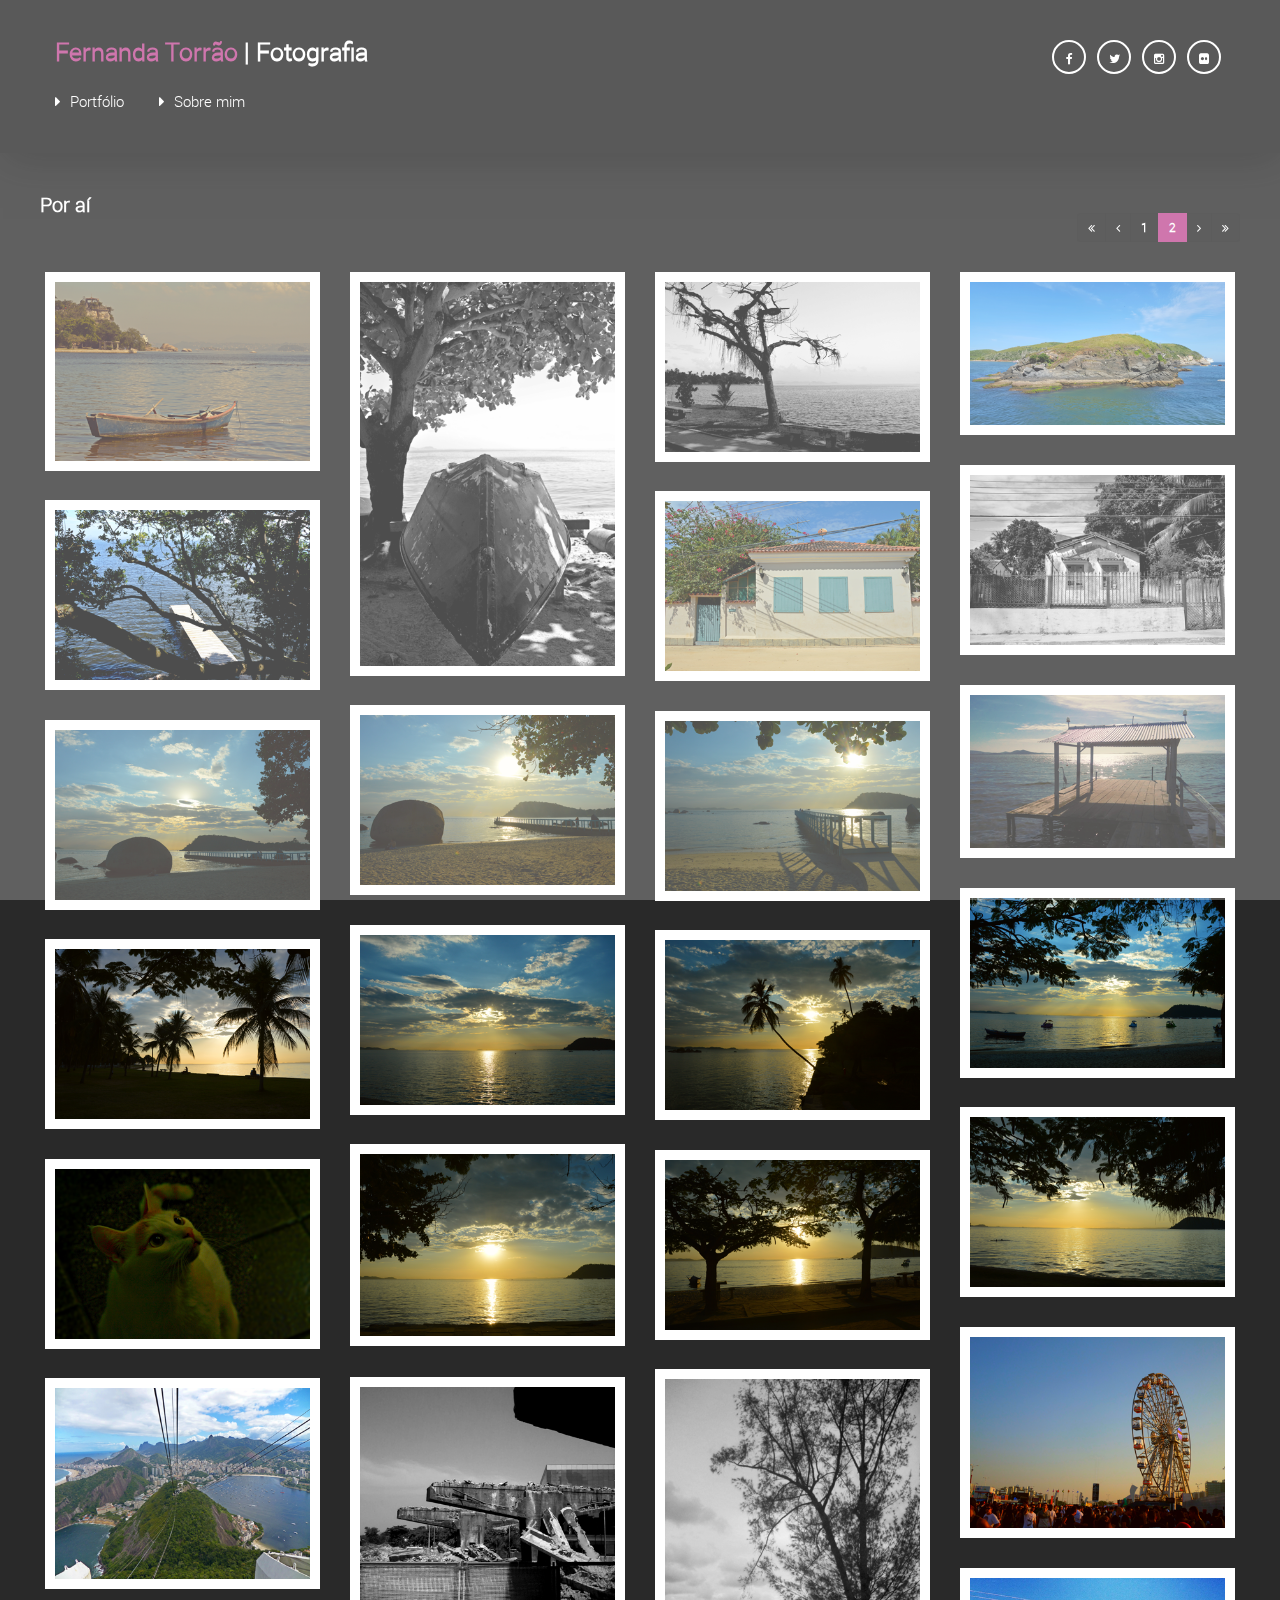
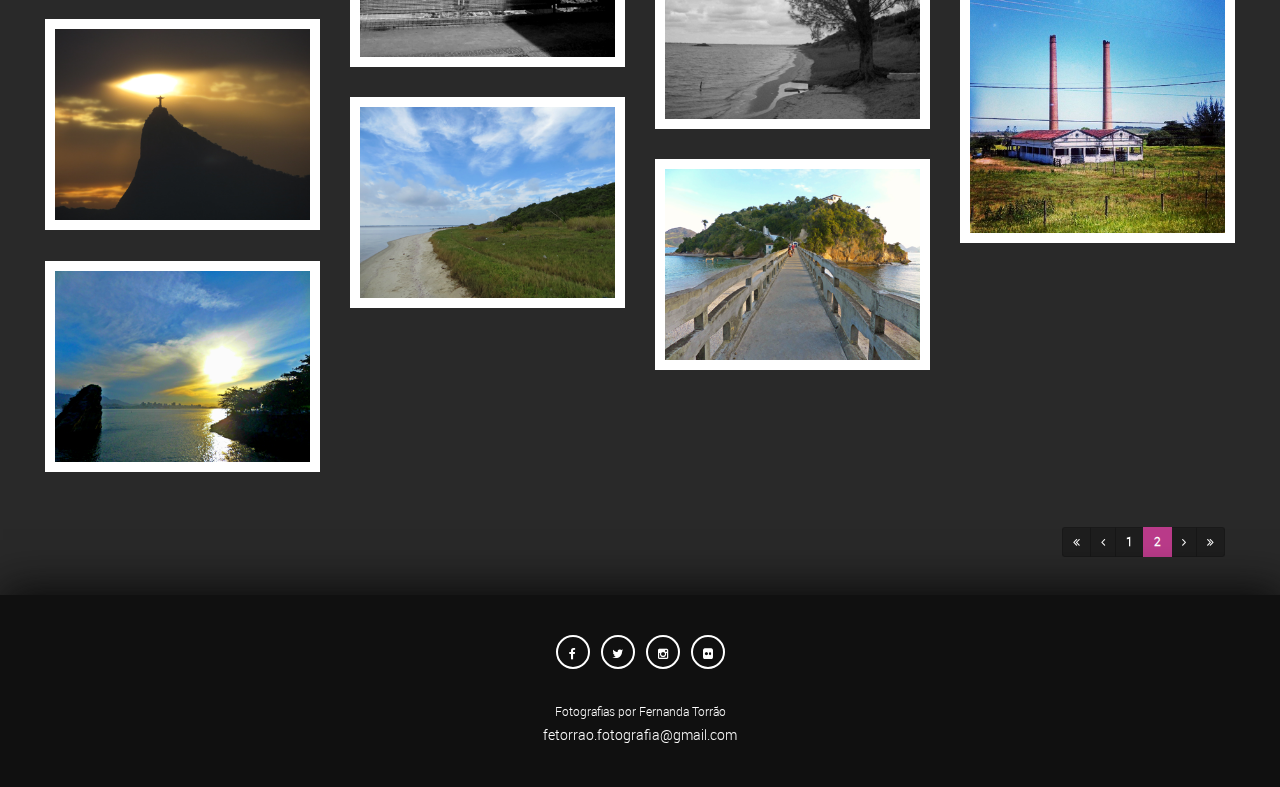
<file: album_por_ai_page_2.html>
<!DOCTYPE html>
<!--[if lt IE 7]>      <html class="no-js lt-ie9 lt-ie8 lt-ie7"> <![endif]-->
<!--[if IE 7]>         <html class="no-js lt-ie9 lt-ie8"> <![endif]-->
<!--[if IE 8]>         <html class="no-js lt-ie9"> <![endif]-->
<!--[if gt IE 8]><!--> <html class="no-js"> <!--<![endif]-->
    <head>
        <meta charset="utf-8">
        <meta http-equiv="X-UA-Compatible" content="IE=edge">
        <title>Fernanda Torrão - Fotografia</title>
        <meta name="description" content="">
        <meta name="viewport" content="width=device-width, initial-scale=1">

        <link rel='shortcut icon' type='image/x-icon' href='favicon.ico' />
        <link rel="stylesheet" href="css/normalize.css">
        <link rel="stylesheet" href="css/font-awesome.css">
        <link rel="stylesheet" href="css/bootstrap.min.css">
        <link rel="stylesheet" href="css/templatemo-style.css">
        <link rel="stylesheet" type="text/css" href="js/vendor/shadowbox/shadowbox.css">
        <script src="js/vendor/modernizr-2.6.2.min.js"></script>
    </head>
    <body>
        <!--[if lt IE 7]>
            <p class="browsehappy">You are using an <strong>outdated</strong> browser. Please <a href="http://browsehappy.com/">upgrade your browser</a> to improve your experience.</p>
        <![endif]-->

        <div id="loader-wrapper">
            <div id="loader"></div>
        </div>

        <div class="content-bg"></div>
        <div class="bg-overlay"></div>

        <div id="wrapper">
            <!-- SITE TOP -->
            <div class="site-top">
                <div class="site-header clearfix">
                    <div class="container">
                        <span class="site-title"><span class="name-site">Fernanda Torrão</span> | Fotografia</span>

                        <div class="social-icons pull-right">
                            <ul>
                                <li><a href="https://www.facebook.com/fernandatorrao" target="_blank" class="fa fa-facebook"></a></li>
                                <li><a href="https://twitter.com/fetorrao" target="_blank" class="fa fa-twitter"></a></li>
                                <li><a href="https://www.instagram.com/fetorrao/" target="_blank" class="fa fa-instagram"></a></li>
                                <li><a href="https://www.flickr.com/photos/133126302@N06/" target="_blank" class="fa fa-flickr"></a></li>
                            </ul>
                        </div>

                        <div class="menu-container">
                            <ul class="top-menu">
                                <li>
        							<a href="index.html"><i class="fa fa-caret-right"></i> Portfólio</a>
        						</li>
        						<li>
        							<a href="about.html"><i class="fa fa-caret-right"></i> Sobre mim</a>
        						</li>
        					</ul>
                        </div>

                    </div>
                </div> <!-- .site-header -->
            </div> <!-- .site-top -->

            <!-- MAIN POSTS -->
            <div class="main-posts">
                <div class="container-title">
                    Por aí
                    <div class="pagination-container">
                        <ul class="pagination pagination-sm">
                            <li><a href="album_por_ai.html"><i class="fa fa-angle-double-left"></i></a></li>
                            <li><a href="album_por_ai.html"><i class="fa fa-angle-left"></i></a></li>
                            <li><a href="album_por_ai.html">1</a></li>
                            <li class="active"><a>2</a></li>
                            <li class="disabled"><a><i class="fa fa-angle-right"></i></a></li>
                            <li class="disabled"><a><i class="fa fa-angle-double-right"></i></a></li>
                        </ul>
                    </div>
                </div>
                <div class="container">
                    <div class="row posts-row">
                        <div class="blog-masonry masonry-true">

                            <div class="post-masonry col-md-3 col-sm-6">
                                <div class="post-thumb">
                                    <a href="images/por_ai/DSC_0437_copia_hd.png" rel="shadowbox[fotos]" title="Foto 32">
                                        <img src="images/por_ai/DSC_0437_copia.png" alt="Foto 32" title="Foto 32">
                                    </a>
                                </div>
                            </div> <!-- /.post-masonry -->

                            <div class="post-masonry col-md-3 col-sm-6">
                                <div class="post-thumb">
                                    <a href="images/por_ai/DSC_0438-baw---Copia_hd.png" rel="shadowbox[fotos]" title="Foto 33">
                                        <img src="images/por_ai/DSC_0438-baw---Copia.png" alt="Foto 33" title="Foto 33">
                                    </a>
                                </div>
                            </div> <!-- /.post-masonry -->

                            <div class="post-masonry col-md-3 col-sm-6">
                                <div class="post-thumb">
                                    <a href="images/por_ai/DSC_0440_copia_hd.png" rel="shadowbox[fotos]" title="Foto 34">
                                        <img src="images/por_ai/DSC_0440_copia.png" alt="Foto 34" title="Foto 34">
                                    </a>
                                </div>
                            </div> <!-- /.post-masonry -->

                            <div class="post-masonry col-md-3 col-sm-6">
                                <div class="post-thumb">
                                    <a href="images/por_ai/v_11_e_hd.png" rel="shadowbox[fotos]" title="Foto 35">
                                        <img src="images/por_ai/v_11_e.png" alt="Foto 35" title="Foto 35">
                                    </a>
                                </div>
                            </div> <!-- /.post-masonry -->

                            <div class="post-masonry col-md-3 col-sm-6">
                                <div class="post-thumb">
                                    <a href="images/por_ai/DSC_0443_copia_hd.png" rel="shadowbox[fotos]" title="Foto 36">
                                        <img src="images/por_ai/DSC_0443_copia.png" alt="Foto 36" title="Foto 36">
                                    </a>
                                </div>
                            </div> <!-- /.post-masonry -->

                            <div class="post-masonry col-md-3 col-sm-6">
                                <div class="post-thumb">
                                    <a href="images/por_ai/DSC_0444_hd.png" rel="shadowbox[fotos]" title="Foto 37">
                                        <img src="images/por_ai/DSC_0444.png" alt="Foto 37" title="Foto 37">
                                    </a>
                                </div>
                            </div> <!-- /.post-masonry -->

                            <div class="post-masonry col-md-3 col-sm-6">
                                <div class="post-thumb">
                                    <a href="images/por_ai/DSC_0464_hd.png" rel="shadowbox[fotos]" title="Foto 38">
                                        <img src="images/por_ai/DSC_0464.png" alt="Foto 38" title="Foto 38">
                                    </a>
                                </div>
                            </div> <!-- /.post-masonry -->

                            <div class="post-masonry col-md-3 col-sm-6">
                                <div class="post-thumb">
                                    <a href="images/por_ai/v_IMG_20160204_223339_hd.png" rel="shadowbox[fotos]" title="Foto 39">
                                        <img src="images/por_ai/v_IMG_20160204_223339.png" alt="Foto 39" title="Foto 39">
                                    </a>
                                </div>
                            </div> <!-- /.post-masonry -->

                            <div class="post-masonry col-md-3 col-sm-6">
                                <div class="post-thumb">
                                    <a href="images/por_ai/DSC_0500_hd.png" rel="shadowbox[fotos]" title="Foto 40">
                                        <img src="images/por_ai/DSC_0500.png" alt="Foto 40" title="Foto 40">
                                    </a>
                                </div>
                            </div> <!-- /.post-masonry -->

                            <div class="post-masonry col-md-3 col-sm-6">
                                <div class="post-thumb">
                                    <a href="images/por_ai/DSC_0503_hd.png" rel="shadowbox[fotos]" title="Foto 41">
                                        <img src="images/por_ai/DSC_0503.png" alt="Foto 41" title="Foto 41">
                                    </a>
                                </div>
                            </div> <!-- /.post-masonry -->

                            <div class="post-masonry col-md-3 col-sm-6">
                                <div class="post-thumb">
                                    <a href="images/por_ai/DSC_0507_hd.png" rel="shadowbox[fotos]" title="Foto 42">
                                        <img src="images/por_ai/DSC_0507.png" alt="Foto 42" title="Foto 42">
                                    </a>
                                </div>
                            </div> <!-- /.post-masonry -->

                            <div class="post-masonry col-md-3 col-sm-6">
                                <div class="post-thumb">
                                    <a href="images/por_ai/DSC_0510_hd.png" rel="shadowbox[fotos]" title="Foto 43">
                                        <img src="images/por_ai/DSC_0510.png" alt="Foto 43" title="Foto 43">
                                    </a>
                                </div>
                            </div> <!-- /.post-masonry -->

                            <div class="post-masonry col-md-3 col-sm-6">
                                <div class="post-thumb">
                                    <a href="images/por_ai/DSC_0511_hd.png" rel="shadowbox[fotos]" title="Foto 44">
                                        <img src="images/por_ai/DSC_0511.png" alt="Foto 44" title="Foto 44">
                                    </a>
                                </div>
                            </div> <!-- /.post-masonry -->

                            <div class="post-masonry col-md-3 col-sm-6">
                                <div class="post-thumb">
                                    <a href="images/por_ai/DSC_0515_hd.png" rel="shadowbox[fotos]" title="Foto 45">
                                        <img src="images/por_ai/DSC_0515.png" alt="Foto 45" title="Foto 45">
                                    </a>
                                </div>
                            </div> <!-- /.post-masonry -->

                            <div class="post-masonry col-md-3 col-sm-6">
                                <div class="post-thumb">
                                    <a href="images/por_ai/DSC_0516_hd.png" rel="shadowbox[fotos]" title="Foto 46">
                                        <img src="images/por_ai/DSC_0516.png" alt="Foto 46" title="Foto 46">
                                    </a>
                                </div>
                            </div> <!-- /.post-masonry -->

                            <div class="post-masonry col-md-3 col-sm-6">
                                <div class="post-thumb">
                                    <a href="images/por_ai/DSC_0517_hd.png" rel="shadowbox[fotos]" title="Foto 47">
                                        <img src="images/por_ai/DSC_0517.png" alt="Foto 47" title="Foto 47">
                                    </a>
                                </div>
                            </div> <!-- /.post-masonry -->

                            <div class="post-masonry col-md-3 col-sm-6">
                                <div class="post-thumb">
                                    <a href="images/por_ai/DSC_0519_hd.png" rel="shadowbox[fotos]" title="Foto 48">
                                        <img src="images/por_ai/DSC_0519.png" alt="Foto 48" title="Foto 48">
                                    </a>
                                </div>
                            </div> <!-- /.post-masonry -->

                            <div class="post-masonry col-md-3 col-sm-6">
                                <div class="post-thumb">
                                    <a href="images/por_ai/DSC_0520_hd.png" rel="shadowbox[fotos]" title="Foto 49">
                                        <img src="images/por_ai/DSC_0520.png" alt="Foto 49" title="Foto 49">
                                    </a>
                                </div>
                            </div> <!-- /.post-masonry -->

                            <div class="post-masonry col-md-3 col-sm-6">
                                <div class="post-thumb">
                                    <a href="images/por_ai/v_DSC_0070_hd.png" rel="shadowbox[fotos]" title="Foto 62">
                                        <img src="images/por_ai/v_DSC_0070.png" alt="Foto 62" title="Foto 62">
                                    </a>
                                </div>
                            </div> <!-- /.post-masonry -->

                            <div class="post-masonry col-md-3 col-sm-6">
                                <div class="post-thumb">
                                    <a href="images/por_ai/v_12_hd.png" rel="shadowbox[fotos]" title="Foto 63">
                                        <img src="images/por_ai/v_12.png" alt="Foto 63" title="Foto 63">
                                    </a>
                                </div>
                            </div> <!-- /.post-masonry -->

                            <div class="post-masonry col-md-3 col-sm-6">
                                <div class="post-thumb">
                                    <a href="images/por_ai/v_17954400593_96deee7422_o_hd.png" rel="shadowbox[fotos]" title="Foto 64">
                                        <img src="images/por_ai/v_17954400593_96deee7422_o.png" alt="Foto 64" title="Foto 64">
                                    </a>
                                </div>
                            </div> <!-- /.post-masonry -->

                            <div class="post-masonry col-md-3 col-sm-6">
                                <div class="post-thumb">
                                    <a href="images/por_ai/v_17998319394_50cd9e7cda_o_hd.png" rel="shadowbox[fotos]" title="Foto 65">
                                        <img src="images/por_ai/v_17998319394_50cd9e7cda_o.png" alt="Foto 65" title="Foto 65">
                                    </a>
                                </div>
                            </div> <!-- /.post-masonry -->

                            <div class="post-masonry col-md-3 col-sm-6">
                                <div class="post-thumb">
                                    <a href="images/por_ai/v_18470079499_c2f83a27f7_o_hd.png" rel="shadowbox[fotos]" title="Foto 66">
                                        <img src="images/por_ai/v_18470079499_c2f83a27f7_o.png" alt="Foto 66" title="Foto 66">
                                    </a>
                                </div>
                            </div> <!-- /.post-masonry -->

                            <div class="post-masonry col-md-3 col-sm-6">
                                <div class="post-thumb">
                                    <a href="images/por_ai/v_18470289210_911e30b0d6_o_hd.png" rel="shadowbox[fotos]" title="Foto 68">
                                        <img src="images/por_ai/v_18470289210_911e30b0d6_o.png" alt="Foto 68" title="Foto 68">
                                    </a>
                                </div>
                            </div> <!-- /.post-masonry -->

                            <div class="post-masonry col-md-3 col-sm-6">
                                <div class="post-thumb">
                                    <a href="images/por_ai/v_18593512706_c47ddc6283_o_hd.png" rel="shadowbox[fotos]" title="Foto 69">
                                        <img src="images/por_ai/v_18593512706_c47ddc6283_o.png" alt="Foto 69" title="Foto 69">
                                    </a>
                                </div>
                            </div> <!-- /.post-masonry -->

                            <div class="post-masonry col-md-3 col-sm-6">
                                <div class="post-thumb">
                                    <a href="images/por_ai/v_18688628880_07ec797b1c_o_hd.png" rel="shadowbox[fotos]" title="Foto 70">
                                        <img src="images/por_ai/v_18688628880_07ec797b1c_o.png" alt="Foto 70" title="Foto 70">
                                    </a>
                                </div>
                            </div> <!-- /.post-masonry -->

                            <div class="post-masonry col-md-3 col-sm-6">
                                <div class="post-thumb">
                                    <a href="images/por_ai/v_18838454149_728280fec6_o_hd.png" rel="shadowbox[fotos]" title="Foto 71">
                                        <img src="images/por_ai/v_18838454149_728280fec6_o.png" alt="Foto 71" title="Foto 71">
                                    </a>
                                </div>
                            </div> <!-- /.post-masonry -->

                            <div class="post-masonry col-md-3 col-sm-6">
                                <div class="post-thumb">
                                    <a href="images/por_ai/v_18841405082_9421db435e_o_hd.png" rel="shadowbox[fotos]" title="Foto 72">
                                        <img src="images/por_ai/v_18841405082_9421db435e_o.png" alt="Foto 72" title="Foto 72">
                                    </a>
                                </div>
                            </div> <!-- /.post-masonry -->

                        </div>
                    </div>

                    <div class="container-title pagination-bottom">
                        <div class="pagination-container">
                            <ul class="pagination pagination-sm">
                                <li><a href="album_por_ai.html"><i class="fa fa-angle-double-left"></i></a></li>
                                <li><a href="album_por_ai.html"><i class="fa fa-angle-left"></i></a></li>
                                <li><a href="album_por_ai.html">1</a></li>
                                <li class="active"><a>2</a></li>
                                <li class="disabled"><a><i class="fa fa-angle-right"></i></a></li>
                                <li class="disabled"><a><i class="fa fa-angle-double-right"></i></a></li>
                            </ul>
                        </div>
                    </div>
                </div>
            </div>

            <!-- FOOTER -->
            <footer class="site-footer">
                <div class="container">
                    <div class="row">
                        <div class="col-md-12 text-center">
                            <div class="social-icons">
                                <ul>
                                    <li><a href="https://www.facebook.com/fernandatorrao" target="_blank" class="fa fa-facebook"></a></li>
                                    <li><a href="https://twitter.com/fetorrao" target="_blank" class="fa fa-twitter"></a></li>
                                    <li><a href="https://www.instagram.com/fetorrao/" target="_blank" class="fa fa-instagram"></a></li>
                                    <li><a href="https://www.flickr.com/photos/133126302@N06/" target="_blank" class="fa fa-flickr"></a></li>
                                </ul>
                            </div>
                        </div>
                    </div>
                    <div class="row">
                        <div class="col-md-12 text-center">
                            <p class="copyright-text">Fotografias por Fernanda Torrão</p>
                            <span>fetorrao.fotografia@gmail.com</span>
                        </div>
                    </div>
                </div>
            </footer>
        </div>

        <script src="js/vendor/jquery-1.10.2.min.js"></script>
        <script src="js/plugins.js"></script>
        <script type="text/javascript" src="js/vendor/shadowbox/shadowbox.js"></script>
        <script src="js/main.js"></script>
        <script src="js/albuns.js"></script>

        <!-- Preloader -->
        <script type="text/javascript">
            //<![CDATA[
            $(window).load(function() { // makes sure the whole site is loaded
                $('#loader').fadeOut(); // will first fade out the loading animation
                    $('#loader-wrapper').delay(350).fadeOut('slow'); // will fade out the white DIV that covers the website.
                $('body').delay(350).css({'overflow-y':'visible'});
            })
            //]]>
        </script>
    </body>
</html>
</file>
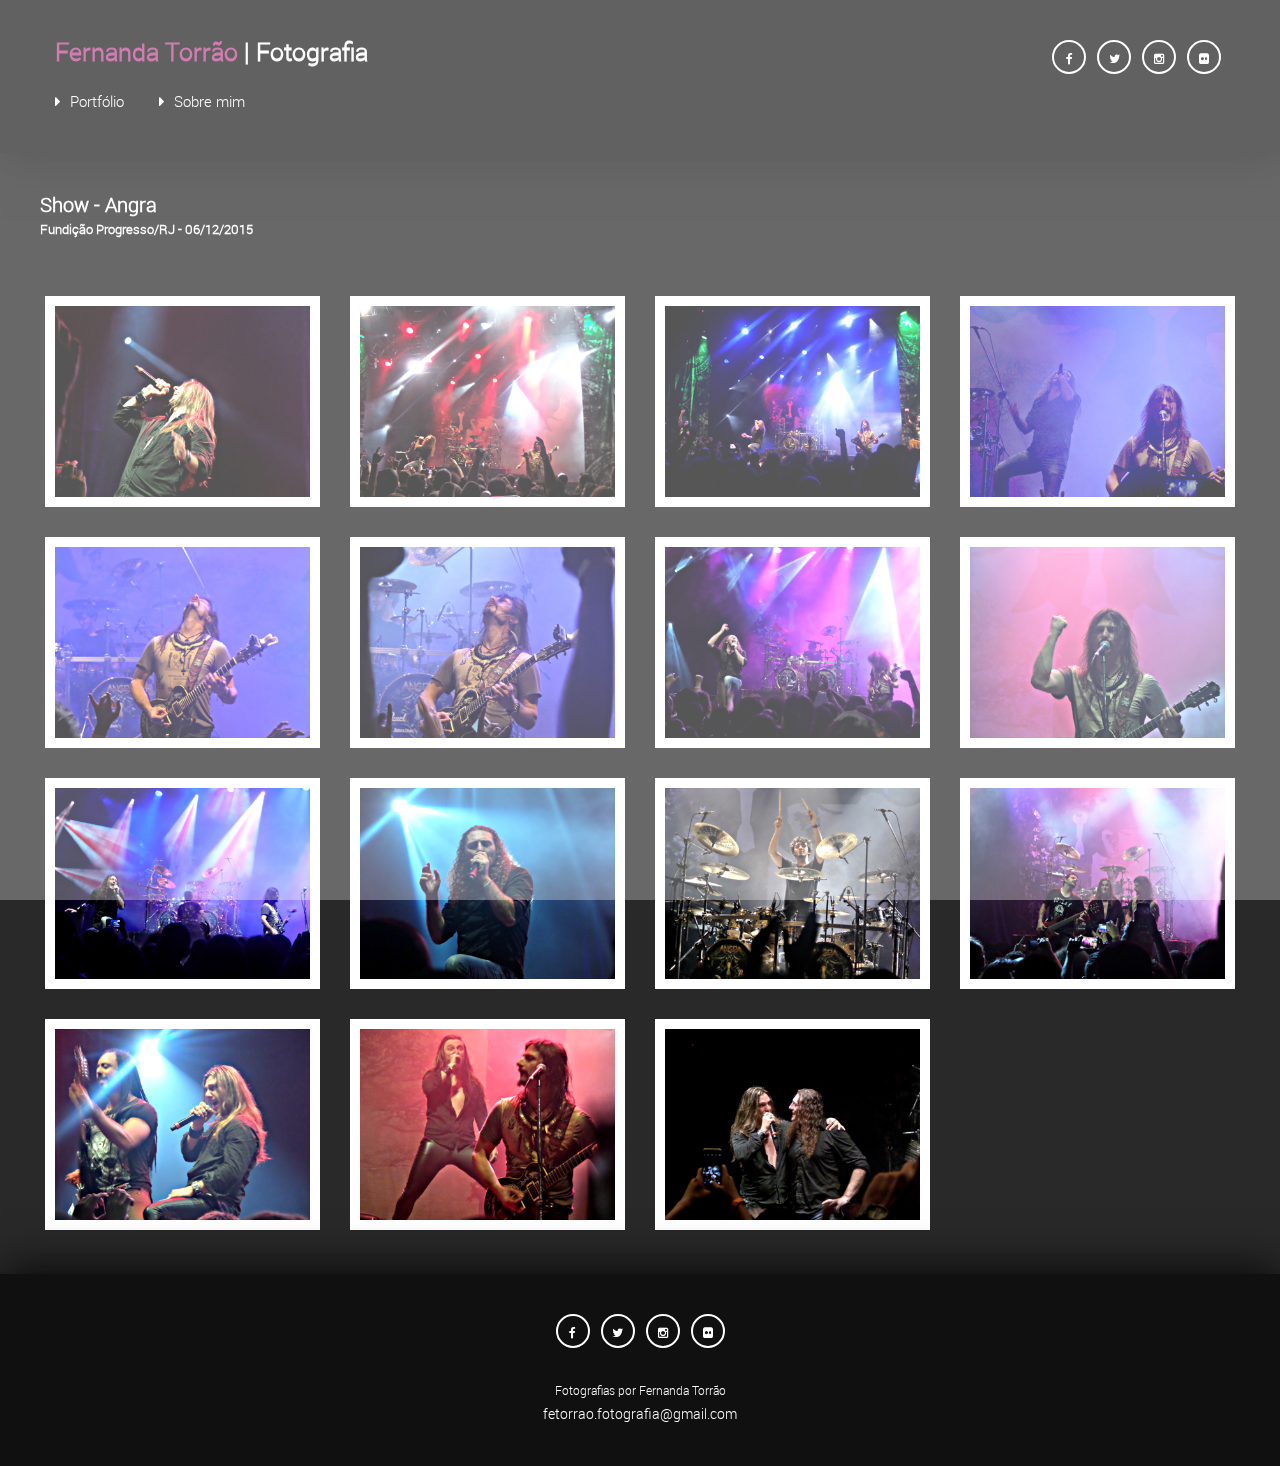
<file: album_show_angra.html>
<!DOCTYPE html>
<!--[if lt IE 7]>      <html class="no-js lt-ie9 lt-ie8 lt-ie7"> <![endif]-->
<!--[if IE 7]>         <html class="no-js lt-ie9 lt-ie8"> <![endif]-->
<!--[if IE 8]>         <html class="no-js lt-ie9"> <![endif]-->
<!--[if gt IE 8]><!--> <html class="no-js"> <!--<![endif]-->
    <head>
        <meta charset="utf-8">
        <meta http-equiv="X-UA-Compatible" content="IE=edge">
        <title>Fernanda Torrão - Fotografia</title>
        <meta name="description" content="">
        <meta name="viewport" content="width=device-width, initial-scale=1">

        <link rel='shortcut icon' type='image/x-icon' href='favicon.ico' />
        <link rel="stylesheet" href="css/normalize.css">
        <link rel="stylesheet" href="css/font-awesome.css">
        <link rel="stylesheet" href="css/bootstrap.min.css">
        <link rel="stylesheet" href="css/templatemo-style.css">
        <link rel="stylesheet" type="text/css" href="js/vendor/shadowbox/shadowbox.css">
        <script src="js/vendor/modernizr-2.6.2.min.js"></script>
    </head>
    <body>
        <!--[if lt IE 7]>
            <p class="browsehappy">You are using an <strong>outdated</strong> browser. Please <a href="http://browsehappy.com/">upgrade your browser</a> to improve your experience.</p>
        <![endif]-->

        <div id="loader-wrapper">
            <div id="loader"></div>
        </div>

        <div class="content-bg"></div>
        <div class="bg-overlay"></div>

        <div id="wrapper">
            <!-- SITE TOP -->
            <div class="site-top">
                <div class="site-header clearfix">
                    <div class="container">
                        <span class="site-title"><span class="name-site">Fernanda Torrão</span> | Fotografia</span>

                        <div class="social-icons pull-right">
                            <ul>
                                <li><a href="https://www.facebook.com/fernandatorrao" target="_blank" class="fa fa-facebook"></a></li>
                                <li><a href="https://twitter.com/fetorrao" target="_blank" class="fa fa-twitter"></a></li>
                                <li><a href="https://www.instagram.com/fetorrao/" target="_blank" class="fa fa-instagram"></a></li>
                                <li><a href="https://www.flickr.com/photos/133126302@N06/" target="_blank" class="fa fa-flickr"></a></li>
                            </ul>
                        </div>

                        <div class="menu-container">
                            <ul class="top-menu">
                                <li>
        							<a href="index.html"><i class="fa fa-caret-right"></i> Portfólio</a>
        						</li>
        						<li>
        							<a href="about.html"><i class="fa fa-caret-right"></i> Sobre mim</a>
        						</li>
        					</ul>
                        </div>

                    </div>
                </div> <!-- .site-header -->
            </div> <!-- .site-top -->

            <!-- MAIN POSTS -->
            <div class="main-posts">
                <div class="container-title">
                    Show - Angra
                    <p>Fundição Progresso/RJ - 06/12/2015</p>
                </div>
                <div class="container">
                    <div class="row posts-row">
                        <div class="blog-masonry masonry-true">
                            <div class="post-masonry col-md-3 col-sm-6">
                                <div class="post-thumb">
                                    <a href="images/angra/capa_hd.png" rel="shadowbox[fotos]" title="Foto 1">
                                        <img src="images/angra/capa.png" alt="Foto 1" title="Foto 1">
                                    </a>
                                </div>
                            </div> <!-- /.post-masonry -->

                            <div class="post-masonry col-md-3 col-sm-6">
                                <div class="post-thumb">
                                    <a href="images/angra/1_e_hd.png" rel="shadowbox[fotos]" title="Foto 2">
                                        <img src="images/angra/1_e.png" alt="Foto 2" title="Foto 2">
                                    </a>
                                </div>
                            </div> <!-- /.post-masonry -->

                            <div class="post-masonry col-md-3 col-sm-6">
                                <div class="post-thumb">
                                    <a href="images/angra/2_e_hd.png" rel="shadowbox[fotos]" title="Foto 3">
                                        <img src="images/angra/2_e.png" alt="Foto 3" title="Foto 3">
                                    </a>
                                </div>
                            </div> <!-- /.post-masonry -->

                            <div class="post-masonry col-md-3 col-sm-6">
                                <div class="post-thumb">
                                    <a href="images/angra/3_e_hd.png" rel="shadowbox[fotos]" title="Foto 4">
                                        <img src="images/angra/3_e.png" alt="Foto 4" title="Foto 4">
                                    </a>
                                </div>
                            </div> <!-- /.post-masonry -->

                            <div class="post-masonry col-md-3 col-sm-6">
                                <div class="post-thumb">
                                    <a href="images/angra/4_e_hd.png" rel="shadowbox[fotos]" title="Foto 5">
                                        <img src="images/angra/4_e.png" alt="Foto 5" title="Foto 5">
                                    </a>
                                </div>
                            </div> <!-- /.post-masonry -->

                            <div class="post-masonry col-md-3 col-sm-6">
                                <div class="post-thumb">
                                    <a href="images/angra/5_e_hd.png" rel="shadowbox[fotos]" title="Foto 6">
                                        <img src="images/angra/5_e.png" alt="Foto 6" title="Foto 6">
                                    </a>
                                </div>
                            </div> <!-- /.post-masonry -->

                            <div class="post-masonry col-md-3 col-sm-6">
                                <div class="post-thumb">
                                    <a href="images/angra/6_e_hd.png" rel="shadowbox[fotos]" title="Foto 7">
                                        <img src="images/angra/6_e.png" alt="Foto 7" title="Foto 7">
                                    </a>
                                </div>
                            </div> <!-- /.post-masonry -->

                            <div class="post-masonry col-md-3 col-sm-6">
                                <div class="post-thumb">
                                    <a href="images/angra/8_e_hd.png" rel="shadowbox[fotos]" title="Foto 8">
                                        <img src="images/angra/8_e.png" alt="Foto 8" title="Foto 8">
                                    </a>
                                </div>
                            </div> <!-- /.post-masonry -->

                            <div class="post-masonry col-md-3 col-sm-6">
                                <div class="post-thumb">
                                    <a href="images/angra/9_e_hd.png" rel="shadowbox[fotos]" title="Foto 9">
                                        <img src="images/angra/9_e.png" alt="Foto 9" title="Foto 9">
                                    </a>
                                </div>
                            </div> <!-- /.post-masonry -->

                            <div class="post-masonry col-md-3 col-sm-6">
                                <div class="post-thumb">
                                    <a href="images/angra/10_e_hd.png" rel="shadowbox[fotos]" title="Foto 10">
                                        <img src="images/angra/10_e.png" alt="Foto 10" title="Foto 10">
                                    </a>
                                </div>
                            </div> <!-- /.post-masonry -->

                            <div class="post-masonry col-md-3 col-sm-6">
                                <div class="post-thumb">
                                    <a href="images/angra/11_e_hd.png" rel="shadowbox[fotos]" title="Foto 11">
                                        <img src="images/angra/11_e.png" alt="Foto 11" title="Foto 11">
                                    </a>
                                </div>
                            </div> <!-- /.post-masonry -->

                            <div class="post-masonry col-md-3 col-sm-6">
                                <div class="post-thumb">
                                    <a href="images/angra/12_e_hd.png" rel="shadowbox[fotos]" title="Foto 12">
                                        <img src="images/angra/12_e.png" alt="Foto 12" title="Foto 12">
                                    </a>
                                </div>
                            </div> <!-- /.post-masonry -->

                            <div class="post-masonry col-md-3 col-sm-6">
                                <div class="post-thumb">
                                    <a href="images/angra/14_e_hd.png" rel="shadowbox[fotos]" title="Foto 13">
                                        <img src="images/angra/14_e.png" alt="Foto 13" title="Foto 13">
                                    </a>
                                </div>
                            </div> <!-- /.post-masonry -->

                            <div class="post-masonry col-md-3 col-sm-6">
                                <div class="post-thumb">
                                    <a href="images/angra/15_e_hd.png" rel="shadowbox[fotos]" title="Foto 14">
                                        <img src="images/angra/15_e.png" alt="Foto 14" title="Foto 14">
                                    </a>
                                </div>
                            </div> <!-- /.post-masonry -->

                            <div class="post-masonry col-md-3 col-sm-6">
                                <div class="post-thumb">
                                    <a href="images/angra/16_e_hd.png" rel="shadowbox[fotos]" title="Foto 15">
                                        <img src="images/angra/16_e.png" alt="Foto 15" title="Foto 15">
                                    </a>
                                </div>
                            </div> <!-- /.post-masonry -->
                        </div>
                    </div>
                </div>
            </div>

            <!-- FOOTER -->
            <footer class="site-footer">
                <div class="container">
                    <div class="row">
                        <div class="col-md-12 text-center">
                            <div class="social-icons">
                                <ul>
                                    <li><a href="https://www.facebook.com/fernandatorrao" target="_blank" class="fa fa-facebook"></a></li>
                                    <li><a href="https://twitter.com/fetorrao" target="_blank" class="fa fa-twitter"></a></li>
                                    <li><a href="https://www.instagram.com/fetorrao/" target="_blank" class="fa fa-instagram"></a></li>
                                    <li><a href="https://www.flickr.com/photos/133126302@N06/" target="_blank" class="fa fa-flickr"></a></li>
                                </ul>
                            </div>
                        </div>
                    </div>
                    <div class="row">
                        <div class="col-md-12 text-center">
                            <p class="copyright-text">Fotografias por Fernanda Torrão</p>
                            <span>fetorrao.fotografia@gmail.com</span>
                        </div>
                    </div>
                </div>
            </footer>
        </div>

        <script src="js/vendor/jquery-1.10.2.min.js"></script>
        <script src="js/plugins.js"></script>
        <script type="text/javascript" src="js/vendor/shadowbox/shadowbox.js"></script>
        <script src="js/main.js"></script>
        <script src="js/albuns.js"></script>

        <!-- Preloader -->
        <script type="text/javascript">
            //<![CDATA[
            $(window).load(function() { // makes sure the whole site is loaded
                $('#loader').fadeOut(); // will first fade out the loading animation
                    $('#loader-wrapper').delay(350).fadeOut('slow'); // will fade out the white DIV that covers the website.
                $('body').delay(350).css({'overflow-y':'visible'});
            })
            //]]>
        </script>
    </body>
</html>
</file>
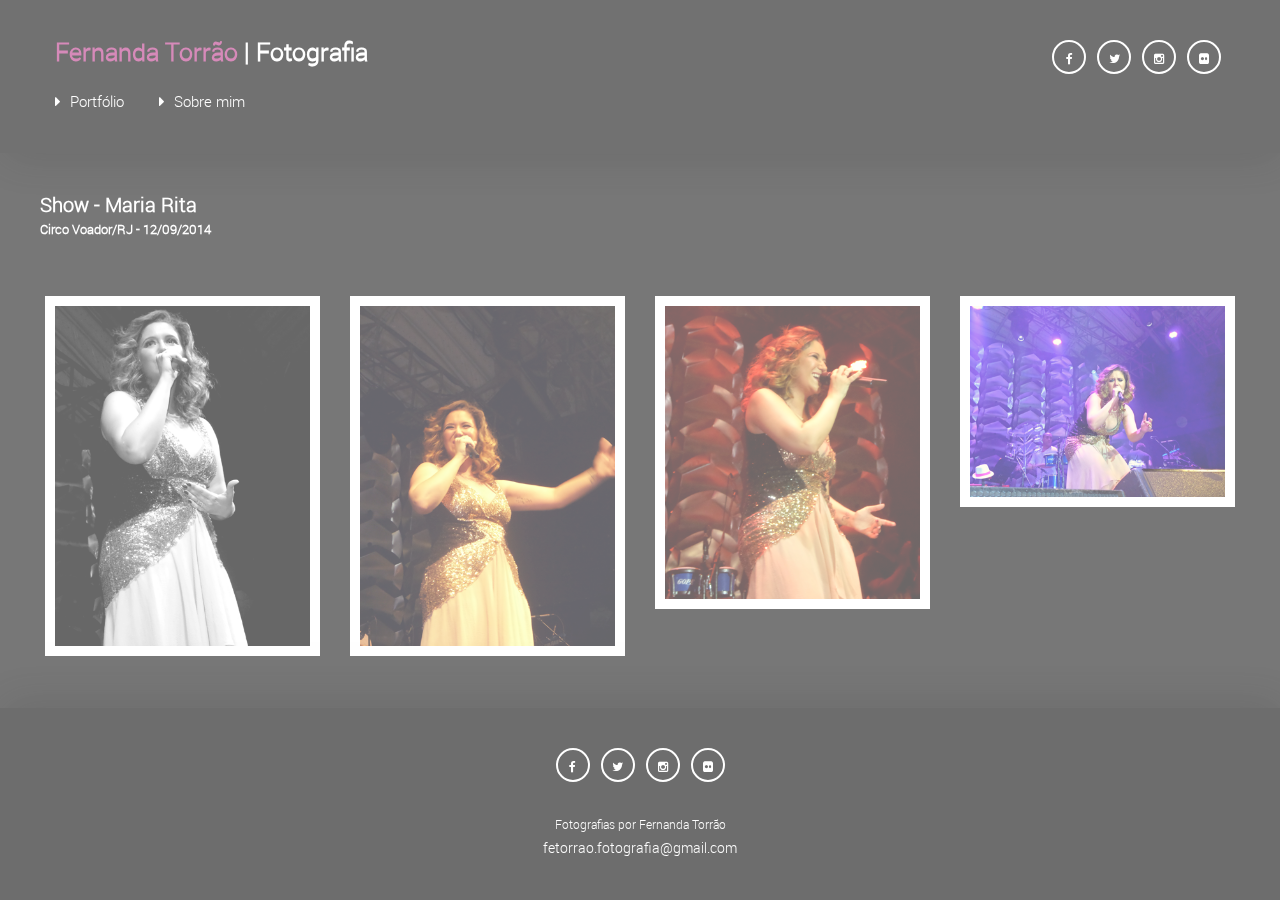
<file: album_show_maria_rita.html>
<!DOCTYPE html>
<!--[if lt IE 7]>      <html class="no-js lt-ie9 lt-ie8 lt-ie7"> <![endif]-->
<!--[if IE 7]>         <html class="no-js lt-ie9 lt-ie8"> <![endif]-->
<!--[if IE 8]>         <html class="no-js lt-ie9"> <![endif]-->
<!--[if gt IE 8]><!--> <html class="no-js"> <!--<![endif]-->
    <head>
        <meta charset="utf-8">
        <meta http-equiv="X-UA-Compatible" content="IE=edge">
        <title>Fernanda Torrão - Fotografia</title>
        <meta name="description" content="">
        <meta name="viewport" content="width=device-width, initial-scale=1">

        <link rel='shortcut icon' type='image/x-icon' href='favicon.ico' />
        <link rel="stylesheet" href="css/normalize.css">
        <link rel="stylesheet" href="css/font-awesome.css">
        <link rel="stylesheet" href="css/bootstrap.min.css">
        <link rel="stylesheet" href="css/templatemo-style.css">
        <link rel="stylesheet" type="text/css" href="js/vendor/shadowbox/shadowbox.css">
        <script src="js/vendor/modernizr-2.6.2.min.js"></script>
    </head>
    <body>
        <!--[if lt IE 7]>
            <p class="browsehappy">You are using an <strong>outdated</strong> browser. Please <a href="http://browsehappy.com/">upgrade your browser</a> to improve your experience.</p>
        <![endif]-->

        <div id="loader-wrapper">
            <div id="loader"></div>
        </div>

        <div class="content-bg"></div>
        <div class="bg-overlay"></div>

        <div id="wrapper">
            <!-- SITE TOP -->
            <div class="site-top">
                <div class="site-header clearfix">
                    <div class="container">
                        <span class="site-title"><span class="name-site">Fernanda Torrão</span> | Fotografia</span>

                        <div class="social-icons pull-right">
                            <ul>
                                <li><a href="https://www.facebook.com/fernandatorrao" target="_blank" class="fa fa-facebook"></a></li>
                                <li><a href="https://twitter.com/fetorrao" target="_blank" class="fa fa-twitter"></a></li>
                                <li><a href="https://www.instagram.com/fetorrao/" target="_blank" class="fa fa-instagram"></a></li>
                                <li><a href="https://www.flickr.com/photos/133126302@N06/" target="_blank" class="fa fa-flickr"></a></li>
                            </ul>
                        </div>

                        <div class="menu-container">
                            <ul class="top-menu">
                                <li>
        							<a href="index.html"><i class="fa fa-caret-right"></i> Portfólio</a>
        						</li>
        						<li>
        							<a href="about.html"><i class="fa fa-caret-right"></i> Sobre mim</a>
        						</li>
        					</ul>
                        </div>

                    </div>
                </div> <!-- .site-header -->
            </div> <!-- .site-top -->

            <!-- MAIN POSTS -->
            <div class="main-posts">
                <div class="container-title">
                    Show - Maria Rita
                    <p>Circo Voador/RJ - 12/09/2014</p>
                </div>
                <div class="container">
                    <div class="row posts-row">
                        <div class="blog-masonry masonry-true">
                            <div class="post-masonry col-md-3 col-sm-6">
                                <div class="post-thumb">
                                    <a href="images/maria_rita/capa_hd.png" rel="shadowbox[fotos]" title="Foto 1">
                                        <img src="images/maria_rita/capa.png" alt="Foto 1" title="Foto 1">
                                    </a>
                                </div>
                            </div> <!-- /.post-masonry -->

                            <div class="post-masonry col-md-3 col-sm-6">
                                <div class="post-thumb">
                                    <a href="images/maria_rita/BeFunky_null_2_hd.png" rel="shadowbox[fotos]" title="Foto 2">
                                        <img src="images/maria_rita/BeFunky_null_2.png" alt="Foto 2" title="Foto 2">
                                    </a>
                                </div>
                            </div> <!-- /.post-masonry -->

                            <div class="post-masonry col-md-3 col-sm-6">
                                <div class="post-thumb">
                                    <a href="images/maria_rita/SAM_0869_hd.png" rel="shadowbox[fotos]" title="Foto 3">
                                        <img src="images/maria_rita/SAM_0869.png" alt="Foto 3" title="Foto 3">
                                    </a>
                                </div>
                            </div> <!-- /.post-masonry -->

                            <div class="post-masonry col-md-3 col-sm-6">
                                <div class="post-thumb">
                                    <a href="images/maria_rita/SAM_0875_hd.png" rel="shadowbox[fotos]" title="Foto 4">
                                        <img src="images/maria_rita/SAM_0875.png" alt="Foto 4" title="Foto 4">
                                    </a>
                                </div>
                            </div> <!-- /.post-masonry -->

                        </div>
                    </div>
                </div>
            </div>

            <!-- FOOTER -->
            <footer class="site-footer">
                <div class="container">
                    <div class="row">
                        <div class="col-md-12 text-center">
                            <div class="social-icons">
                                <ul>
                                    <li><a href="https://www.facebook.com/fernandatorrao" target="_blank" class="fa fa-facebook"></a></li>
                                    <li><a href="https://twitter.com/fetorrao" target="_blank" class="fa fa-twitter"></a></li>
                                    <li><a href="https://www.instagram.com/fetorrao/" target="_blank" class="fa fa-instagram"></a></li>
                                    <li><a href="https://www.flickr.com/photos/133126302@N06/" target="_blank" class="fa fa-flickr"></a></li>
                                </ul>
                            </div>
                        </div>
                    </div>
                    <div class="row">
                        <div class="col-md-12 text-center">
                            <p class="copyright-text">Fotografias por Fernanda Torrão</p>
                            <span>fetorrao.fotografia@gmail.com</span>
                        </div>
                    </div>
                </div>
            </footer>
        </div>

        <script src="js/vendor/jquery-1.10.2.min.js"></script>
        <script src="js/plugins.js"></script>
        <script type="text/javascript" src="js/vendor/shadowbox/shadowbox.js"></script>
        <script src="js/main.js"></script>
        <script src="js/albuns.js"></script>

        <!-- Preloader -->
        <script type="text/javascript">
            //<![CDATA[
            $(window).load(function() { // makes sure the whole site is loaded
                $('#loader').fadeOut(); // will first fade out the loading animation
                    $('#loader-wrapper').delay(350).fadeOut('slow'); // will fade out the white DIV that covers the website.
                $('body').delay(350).css({'overflow-y':'visible'});
            })
            //]]>
        </script>
    </body>
</html>
</file>
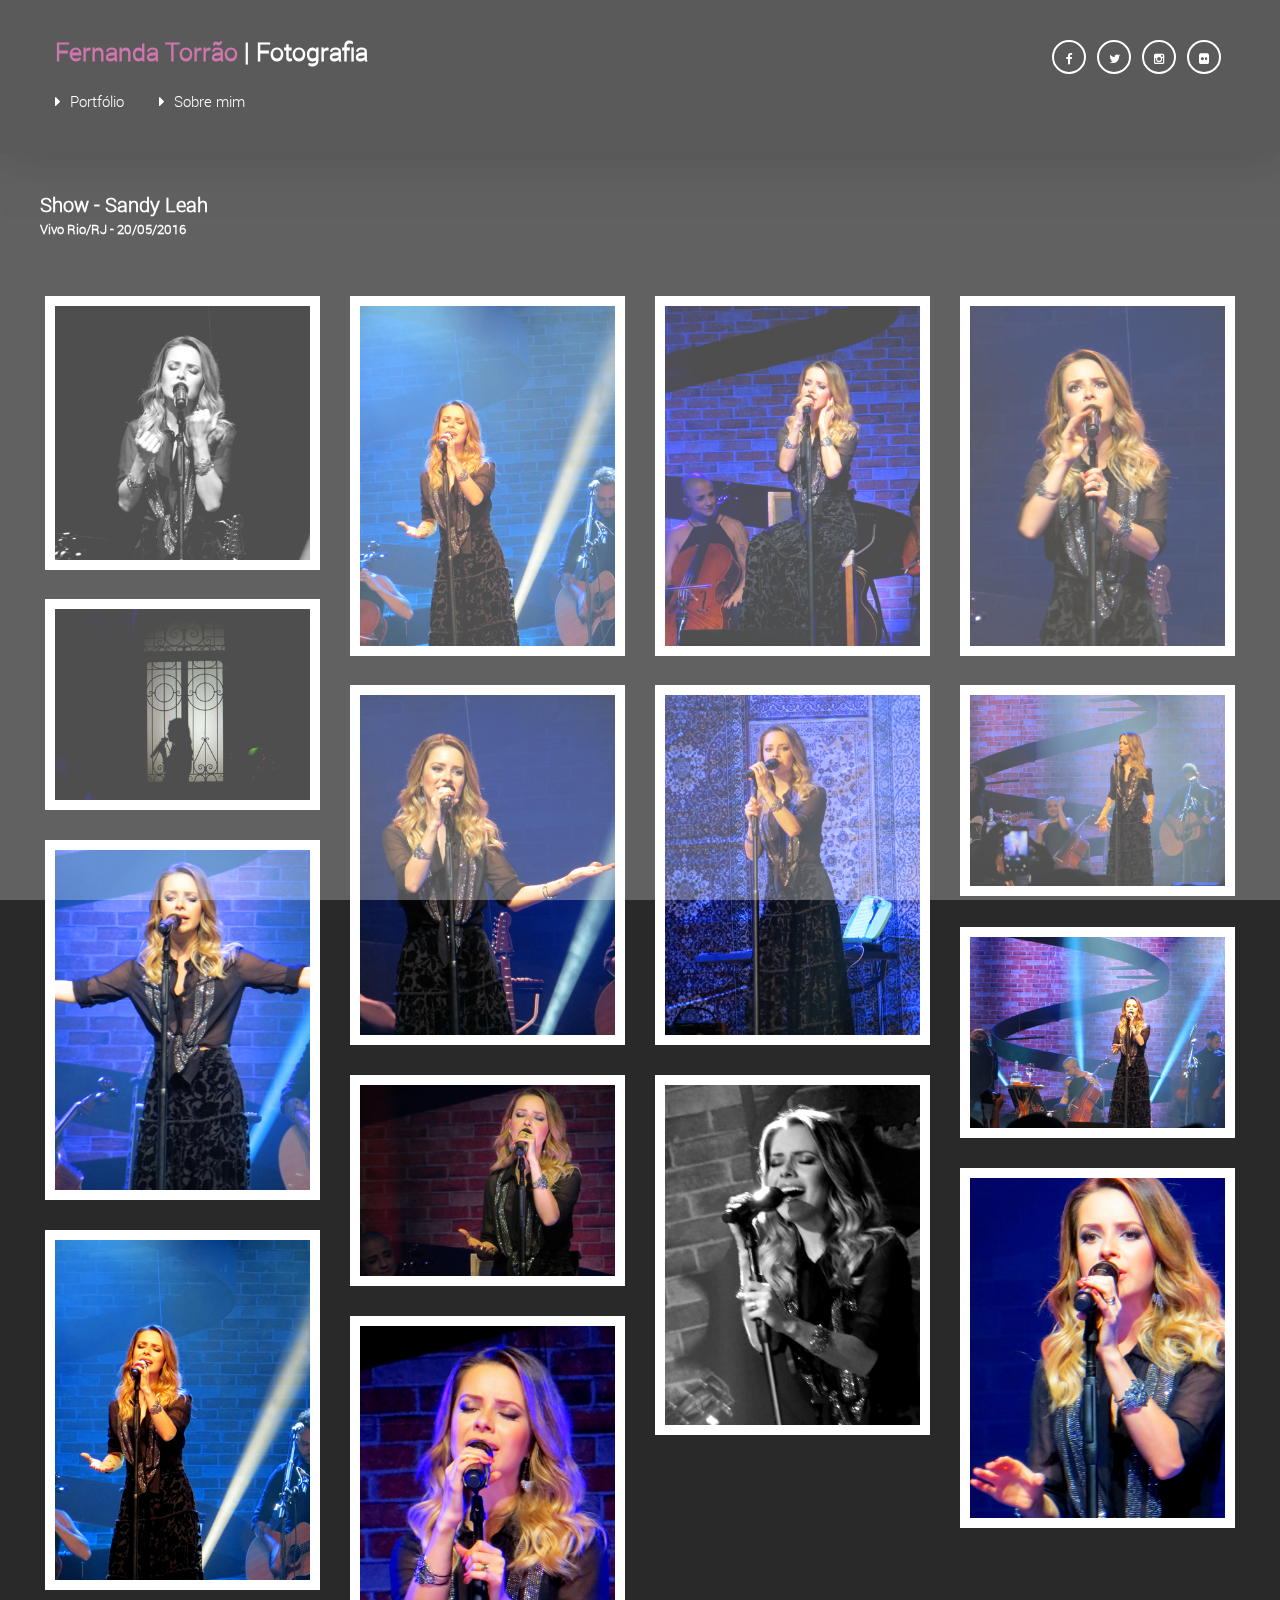
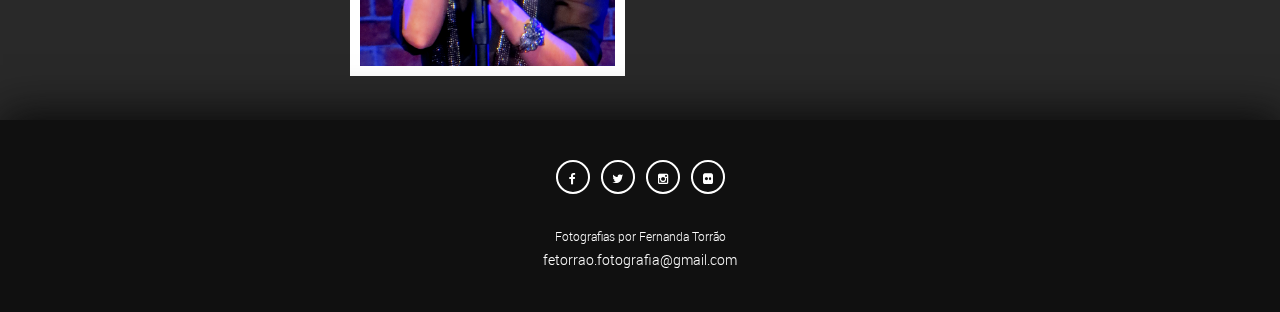
<file: album_show_sandy_leah.html>
<!DOCTYPE html>
<!--[if lt IE 7]>      <html class="no-js lt-ie9 lt-ie8 lt-ie7"> <![endif]-->
<!--[if IE 7]>         <html class="no-js lt-ie9 lt-ie8"> <![endif]-->
<!--[if IE 8]>         <html class="no-js lt-ie9"> <![endif]-->
<!--[if gt IE 8]><!--> <html class="no-js"> <!--<![endif]-->
    <head>
        <meta charset="utf-8">
        <meta http-equiv="X-UA-Compatible" content="IE=edge">
        <title>Fernanda Torrão - Fotografia</title>
        <meta name="description" content="">
        <meta name="viewport" content="width=device-width, initial-scale=1">

        <link rel='shortcut icon' type='image/x-icon' href='favicon.ico' />
        <link rel="stylesheet" href="css/normalize.css">
        <link rel="stylesheet" href="css/font-awesome.css">
        <link rel="stylesheet" href="css/bootstrap.min.css">
        <link rel="stylesheet" href="css/templatemo-style.css">
        <link rel="stylesheet" type="text/css" href="js/vendor/shadowbox/shadowbox.css">
        <script src="js/vendor/modernizr-2.6.2.min.js"></script>
    </head>
    <body>
        <!--[if lt IE 7]>
            <p class="browsehappy">You are using an <strong>outdated</strong> browser. Please <a href="http://browsehappy.com/">upgrade your browser</a> to improve your experience.</p>
        <![endif]-->

        <div id="loader-wrapper">
            <div id="loader"></div>
        </div>

        <div class="content-bg"></div>
        <div class="bg-overlay"></div>

        <div id="wrapper">
            <!-- SITE TOP -->
            <div class="site-top">
                <div class="site-header clearfix">
                    <div class="container">
                        <span class="site-title"><span class="name-site">Fernanda Torrão</span> | Fotografia</span>

                        <div class="social-icons pull-right">
                            <ul>
                                <li><a href="https://www.facebook.com/fernandatorrao" target="_blank" class="fa fa-facebook"></a></li>
                                <li><a href="https://twitter.com/fetorrao" target="_blank" class="fa fa-twitter"></a></li>
                                <li><a href="https://www.instagram.com/fetorrao/" target="_blank" class="fa fa-instagram"></a></li>
                                <li><a href="https://www.flickr.com/photos/133126302@N06/" target="_blank" class="fa fa-flickr"></a></li>
                            </ul>
                        </div>

                        <div class="menu-container">
                            <ul class="top-menu">
                                <li>
        							<a href="index.html"><i class="fa fa-caret-right"></i> Portfólio</a>
        						</li>
        						<li>
        							<a href="about.html"><i class="fa fa-caret-right"></i> Sobre mim</a>
        						</li>
        					</ul>
                        </div>

                    </div>
                </div> <!-- .site-header -->
            </div> <!-- .site-top -->

            <!-- MAIN POSTS -->
            <div class="main-posts">
                <div class="container-title">
                    Show - Sandy Leah
                    <p>Vivo Rio/RJ - 20/05/2016</p>
                </div>
                <div class="container">
                    <div class="row posts-row">
                        <div class="blog-masonry masonry-true">
                            <div class="post-masonry col-md-3 col-sm-6">
                                <div class="post-thumb">
                                    <a href="images/sandy_leah/capa_hd.png" rel="shadowbox[fotos]" title="Foto 1">
                                        <img src="images/sandy_leah/capa.png" alt="Foto 1" title="Foto 1">
                                    </a>
                                </div>
                            </div> <!-- /.post-masonry -->

                            <div class="post-masonry col-md-3 col-sm-6">
                                <div class="post-thumb">
                                    <a href="images/sandy_leah/fIMG_3662_hd.png" rel="shadowbox[fotos]" title="Foto 2">
                                        <img src="images/sandy_leah/fIMG_3662.png" alt="Foto 2" title="Foto 2">
                                    </a>
                                </div>
                            </div> <!-- /.post-masonry -->

                            <div class="post-masonry col-md-3 col-sm-6">
                                <div class="post-thumb">
                                    <a href="images/sandy_leah/fIMG_3663_hd.png" rel="shadowbox[fotos]" title="Foto 3">
                                        <img src="images/sandy_leah/fIMG_3663.png" alt="Foto 3" title="Foto 3">
                                    </a>
                                </div>
                            </div> <!-- /.post-masonry -->

                            <div class="post-masonry col-md-3 col-sm-6">
                                <div class="post-thumb">
                                    <a href="images/sandy_leah/IMG_3607_hd.png" rel="shadowbox[fotos]" title="Foto 4">
                                        <img src="images/sandy_leah/IMG_3607.png" alt="Foto 4" title="Foto 4">
                                    </a>
                                </div>
                            </div> <!-- /.post-masonry -->

                            <div class="post-masonry col-md-3 col-sm-6">
                                <div class="post-thumb">
                                    <a href="images/sandy_leah/IMG_3607-n_hd.png" rel="shadowbox[fotos]" title="Foto 5">
                                        <img src="images/sandy_leah/IMG_3607-n.png" alt="Foto 5" title="Foto 5">
                                    </a>
                                </div>
                            </div> <!-- /.post-masonry -->

                            <div class="post-masonry col-md-3 col-sm-6">
                                <div class="post-thumb">
                                    <a href="images/sandy_leah/IMG_3608_hd.png" rel="shadowbox[fotos]" title="Foto 6">
                                        <img src="images/sandy_leah/IMG_3608.png" alt="Foto 6" title="Foto 6">
                                    </a>
                                </div>
                            </div> <!-- /.post-masonry -->

                            <div class="post-masonry col-md-3 col-sm-6">
                                <div class="post-thumb">
                                    <a href="images/sandy_leah/v-IMG_3610_hd.png" rel="shadowbox[fotos]" title="Foto 7">
                                        <img src="images/sandy_leah/v-IMG_3610.png" alt="Foto 7" title="Foto 7">
                                    </a>
                                </div>
                            </div> <!-- /.post-masonry -->

                            <div class="post-masonry col-md-3 col-sm-6">
                                <div class="post-thumb">
                                    <a href="images/sandy_leah/v-IMG_3633_hd.png" rel="shadowbox[fotos]" title="Foto 8">
                                        <img src="images/sandy_leah/v-IMG_3633.png" alt="Foto 8" title="Foto 8">
                                    </a>
                                </div>
                            </div> <!-- /.post-masonry -->

                            <div class="post-masonry col-md-3 col-sm-6">
                                <div class="post-thumb">
                                    <a href="images/sandy_leah/v-IMG_3637_hd.png" rel="shadowbox[fotos]" title="Foto 9">
                                        <img src="images/sandy_leah/v-IMG_3637.png" alt="Foto 9" title="Foto 9">
                                    </a>
                                </div>
                            </div> <!-- /.post-masonry -->

                            <div class="post-masonry col-md-3 col-sm-6">
                                <div class="post-thumb">
                                    <a href="images/sandy_leah/v-IMG_3642_hd.png" rel="shadowbox[fotos]" title="Foto 10">
                                        <img src="images/sandy_leah/v-IMG_3642.png" alt="Foto 10" title="Foto 10">
                                    </a>
                                </div>
                            </div> <!-- /.post-masonry -->

                            <div class="post-masonry col-md-3 col-sm-6">
                                <div class="post-thumb">
                                    <a href="images/sandy_leah/v-IMG_3667_hd.png" rel="shadowbox[fotos]" title="Foto 11">
                                        <img src="images/sandy_leah/v-IMG_3667.png" alt="Foto 11" title="Foto 11">
                                    </a>
                                </div>
                            </div> <!-- /.post-masonry -->

                            <div class="post-masonry col-md-3 col-sm-6">
                                <div class="post-thumb">
                                    <a href="images/sandy_leah/vIMG_3622_hd.png" rel="shadowbox[fotos]" title="Foto 12">
                                        <img src="images/sandy_leah/vIMG_3622.png" alt="Foto 12" title="Foto 12">
                                    </a>
                                </div>
                            </div> <!-- /.post-masonry -->

                            <div class="post-masonry col-md-3 col-sm-6">
                                <div class="post-thumb">
                                    <a href="images/sandy_leah/vIMG_3650_hd.png" rel="shadowbox[fotos]" title="Foto 13">
                                        <img src="images/sandy_leah/vIMG_3650.png" alt="Foto 13" title="Foto 13">
                                    </a>
                                </div>
                            </div> <!-- /.post-masonry -->

                            <div class="post-masonry col-md-3 col-sm-6">
                                <div class="post-thumb">
                                    <a href="images/sandy_leah/vIMG_3662_hd.png" rel="shadowbox[fotos]" title="Foto 14">
                                        <img src="images/sandy_leah/vIMG_3662.png" alt="Foto 14" title="Foto 14">
                                    </a>
                                </div>
                            </div> <!-- /.post-masonry -->

                            <div class="post-masonry col-md-3 col-sm-6">
                                <div class="post-thumb">
                                    <a href="images/sandy_leah/vIMG_3664_hd.png" rel="shadowbox[fotos]" title="Foto 15">
                                        <img src="images/sandy_leah/vIMG_3664.png" alt="Foto 15" title="Foto 15">
                                    </a>
                                </div>
                            </div> <!-- /.post-masonry -->
                        </div>
                    </div>
                </div>
            </div>

            <!-- FOOTER -->
            <footer class="site-footer">
                <div class="container">
                    <div class="row">
                        <div class="col-md-12 text-center">
                            <div class="social-icons">
                                <ul>
                                    <li><a href="https://www.facebook.com/fernandatorrao" target="_blank" class="fa fa-facebook"></a></li>
                                    <li><a href="https://twitter.com/fetorrao" target="_blank" class="fa fa-twitter"></a></li>
                                    <li><a href="https://www.instagram.com/fetorrao/" target="_blank" class="fa fa-instagram"></a></li>
                                    <li><a href="https://www.flickr.com/photos/133126302@N06/" target="_blank" class="fa fa-flickr"></a></li>
                                </ul>
                            </div>
                        </div>
                    </div>
                    <div class="row">
                        <div class="col-md-12 text-center">
                            <p class="copyright-text">Fotografias por Fernanda Torrão</p>
                            <span>fetorrao.fotografia@gmail.com</span>
                        </div>
                    </div>
                </div>
            </footer>
        </div>

        <script src="js/vendor/jquery-1.10.2.min.js"></script>
        <script src="js/plugins.js"></script>
        <script type="text/javascript" src="js/vendor/shadowbox/shadowbox.js"></script>
        <script src="js/main.js"></script>
        <script src="js/albuns.js"></script>

        <!-- Preloader -->
        <script type="text/javascript">
            //<![CDATA[
            $(window).load(function() { // makes sure the whole site is loaded
                $('#loader').fadeOut(); // will first fade out the loading animation
                    $('#loader-wrapper').delay(350).fadeOut('slow'); // will fade out the white DIV that covers the website.
                $('body').delay(350).css({'overflow-y':'visible'});
            })
            //]]>
        </script>
    </body>
</html>
</file>
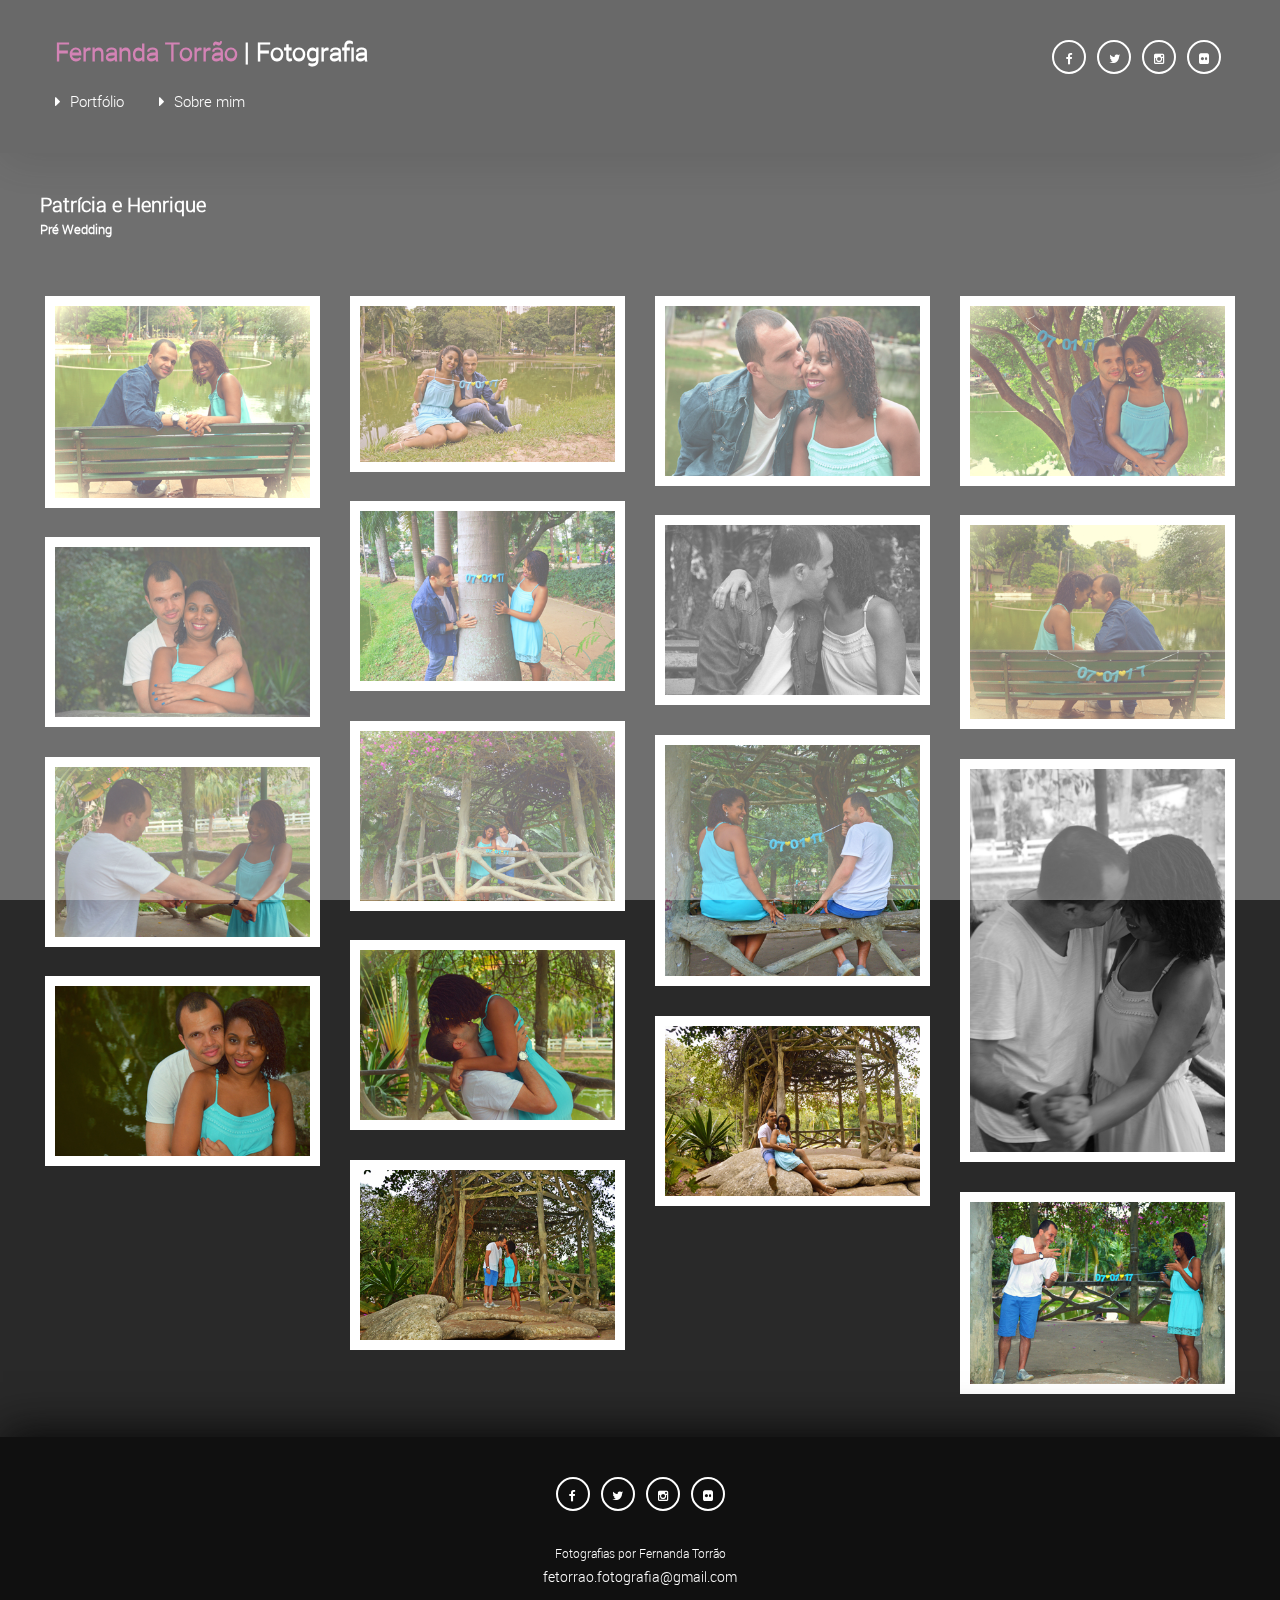
<file: pre_wedding_patricia_henrique.html>
<!DOCTYPE html>
<!--[if lt IE 7]>      <html class="no-js lt-ie9 lt-ie8 lt-ie7"> <![endif]-->
<!--[if IE 7]>         <html class="no-js lt-ie9 lt-ie8"> <![endif]-->
<!--[if IE 8]>         <html class="no-js lt-ie9"> <![endif]-->
<!--[if gt IE 8]><!--> <html class="no-js"> <!--<![endif]-->
    <head>
        <meta charset="utf-8">
        <meta http-equiv="X-UA-Compatible" content="IE=edge">
        <title>Fernanda Torrão - Fotografia</title>
        <meta name="description" content="">
        <meta name="viewport" content="width=device-width, initial-scale=1">

        <link rel='shortcut icon' type='image/x-icon' href='favicon.ico' />
        <link rel="stylesheet" href="css/normalize.css">
        <link rel="stylesheet" href="css/font-awesome.css">
        <link rel="stylesheet" href="css/bootstrap.min.css">
        <link rel="stylesheet" href="css/templatemo-style.css">
        <link rel="stylesheet" type="text/css" href="js/vendor/shadowbox/shadowbox.css">
        <script src="js/vendor/modernizr-2.6.2.min.js"></script>
    </head>
    <body>
        <!--[if lt IE 7]>
            <p class="browsehappy">You are using an <strong>outdated</strong> browser. Please <a href="http://browsehappy.com/">upgrade your browser</a> to improve your experience.</p>
        <![endif]-->

        <div id="loader-wrapper">
            <div id="loader"></div>
        </div>

        <div class="content-bg"></div>
        <div class="bg-overlay"></div>

        <div id="wrapper">
            <!-- SITE TOP -->
            <div class="site-top">
                <div class="site-header clearfix">
                    <div class="container">
                        <span class="site-title"><span class="name-site">Fernanda Torrão</span> | Fotografia</span>

                        <div class="social-icons pull-right">
                            <ul>
                                <li><a href="https://www.facebook.com/fernandatorrao" target="_blank" class="fa fa-facebook"></a></li>
                                <li><a href="https://twitter.com/fetorrao" target="_blank" class="fa fa-twitter"></a></li>
                                <li><a href="https://www.instagram.com/fetorrao/" target="_blank" class="fa fa-instagram"></a></li>
                                <li><a href="https://www.flickr.com/photos/133126302@N06/" target="_blank" class="fa fa-flickr"></a></li>
                            </ul>
                        </div>

                        <div class="menu-container">
                            <ul class="top-menu">
                                <li>
        							<a href="index.html"><i class="fa fa-caret-right"></i> Portfólio</a>
        						</li>
        						<li>
        							<a href="about.html"><i class="fa fa-caret-right"></i> Sobre mim</a>
        						</li>
        					</ul>
                        </div>

                    </div>
                </div> <!-- .site-header -->
            </div> <!-- .site-top -->

            <!-- MAIN POSTS -->
            <div class="main-posts">
                <div class="container-title">
                    Patrícia e Henrique
                    <p>Pré Wedding</p>
                </div>
                <div class="container">
                    <div class="row posts-row">
                        <div class="blog-masonry masonry-true">
                            <div class="post-masonry col-md-3 col-sm-6">
                                <div class="post-thumb">
                                    <a href="images/pre_wedding_patricia_henrique/capa_hd.png" rel="shadowbox[fotos]" title="Foto 1">
                                        <img src="images/pre_wedding_patricia_henrique/capa.png" alt="Foto 1" title="Foto 1">
                                    </a>
                                </div>
                            </div> <!-- /.post-masonry -->
                            <div class="post-masonry col-md-3 col-sm-6">
                                <div class="post-thumb">
                                    <a href="images/pre_wedding_patricia_henrique/DSC_0589_hd.png" rel="shadowbox[fotos]" title="Foto 2">
                                        <img src="images/pre_wedding_patricia_henrique/DSC_0589.png" alt="Foto 2" title="Foto 2">
                                    </a>
                                </div>
                            </div> <!-- /.post-masonry -->
                            <div class="post-masonry col-md-3 col-sm-6">
                                <div class="post-thumb">
                                    <a href="images/pre_wedding_patricia_henrique/DSC_0597 1_hd.png" rel="shadowbox[fotos]" title="Foto 3">
                                        <img src="images/pre_wedding_patricia_henrique/DSC_0597 1.png" alt="Foto 3" title="Foto 3">
                                    </a>
                                </div>
                            </div> <!-- /.post-masonry -->
                            <div class="post-masonry col-md-3 col-sm-6">
                                <div class="post-thumb">
                                    <a href="images/pre_wedding_patricia_henrique/DSC_0613 1_hd.png" rel="shadowbox[fotos]" title="Foto 4">
                                        <img src="images/pre_wedding_patricia_henrique/DSC_0613 1.png" alt="Foto 4" title="Foto 4">
                                    </a>
                                </div>
                            </div> <!-- /.post-masonry -->
                            <div class="post-masonry col-md-3 col-sm-6">
                                <div class="post-thumb">
                                    <a href="images/pre_wedding_patricia_henrique/DSC_0626 1_hd.png" rel="shadowbox[fotos]" title="Foto 5">
                                        <img src="images/pre_wedding_patricia_henrique/DSC_0626 1.png" alt="Foto 5" title="Foto 5">
                                    </a>
                                </div>
                            </div> <!-- /.post-masonry -->
                            <div class="post-masonry col-md-3 col-sm-6">
                                <div class="post-thumb">
                                    <a href="images/pre_wedding_patricia_henrique/DSC_0637_hd.png" rel="shadowbox[fotos]" title="Foto 6">
                                        <img src="images/pre_wedding_patricia_henrique/DSC_0637.png" alt="Foto 6" title="Foto 6">
                                    </a>
                                </div>
                            </div> <!-- /.post-masonry -->
                            <div class="post-masonry col-md-3 col-sm-6">
                                <div class="post-thumb">
                                    <a href="images/pre_wedding_patricia_henrique/DSC_0653 1_hd.png" rel="shadowbox[fotos]" title="Foto 7">
                                        <img src="images/pre_wedding_patricia_henrique/DSC_0653 1.png" alt="Foto 7" title="Foto 7">
                                    </a>
                                </div>
                            </div> <!-- /.post-masonry -->
                            <div class="post-masonry col-md-3 col-sm-6">
                                <div class="post-thumb">
                                    <a href="images/pre_wedding_patricia_henrique/DSC_0697_hd.png" rel="shadowbox[fotos]" title="Foto 8">
                                        <img src="images/pre_wedding_patricia_henrique/DSC_0697.png" alt="Foto 8" title="Foto 8">
                                    </a>
                                </div>
                            </div> <!-- /.post-masonry -->
                            <div class="post-masonry col-md-3 col-sm-6">
                                <div class="post-thumb">
                                    <a href="images/pre_wedding_patricia_henrique/DSC_0703_hd.png" rel="shadowbox[fotos]" title="Foto 9">
                                        <img src="images/pre_wedding_patricia_henrique/DSC_0703.png" alt="Foto 9" title="Foto 9">
                                    </a>
                                </div>
                            </div> <!-- /.post-masonry -->
                            <div class="post-masonry col-md-3 col-sm-6">
                                <div class="post-thumb">
                                    <a href="images/pre_wedding_patricia_henrique/DSC_0716_hd.png" rel="shadowbox[fotos]" title="Foto 10">
                                        <img src="images/pre_wedding_patricia_henrique/DSC_0716.png" alt="Foto 10" title="Foto 10">
                                    </a>
                                </div>
                            </div> <!-- /.post-masonry -->
                            <div class="post-masonry col-md-3 col-sm-6">
                                <div class="post-thumb">
                                    <a href="images/pre_wedding_patricia_henrique/DSC_0733_hd.png" rel="shadowbox[fotos]" title="Foto 11">
                                        <img src="images/pre_wedding_patricia_henrique/DSC_0733.png" alt="Foto 11" title="Foto 11">
                                    </a>
                                </div>
                            </div> <!-- /.post-masonry -->
                            <div class="post-masonry col-md-3 col-sm-6">
                                <div class="post-thumb">
                                    <a href="images/pre_wedding_patricia_henrique/DSC_0747_hd.png" rel="shadowbox[fotos]" title="Foto 12">
                                        <img src="images/pre_wedding_patricia_henrique/DSC_0747.png" alt="Foto 12" title="Foto 12">
                                    </a>
                                </div>
                            </div> <!-- /.post-masonry -->
                            <div class="post-masonry col-md-3 col-sm-6">
                                <div class="post-thumb">
                                    <a href="images/pre_wedding_patricia_henrique/DSC_0756_hd.png" rel="shadowbox[fotos]" title="Foto 13">
                                        <img src="images/pre_wedding_patricia_henrique/DSC_0756.png" alt="Foto 13" title="Foto 13">
                                    </a>
                                </div>
                            </div> <!-- /.post-masonry -->
                            <div class="post-masonry col-md-3 col-sm-6">
                                <div class="post-thumb">
                                    <a href="images/pre_wedding_patricia_henrique/DSC_0827_hd.png" rel="shadowbox[fotos]" title="Foto 14">
                                        <img src="images/pre_wedding_patricia_henrique/DSC_0827.png" alt="Foto 14" title="Foto 14">
                                    </a>
                                </div>
                            </div> <!-- /.post-masonry -->
                            <div class="post-masonry col-md-3 col-sm-6">
                                <div class="post-thumb">
                                    <a href="images/pre_wedding_patricia_henrique/DSC_0851_hd.png" rel="shadowbox[fotos]" title="Foto 15">
                                        <img src="images/pre_wedding_patricia_henrique/DSC_0851.png" alt="Foto 15" title="Foto 15">
                                    </a>
                                </div>
                            </div> <!-- /.post-masonry -->
                            <div class="post-masonry col-md-3 col-sm-6">
                                <div class="post-thumb">
                                    <a href="images/pre_wedding_patricia_henrique/DSC_0855_hd.png" rel="shadowbox[fotos]" title="Foto 16">
                                        <img src="images/pre_wedding_patricia_henrique/DSC_0855.png" alt="Foto 16" title="Foto 16">
                                    </a>
                                </div>
                            </div> <!-- /.post-masonry -->
                            <div class="post-masonry col-md-3 col-sm-6">
                                <div class="post-thumb">
                                    <a href="images/pre_wedding_patricia_henrique/DSC_0873_hd.png" rel="shadowbox[fotos]" title="Foto 17">
                                        <img src="images/pre_wedding_patricia_henrique/DSC_0873.png" alt="Foto 17" title="Foto 17">
                                    </a>
                                </div>
                            </div> <!-- /.post-masonry -->
                        </div>
                    </div>
                </div>
            </div>

            <!-- FOOTER -->
            <footer class="site-footer">
                <div class="container">
                    <div class="row">
                        <div class="col-md-12 text-center">
                            <div class="social-icons">
                                <ul>
                                    <li><a href="https://www.facebook.com/fernandatorrao" target="_blank" class="fa fa-facebook"></a></li>
                                    <li><a href="https://twitter.com/fetorrao" target="_blank" class="fa fa-twitter"></a></li>
                                    <li><a href="https://www.instagram.com/fetorrao/" target="_blank" class="fa fa-instagram"></a></li>
                                    <li><a href="https://www.flickr.com/photos/133126302@N06/" target="_blank" class="fa fa-flickr"></a></li>
                                </ul>
                            </div>
                        </div>
                    </div>
                    <div class="row">
                        <div class="col-md-12 text-center">
                            <p class="copyright-text">Fotografias por Fernanda Torrão</p>
                            <span>fetorrao.fotografia@gmail.com</span>
                        </div>
                    </div>
                </div>
            </footer>
        </div>

        <script src="js/vendor/jquery-1.10.2.min.js"></script>
        <script src="js/plugins.js"></script>
        <script type="text/javascript" src="js/vendor/shadowbox/shadowbox.js"></script>
        <script src="js/main.js"></script>
        <script src="js/albuns.js"></script>

        <!-- Preloader -->
        <script type="text/javascript">
            //<![CDATA[
            $(window).load(function() { // makes sure the whole site is loaded
                $('#loader').fadeOut(); // will first fade out the loading animation
                    $('#loader-wrapper').delay(350).fadeOut('slow'); // will fade out the white DIV that covers the website.
                $('body').delay(350).css({'overflow-y':'visible'});
            })
            //]]>
        </script>
    </body>
</html>
</file>
<file: css/templatemo-style.css>
/*
	Masonry Template
	http://www.templatemo.com/preview/templatemo_434_masonry
*/

@font-face {
    font-family: 'robotolight';
    src: url("../fonts/Roboto-Light-webfont.eot");
    src: url("../fonts/Roboto-Light-webfont.eot?#iefix") format("embedded-opentype"),url("../fonts/Roboto-Light-webfont.woff") format("woff"),url("../fonts/Roboto-Light-webfont.ttf") format("truetype"),url("../fonts/Roboto-Light-webfont.svg#robotolight") format("svg");
    font-weight: normal;
    font-style: normal;
}

@font-face {
    font-family:'robotoregular';src:url("../fonts/Roboto-Regular-webfont.eot");src:url("../fonts/Roboto-Regular-webfont.eot?#iefix") format("embedded-opentype"),url("../fonts/Roboto-Regular-webfont.woff") format("woff"),url("../fonts/Roboto-Regular-webfont.ttf") format("truetype"),url("../fonts/Roboto-Regular-webfont.svg#robotoregular") format("svg");font-weight:normal;font-style:normal;
}

@font-face {
    font-family:'robotobold';src:url("../fonts/Roboto-Bold-webfont.eot");src:url("../fonts/Roboto-Bold-webfont.eot?#iefix") format("embedded-opentype"),url("../fonts/Roboto-Bold-webfont.woff") format("woff"),url("../fonts/Roboto-Bold-webfont.ttf") format("truetype"),url("../fonts/Roboto-Bold-webfont.svg#robotobold") format("svg");font-weight:normal;font-style:normal;
}

html,body,div,span,applet,object,iframe,h1,h2,h3,h4,h5,h6,p,blockquote,pre,a,abbr,acronym,address,big,cite,code,del,dfn,em,img,ins,kbd,q,s,samp,small,strike,strong,sub,sup,tt,var,b,u,i,center,dl,dt,dd,ol,ul,li,fieldset,form,label,legend,table,caption,tbody,tfoot,thead,tr,th,td,article,aside,canvas,details,embed,figure,figcaption,footer,header,hgroup,menu,nav,output,ruby,section,summary,time,mark,audio,video {
    margin: 0;
    padding: 0;
    border: 0;
    font-size: 100%;
    vertical-align: baseline;
}

html,body {
    height: 100%;
}

.blue {
	color: #6BE;
}

.green {
	color: #6E6;
}

main {
    display: block;
}

body {
    line-height: 1;
}

ol,ul {
    list-style: none;
}

blockquote,q {
    quotes: none;
}

blockquote:before,blockquote:after {
    content: '';
    content: none;
}

table {
    border-collapse: collapse;
    border-spacing: 0;
}

html {
    font-size: 100%;
    -webkit-text-size-adjust: 100%;
    -ms-text-size-adjust: 100%;
}

a:focus {
    outline: none;
}

article,aside,details,figcaption,figure,footer,header,hgroup,nav,section {
    display: block;
}

audio,canvas,video {
    display: inline-block;
    *display: inline;
    *zoom: 1;
}

audio:not([controls]) {
    display: none;
}

sub,sup {
    line-height: 0;
    position: relative;
    vertical-align: baseline;
}

sup {
    top: -.5em;
}

sub {
    bottom: -.25em;
}

img {
    border: 0;
    -ms-interpolation-mode: bicubic;
}

button,input,select,textarea {
    font-size: 100%;
    margin: 0;
    vertical-align: baseline;
    *vertical-align: middle;
}

button,input {
    line-height: normal;
    *overflow: visible;
}

button::-moz-focus-inner,input::-moz-focus-inner {
    border: 0;
    padding: 0;
}

button,input[type="button"],input[type="reset"],input[type="submit"] {
    cursor: pointer;
    -webkit-appearance: button;
}

input[type="search"] {
    -webkit-appearance: textfield;
}

input[type="search"]:-webkit-search-decoration {
    -webkit-appearance: none;
}

textarea {
    overflow: auto;
    vertical-align: top;
}

body {
    font-size: 14px;
    line-height: 24px;
    color: #fff;
    background-color: #292929;
    font-family: 'robotolight';
}

a {
    color: #fff;
    -webkit-transition: all 150ms ease-in-out;
    -moz-transition: all 150ms ease-in-out;
    -ms-transition: all 150ms ease-in-out;
    -o-transition: all 150ms ease-in-out;
    transition: all 150ms ease-in-out;
    text-decoration: none !important;
}

a:hover {
    color: #BA3B8A;
}

h1,h2,h3,h4,h5 {
    color: #fff;
}

h1 {
    font-size: 34px;
    font-weight: 300;
}

h2 {
    font-size: 28px;
    font-weight: normal;
}

h3 {
    font-size: 18px;
    font-weight: 600;
}

h4 {
    font-size: 18px;
    font-weight: 300;
}

h5 {
    font-size: 16px;
    font-weight: normal;
}

::-webkit-input-placeholder {
    color: #fff;
}

:-moz-placeholder {
    color: #fff;
}

::-moz-placeholder {
    color: #fff;
}

:-ms-input-placeholder {
    color: #fff;
}

.content-bg {
    position: fixed;
    height: 100%;
    width: 100%;
    z-index: 0;
}

.bg-overlay {
    background: rgba(0,0,0,0.3);
    position: fixed;
    width: 100%;
    height: 100%;
    z-index: 1;
}

.social-icons a {
    color: #fff;
    width: 34px;
    height: 34px;
    border: 2px solid #fff;
    -webkit-border-radius: 17px;
    border-radius: 17px;
    text-align: center;
    font-size: 12px;
    line-height: 34px;
}

.social-icons a i {
    line-height: 34px;
}

.social-icons a:hover {
    background: #BA3B8A;
    border: 2px solid #BA3B8A;
    color: #fff;
}

.social-icons li {
    display: inline-block;
    margin: 0 4px;
}

.menu-container {
    display: inline-block;
    text-align: left;
    vertical-align: top;
    width: 100%;
}

@media screen and (max-width: 768px) {

    .menu-container, .container-title, .site-header, .social-icons {
        text-align: center;
    }

    .container-title .pagination-container {
        float: none !important;
    }

    .container-title.pagination-bottom {
        margin-bottom: 50px !important;
    }

    .social-icons {
        margin-top: 5px;
        float: none !important;
        display: block;
    }
}

.button {
    padding: 10px 20px;
    display: inline-block;
    outline: 0;
    border: 0;
}

.button.white {
    background: #fff;
    color: #000;
    text-transform: uppercase;
}

#loader-wrapper {
    position: fixed;
    top: 0;
    left: 0;
    width: 100%;
    height: 100%;
    background-color: white;
    z-index: 9999;
}

#loader {
    display: block;
    position: relative;
    left: 50%;
    top: 50%;
    width: 150px;
    height: 150px;
    margin: -75px 0 0 -75px;
    border-radius: 50%;
    border: 3px solid transparent;
    border-top-color: #000;
    -webkit-animation: spin 2s linear infinite;
    animation: spin 2s linear infinite;
}

#loader:before {
    content: "";
    position: absolute;
    top: 5px;
    left: 5px;
    right: 5px;
    bottom: 5px;
    border-radius: 50%;
    border: 3px solid transparent;
    border-top-color: #000;
    -webkit-animation: spin 3s linear infinite;
    animation: spin 3s linear infinite;
}

#loader:after {
    content: "";
    position: absolute;
    top: 15px;
    left: 15px;
    right: 15px;
    bottom: 15px;
    border-radius: 50%;
    border: 3px solid transparent;
    border-top-color: #000;
    -webkit-animation: spin 1.5s linear infinite;
    animation: spin 1.5s linear infinite;
}

@-webkit-keyframes spin {
    0% {
        -webkit-transform: rotate(0deg);
        -ms-transform: rotate(0deg);
        transform: rotate(0deg);
    }

    100% {
        -webkit-transform: rotate(360deg);
        -ms-transform: rotate(360deg);
        transform: rotate(360deg);
    }
}

@keyframes spin {
    0% {
        -webkit-transform: rotate(0deg);
        -ms-transform: rotate(0deg);
        transform: rotate(0deg);
    }

    100% {
        -webkit-transform: rotate(360deg);
        -ms-transform: rotate(360deg);
        transform: rotate(360deg);
    }
}

.site-top {
    position: relative;
    z-index: 4;
    background: rgba(0,0,0,0.6);
    margin-bottom: 40px;
}

.site-header {
    padding: 40px;
    background-color: rgba(23, 23, 23, 0.6);
    box-shadow: 3px 6px 40px #0a0a0a;
    -webkit-box-shadow: 3px 6px 40px #0a0a0a;
    -moz-box-shadow: 3px 6px 40px #0a0a0a;
}

.site-brand {
    color: #fff;
    text-transform: uppercase;
    font-size: 18px;
}

.site-brand strong {
    font-size: 24px;
    font-family: 'robotobold';
}

@media screen and (max-width: 768px) {
    .site-brand {
        float: none !important;
        text-align: center;
        display: block;
        margin-bottom: 30px;
    }
}

.site-banner {
    padding: 25px 0 15px 0;
}

.site-banner h2 {
    font-size: 32px;
    font-family: 'robotobold';
    margin-bottom: 30px;
}

.subscribe-form {
    margin-top: 40px;
}

.subscribe-form #subscribe-email {
    width: 100%;
    padding: 10px;
    background: transparent;
    border: 1px solid #fff;
    outline: 0;
}

@media screen and (max-width: 768px) {
    .subscribe-form #subscribe-email {
        margin-bottom: 20px;
    }
}


.main-posts {
    position: relative;
    z-index: 6;
    padding-bottom: 200px;
}

.post-masonry {
    margin-bottom: 30px;
}

.post-masonry .post-thumb {
    border: 10px solid #fff;
    overflow: hidden;
    position: relative;
}

.post-masonry .post-thumb img {
    width: 100%;
    display: block;
}

.post-masonry .post-thumb .title-over {
    position: absolute;
    bottom: 0;
    left: 0;
    width: 100%;
    background: rgba(0,0,0,0.9);
    padding: 15px 20px;
}

.post-masonry .post-thumb .title-over h4 {
    font-size: 16px;
    font-family: 'robotoregular';
}

.post-masonry .post-thumb .title-over a {
    color: #fff;
}

.post-masonry .post-thumb .post-hover {
    position: absolute;
    width: 100%;
    height: 100%;
    top: 70px;
    left: 0;
    visibility: hidden;
    opacity: 0;
    background: rgba(0,0,0,0.9);
    -webkit-transition: all 150ms ease-in-out;
    -moz-transition: all 150ms ease-in-out;
    -ms-transition: all 150ms ease-in-out;
    -o-transition: all 150ms ease-in-out;
    transition: all 150ms ease-in-out;
}

.post-masonry .post-thumb .post-hover .inside {
    position: relative;
    top: 50%;
    -moz-transform: translateY(-50%);
    -ms-transform: translateY(-50%);
    -webkit-transform: translateY(-50%);
    transform: translateY(-50%);
}

.post-masonry .post-thumb .post-hover h4 {
    font-size: 16px;
    font-family: 'robotoregular';
    margin-bottom: 10px;
}

.post-masonry .post-thumb .post-hover a {
    color: #fff !important;
}

.post-masonry .post-thumb a, .post-masonry .post-thumb a:hover {
    color: #fff !important;
}


.post-masonry .post-thumb .post-hover i {
    display: block;
    margin-bottom: 10px;
}

.post-masonry .post-thumb .post-hover p {
    font-size: 12px;
}

.post-masonry .post-thumb .post-hover span {
    font-size: 12px;
    margin-bottom: 15px;
    display: block;
}

.post-masonry .post-thumb:hover .title-over {
    -webkit-transition: all 150ms ease-in-out;
    -moz-transition: all 150ms ease-in-out;
    -ms-transition: all 150ms ease-in-out;
    -o-transition: all 150ms ease-in-out;
    transition: all 150ms ease-in-out;
    visibility: hidden;
    opacity: 0;
    bottom: -50px;
}

.post-masonry .post-thumb:hover .post-hover {
    top: 0;
    visibility: visible;
    opacity: 1;
}

.site-footer {
    position: absolute;
    bottom: 0;
    z-index: 8;
    background: rgba(0,0,0,0.6);
    padding: 40px 0;
    margin-top: 60px;
    box-shadow: 3px -6px 40px #0a0a0a;
    width: 100%;
}

.site-footer .social-icons {
    margin-bottom: 30px;
}

.copyright-text {
    font-size: 12px;
}

.copyright-text a {
    color: #bfbfbf;
}

/* header */
.name-site, .top-menu li a:hover {
    color: #BA3B8A;
}

.site-title {
    font-weight: 600;
    font-size: 25px;
}

/* general */
.container {
    width: 100% !important;
}

.content-section {
    width: calc(100% - 100px);
    margin: 0 40px;
    display: inline-block;
}

.content-section img {
    width: 300px;
}

.container-title {
    font-weight: 600;
    font-size: 20px;
    padding: 0 40px;
    margin-bottom: 50px;
}

.container-title.pagination-bottom {
    margin-bottom: 80px;
}

.container-title p {
    font-size: 13px;
}

.container-title .pagination-container {
    float: right;
}

.container-title .pagination {
    margin-bottom: 0 !important;
}

.container-title .pagination li a {
    background-color: rgba(23, 23, 23, 0.6);
    border: 1px solid rgba(23, 23, 23, 0.6);
    color: #fff;
}

.container-title .pagination li a:hover, .container-title .pagination li.active a  {
    background-color: #BA3B8A;
    border: 1px solid #BA3B8A;
}

.posts-row {
    padding: 5px 30px;
}

.top-menu {
    vertical-align: middle;
    list-style-type: none;
    margin: 0;
    padding: 0;
    text-align: center;
    display: inline-block;
}

.top-menu li {
    float: left;
    font-size: 1.1em;
    padding: 15px 35px 0px 0;
}

.top-menu i {
    margin-right: 5px;
}

.top-menu li a {
    color: #fff;
    position: relative;
    cursor: pointer;
    display: block;
    text-align: center;
    text-decoration: none;
}

.about-description {
    padding-left: 30px;
    font-size: 18px;
}

#wrapper {
    width: 100%;
    min-height: 100%;
    position: relative;
}

@media screen and (max-width: 435px) {

    .container-title {
        font-weight: 600;
        font-size: 15px;
        padding: 0 40px;
        margin-bottom: 50px;
    }

    .site-title {
        font-weight: 600;
        font-size: 16px;
    }

    .social-icons a {
        width: 25px;
        height: 25px;
        text-align: center;
        font-size: 12px;
        line-height: 23px;
    }
}
</file>
<file: js/vendor/shadowbox/shadowbox.css>
#sb-title-inner,#sb-info-inner,#sb-loading-inner,div.sb-message{font-family:"HelveticaNeue-Light","Helvetica Neue",Helvetica,Arial,sans-serif;font-weight:200;color:#fff;}
#sb-container{position:fixed;margin:0;padding:0;top:0;left:0;z-index:999;text-align:left;visibility:hidden;display:none;}
#sb-overlay{position:relative;height:100%;width:100%;}
#sb-wrapper{position:absolute;visibility:hidden;width:100px;}
#sb-wrapper-inner{position:relative;border:1px solid #303030;overflow:hidden;height:100px;}
#sb-body{position:relative;height:100%;}
#sb-body-inner{position:absolute;height:100%;width:100%;}
#sb-player.html{height:100%;overflow:auto;}
#sb-body img{border:none;}
#sb-loading{position:relative;height:100%;}
#sb-loading-inner{position:absolute;font-size:14px;line-height:24px;height:24px;top:50%;margin-top:-12px;width:100%;text-align:center;}
#sb-loading-inner span{background:url(loading.gif) no-repeat;padding-left:34px;display:inline-block;}
#sb-body,#sb-loading{background-color:#060606;}
#sb-title,#sb-info{position:relative;margin:0;padding:0;overflow:hidden;}
#sb-title,#sb-title-inner{height:26px;line-height:26px;}
#sb-title-inner{font-size:16px;}
#sb-info,#sb-info-inner{height:20px;line-height:20px;}
#sb-info-inner{font-size:12px;}
#sb-nav{float:right;height:16px;padding:2px 0;width:45%;}
#sb-nav a{display:block;float:right;height:16px;width:16px;margin-left:3px;cursor:pointer;background-repeat:no-repeat;}
#sb-nav-close{background-image:url(close.png);}
#sb-nav-next{background-image:url(next.png);}
#sb-nav-previous{background-image:url(previous.png);}
#sb-nav-play{background-image:url(play.png);}
#sb-nav-pause{background-image:url(pause.png);}
#sb-counter{float:left;width:45%;}
#sb-counter a{padding:0 4px 0 0;text-decoration:none;cursor:pointer;color:#fff;}
#sb-counter a.sb-counter-current{text-decoration:underline;}
div.sb-message{font-size:12px;padding:10px;text-align:center;}
div.sb-message a:link,div.sb-message a:visited{color:#fff;text-decoration:underline;}
</file>
